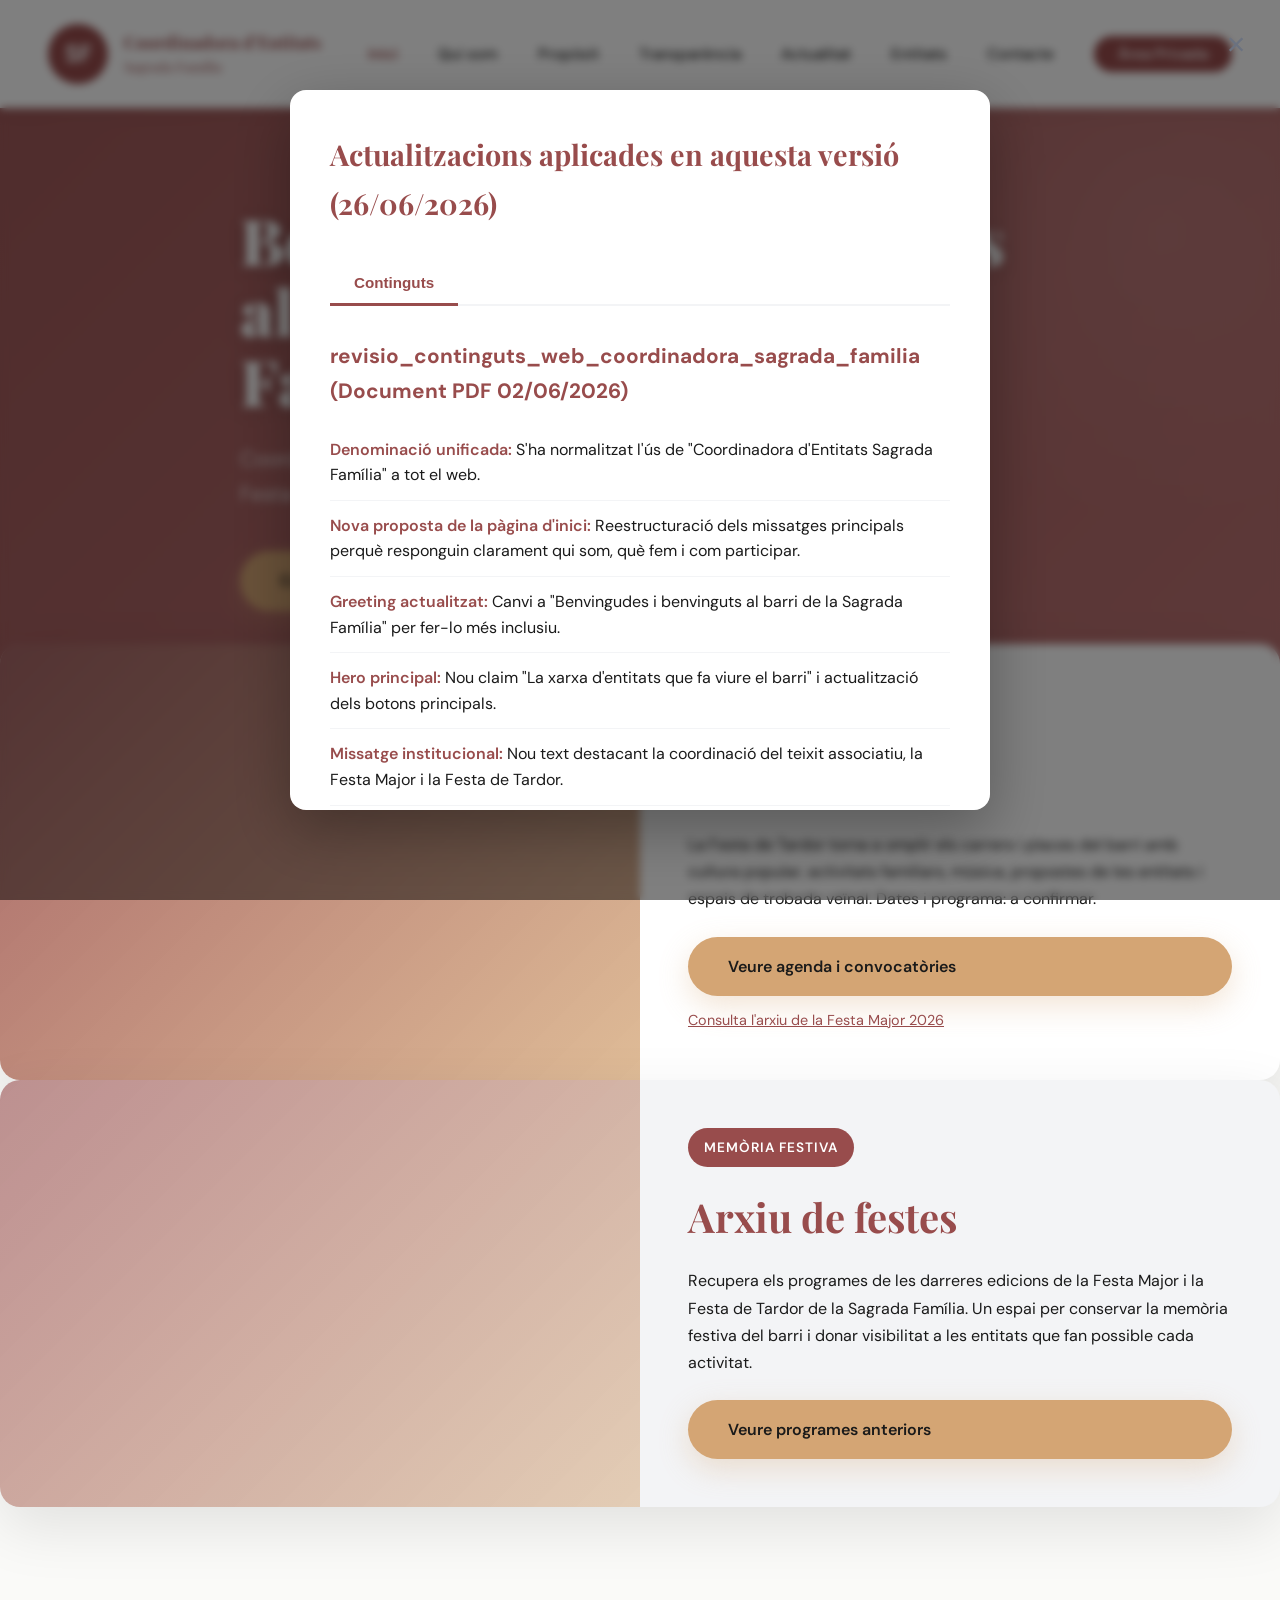
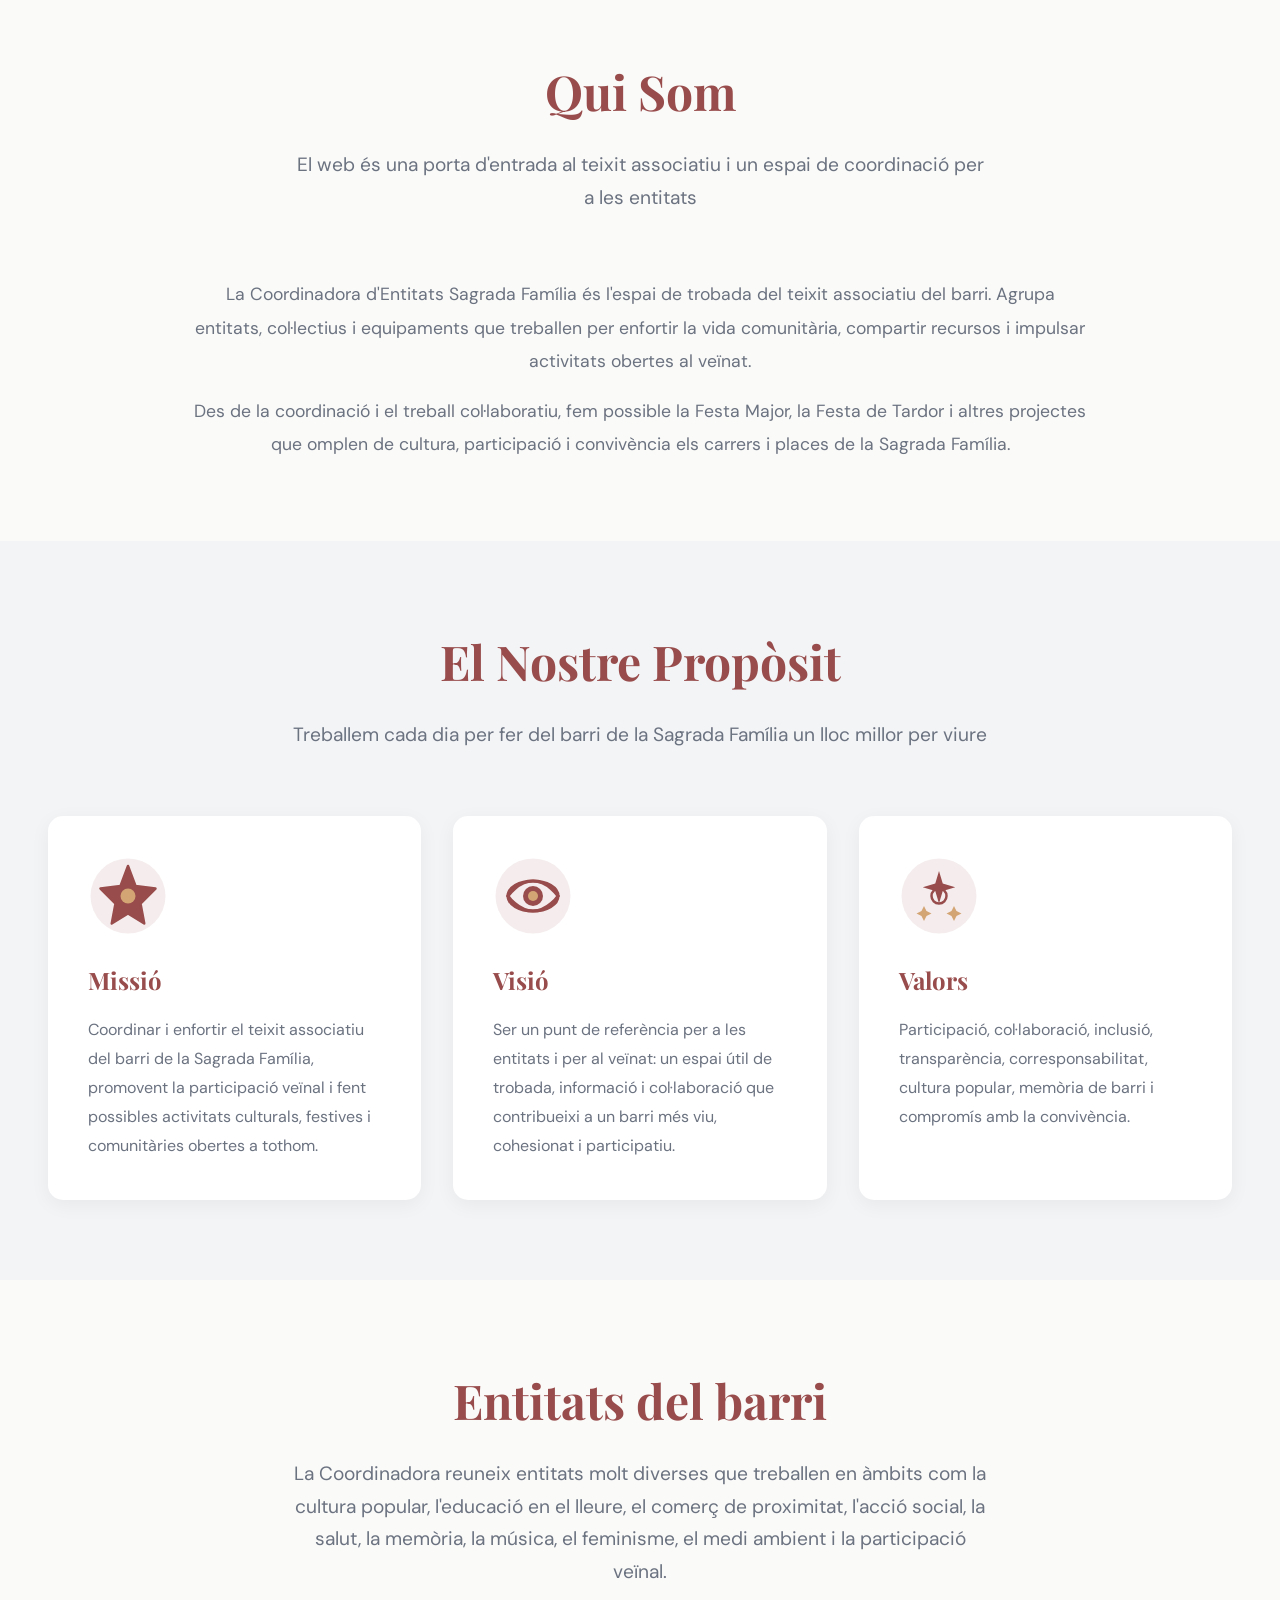
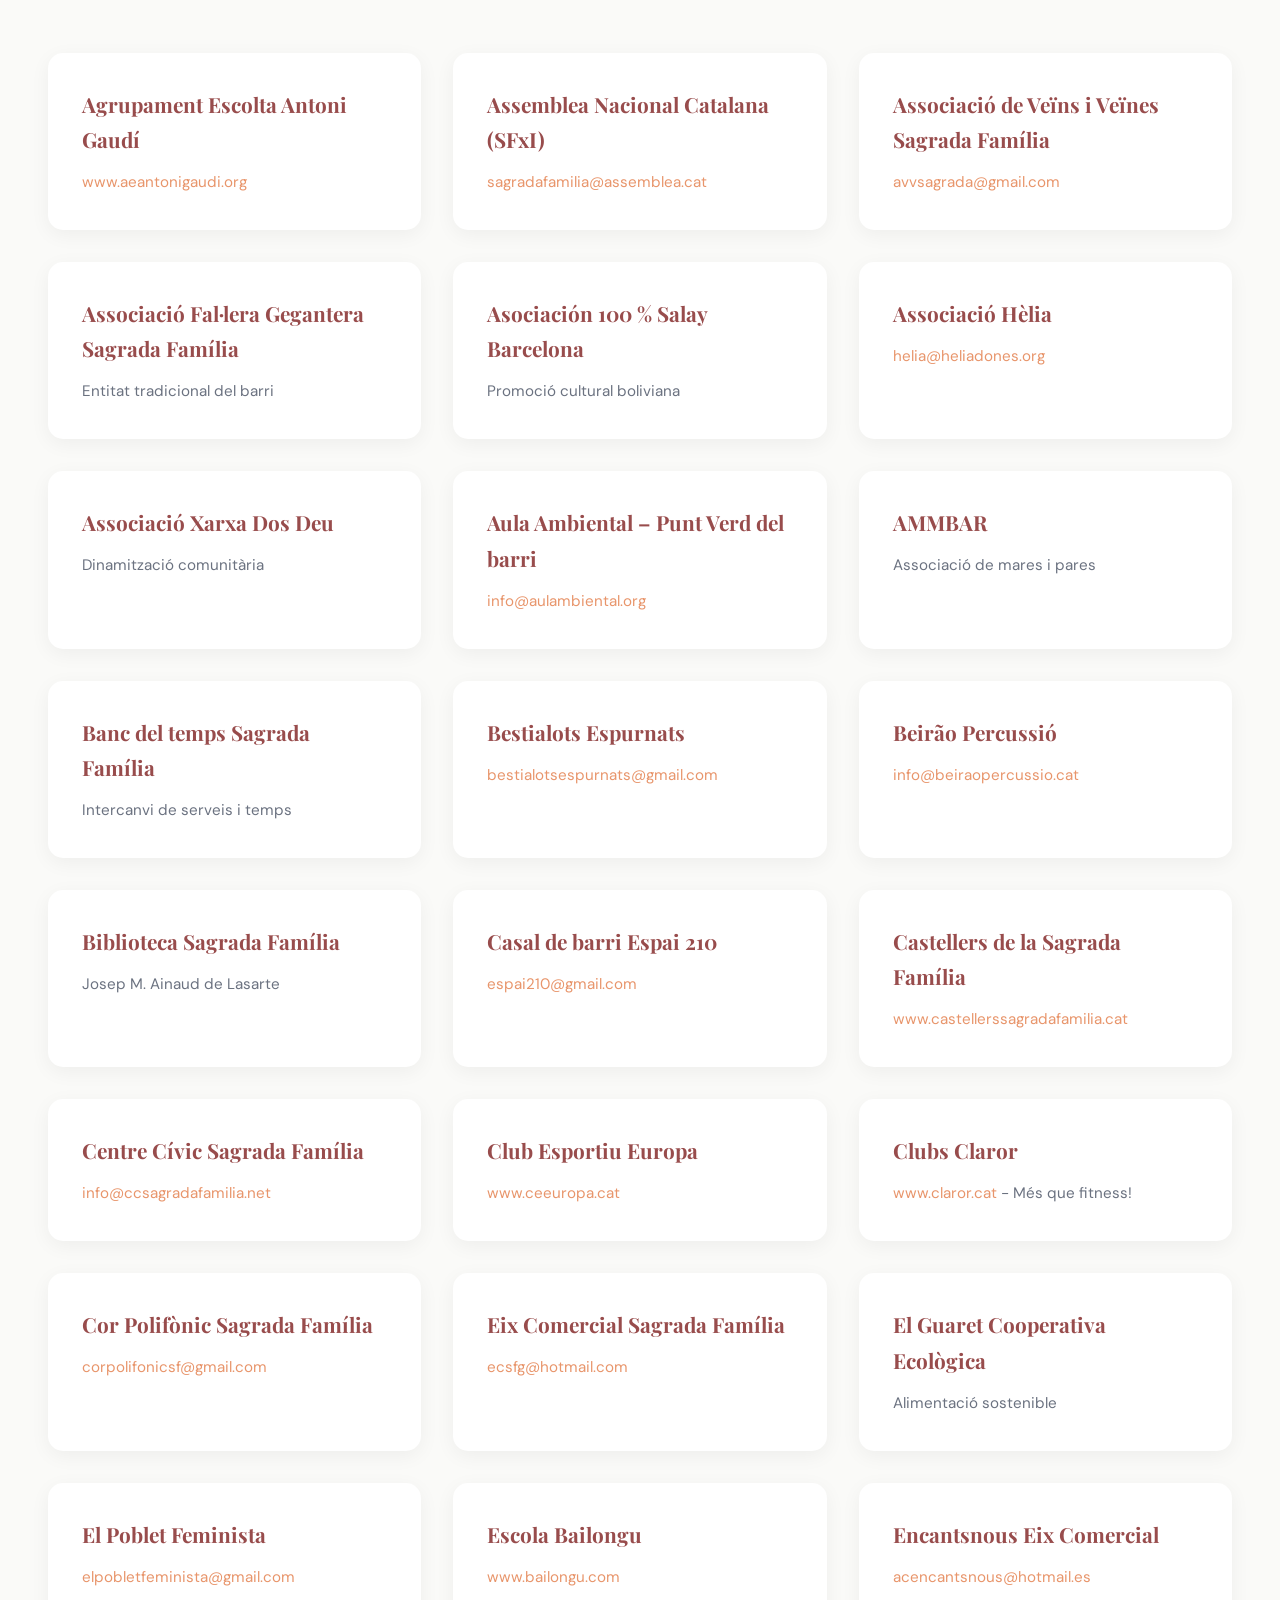
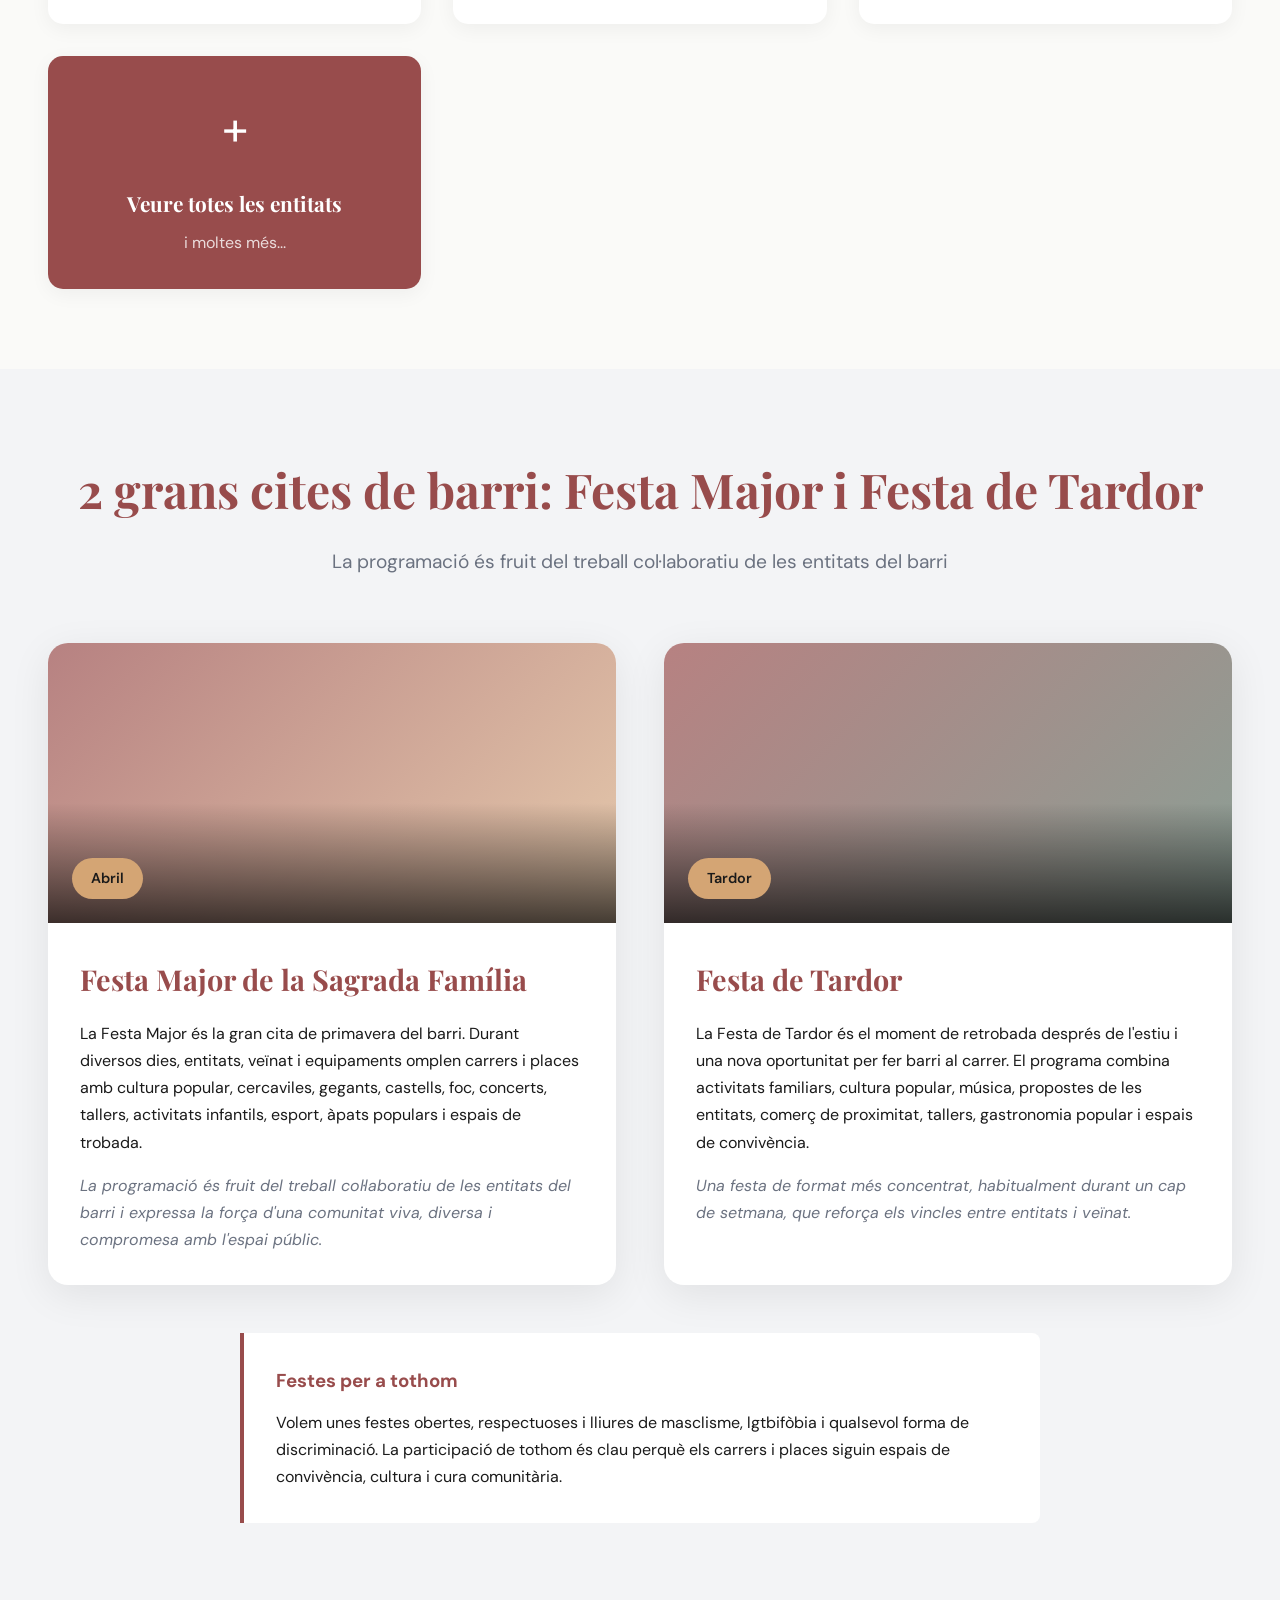
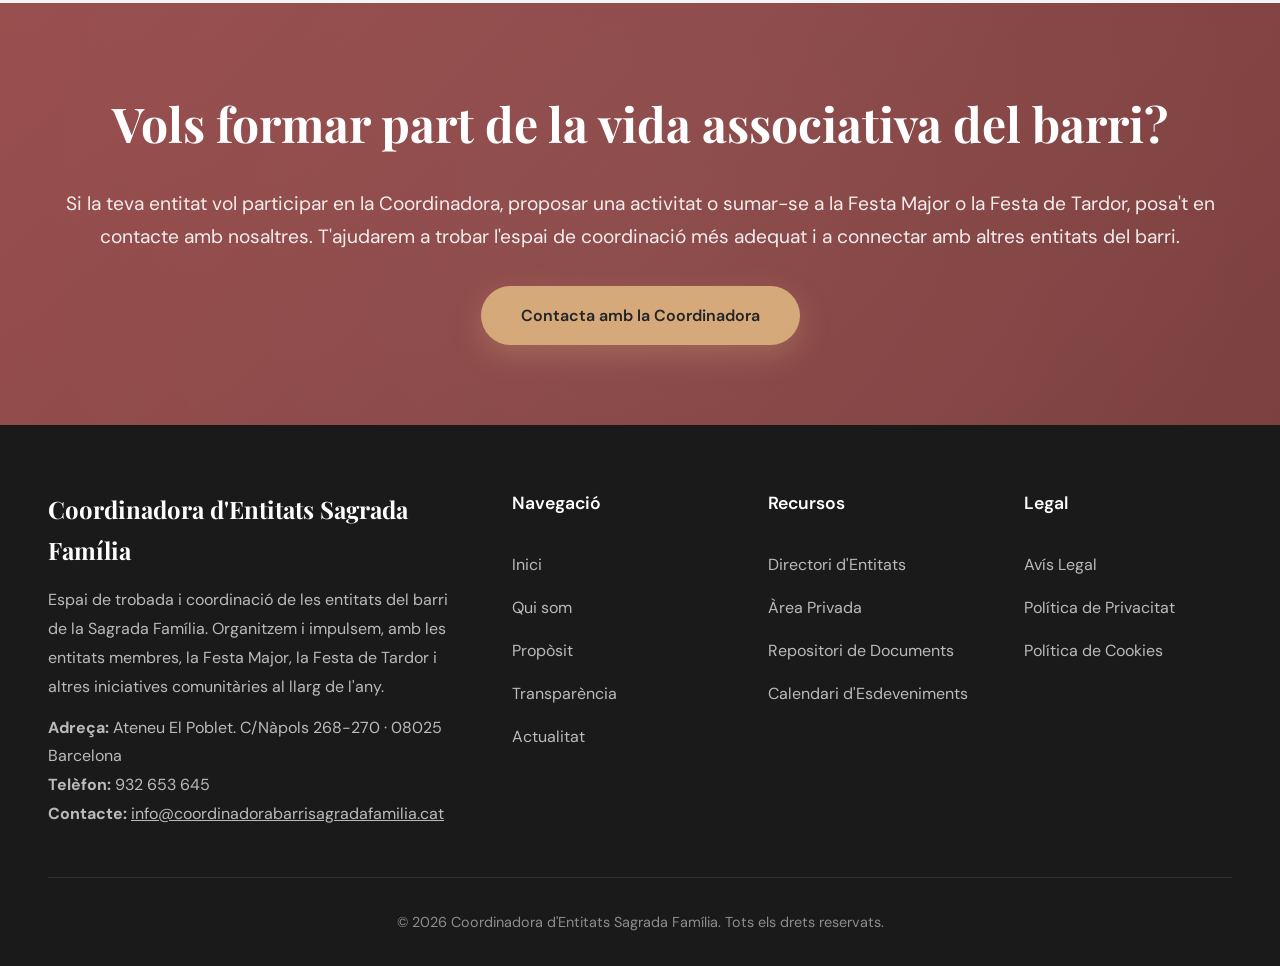
<file: index.html>
<!DOCTYPE html>
<html lang="ca">
<head>
    <meta charset="UTF-8">
    <meta name="viewport" content="width=device-width, initial-scale=1.0">
    <title>Coordinadora d'Entitats Sagrada Família</title>
    <link href="https://fonts.googleapis.com/css2?family=Playfair+Display:wght@400;600;700;900&family=DM+Sans:wght@300;400;500;600&display=swap" rel="stylesheet">
    <link rel="stylesheet" href="styles.css">

</head>
<body>
    
    <!-- Modal de Actualitzacions -->
    <div id="updateModal" class="modal-overlay">
        <div class="modal-content">
            <button class="modal-close" id="closeModal">&times;</button>
            <h2>Actualitzacions aplicades en aquesta versió (26/06/2026)</h2>

            <div class="modal-tabs">
                <button class="modal-tab-btn active" data-tab="continguts">Continguts</button>
            </div>

            <div id="continguts" class="modal-tab-content active">
                <h3>revisio_continguts_web_coordinadora_sagrada_familia (Document PDF 02/06/2026)</h3>
                <ul>
                    <li><strong>Denominació unificada:</strong> S'ha normalitzat l'ús de "Coordinadora d'Entitats
                        Sagrada
                        Família" a tot el web.</li>

                    <li><strong>Nova proposta de la pàgina d'inici:</strong> Reestructuració dels missatges principals
                        perquè responguin clarament qui som, què fem i com participar.</li>

                    <li><strong>Greeting actualitzat:</strong> Canvi a "Benvingudes i benvinguts al barri de la Sagrada
                        Família" per fer-lo més inclusiu.</li>

                    <li><strong>Hero principal:</strong> Nou claim "La xarxa d'entitats que fa viure el barri" i
                        actualització dels botons principals.</li>

                    <li><strong>Missatge institucional:</strong> Nou text destacant la coordinació del teixit
                        associatiu, la
                        Festa Major i la Festa de Tardor.</li>

                    <li><strong>Mòdul "Properament":</strong> Actualitzat per destacar la Festa de Tardor després de la
                        Festa Major 2026.</li>

                    <li><strong>Nou mòdul "Arxiu de festes":</strong> Incorporat per conservar la memòria dels programes
                        de
                        la Festa Major i la Festa de Tardor.</li>

                    <li><strong>Secció "Qui Som":</strong> Reescriptura completa del text institucional amb una
                        descripció
                        més representativa de la Coordinadora i del teixit associatiu.</li>

                    <li><strong>Missió, Visió i Valors:</strong> Incorporats els nous textos consensuats amb èmfasi en
                        participació, col·laboració, inclusió, cultura popular i convivència.</li>

                    <li><strong>Directori d'entitats:</strong> Nou títol "Entitats del barri", text introductori renovat
                        i
                        recomanacions per unificar les fitxes.</li>

                    <li><strong>Esdeveniments:</strong> Reescriptura completa de les descripcions de la Festa Major i la
                        Festa de Tardor.</li>

                    <li><strong>Bloc de convivència:</strong> Afegida la secció "Festes per a tothom" promovent unes
                        festes
                        lliures de discriminació i violències.</li>

                    <li><strong>Actualitat i Agenda:</strong> Nova introducció per substituir contingut fictici per
                        informació real i convocatòries.</li>

                    <li><strong>Transparència:</strong> Preparació de la secció per allotjar documentació pública de la
                        Coordinadora.</li>

                    <li><strong>Contacte:</strong> Afegits adreça, telèfon i correu electrònic oficials.</li>

                    <li><strong>Àrea privada:</strong> Nous textos explicatius sobre l'accés d'entitats, documentació
                        compartida i eines de coordinació.</li>

                    <li><strong>CTA final:</strong> Actualitzat a "Vols formar part de la vida associativa del barri?"
                        amb
                        una invitació més clara per a noves entitats.</li>

                    <li><strong>Peu de pàgina:</strong> Nou text institucional i informació de contacte completa.</li>

                    <li><strong>Coherència general:</strong> Revisió del llenguatge, arquitectura dels continguts i
                        eliminació de referències obsoletes per adaptar el web a la realitat actual de la Coordinadora.
                    </li>
                </ul>
            </div>

            <div class="modal-footer">
                <button class="modal-btn-primary" id="acceptUpdates">Entès</button>
            </div>
        </div>
    </div>

    <!-- Header -->
    <header>
        <div class="header-content">
            <div class="logo">
                <div class="logo-img">SF</div>
                <div class="logo-text">
                    Coordinadora d'Entitats<br>
                    <span style="font-weight: 400; font-size: 0.85rem;">Sagrada Família</span>
                </div>
            </div>
            <nav>
                <button class="nav-toggle" id="navToggle" aria-label="Menu">
                    <span></span>
                    <span></span>
                    <span></span>
                </button>
                <ul id="mainNav">
                    <button class="nav-close" id="navClose" aria-label="Tancar menú">&times;</button>
                    <li><a href="index.html" class="active">Inici</a></li>
                    <li><a href="#qui-som">Qui som</a></li>
                    <li><a href="#proposit">Propòsit</a></li>
                    <li><a href="mockup_transparencia.html">Transparència</a></li>
                    <li><a href="mockup_actualitat.html">Actualitat</a></li>
                    <li><a href="#entitats">Entitats</a></li>
                    <li><a href="#contacte">Contacte</a></li>
                    <li><a href="mockup_login.html" class="nav-btn">Àrea Privada</a></li>
                </ul>
            </nav>
        </div>
    </header>

    <!-- Hero Section -->
    <section class="hero" id="inici">
        <div class="hero-content">
            <h1>Benvingudes i benvinguts al barri de la Sagrada Família</h1>
            <p>Coordinem les entitats que fan possible la Festa Major i la Festa de Tardor</p>
            <a href="#festa-major" class="cta-button">Coneix la Coordinadora</a>
        </div>
    </section>

    <!-- Featured Event -->
    <div class="featured-event" id="festa-major">
        <div class="event-image"></div>
        <div class="event-content">
            <span class="event-tag">Properament</span>
            <h2>Festa de Tardor</h2>
            <p>La Festa de Tardor torna a omplir els carrers i places del barri amb cultura popular, activitats familiars, música, propostes de les entitats i espais de trobada veïnal. Dates i programa: a confirmar.</p>
            <a href="#" class="cta-button" style="margin-top: 1.5rem;">Veure agenda i convocatòries</a>
            <a href="#" style="display:block; margin-top: 0.75rem; color: var(--primary); font-size: 0.9rem;">Consulta l'arxiu de la Festa Major 2026</a>
        </div>
    </div>

    <!-- Arxiu de programes -->
    <div class="featured-event" style="background: var(--gray-light);">
        <div class="event-image" style="background: linear-gradient(135deg, rgba(152,76,76,0.6) 0%, rgba(212,165,116,0.5) 100%), url('https://images.unsplash.com/photo-1519389950473-47ba0277781c?w=800&q=80') center/cover;"></div>
        <div class="event-content">
            <span class="event-tag">Memòria festiva</span>
            <h2>Arxiu de festes</h2>
            <p>Recupera els programes de les darreres edicions de la Festa Major i la Festa de Tardor de la Sagrada Família. Un espai per conservar la memòria festiva del barri i donar visibilitat a les entitats que fan possible cada activitat.</p>
            <a href="#" class="cta-button" style="margin-top: 1.5rem;">Veure programes anteriors</a>
        </div>
    </div>

    <!-- Sección Qui Som -->
    <section class="section" id="qui-som">
        <div class="section-header">
            <h2 class="section-title">Qui Som</h2>
            <p class="section-subtitle">El web és una porta d'entrada al teixit associatiu i un espai de coordinació per a les entitats</p>
        </div>
        <div class="section-text-center">
            <p>La Coordinadora d'Entitats Sagrada Família és l'espai de trobada del teixit associatiu del barri. Agrupa entitats, col·lectius i equipaments que treballen per enfortir la vida comunitària, compartir recursos i impulsar activitats obertes al veïnat.</p>
            <p style="margin-top: 1rem;">Des de la coordinació i el treball col·laboratiu, fem possible la Festa Major, la Festa de Tardor i altres projectes que omplen de cultura, participació i convivència els carrers i places de la Sagrada Família.</p>
        </div>
    </section>

    <!-- Sección Propósito CON SVGs -->
    <section class="section section-bg-light" id="proposit">
        <div class="section-header">
            <h2 class="section-title">El Nostre Propòsit</h2>
            <p class="section-subtitle">Treballem cada dia per fer del barri de la Sagrada Família un lloc millor per viure</p>
        </div>
        <div class="purpose-grid">
            
            <!-- Card 1: Missió -->
            <div class="purpose-card">
                <div class="icon-card">
                    <svg viewBox="0 0 64 64" fill="none" xmlns="http://www.w3.org/2000/svg">
                        <circle cx="32" cy="32" r="30" fill="#984c4c" opacity="0.1"/>
                        <path d="M32 8L38 24L54 26L42 38L45 54L32 46L19 54L22 38L10 26L26 24L32 8Z" fill="#984c4c" stroke="#984c4c" stroke-width="2" stroke-linejoin="round"/>
                        <circle cx="32" cy="32" r="6" fill="#D4A574"/>
                    </svg>
                </div>
                <h3>Missió</h3>
                <p>Coordinar i enfortir el teixit associatiu del barri de la Sagrada Família, promovent la participació veïnal i fent possibles activitats culturals, festives i comunitàries obertes a tothom.</p>
            </div>

            <!-- Card 2: Visió -->
            <div class="purpose-card">
                <div class="icon-card">
                    <svg viewBox="0 0 64 64" fill="none" xmlns="http://www.w3.org/2000/svg">
                        <circle cx="32" cy="32" r="30" fill="#984c4c" opacity="0.1"/>
                        <ellipse cx="32" cy="32" rx="20" ry="12" fill="none" stroke="#984c4c" stroke-width="2.5"/>
                        <circle cx="32" cy="32" r="8" fill="#984c4c"/>
                        <circle cx="32" cy="32" r="4" fill="#D4A574"/>
                        <path d="M12 32C12 32 20 20 32 20C44 20 52 32 52 32" stroke="#984c4c" stroke-width="2.5" stroke-linecap="round"/>
                        <path d="M12 32C12 32 20 44 32 44C44 44 52 32 52 32" stroke="#984c4c" stroke-width="2.5" stroke-linecap="round"/>
                    </svg>
                </div>
                <h3>Visió</h3>
                <p>Ser un punt de referència per a les entitats i per al veïnat: un espai útil de trobada, informació i col·laboració que contribueixi a un barri més viu, cohesionat i participatiu.</p>
            </div>

            <!-- Card 3: Valors -->
            <div class="purpose-card">
                <div class="icon-card">
                    <svg viewBox="0 0 64 64" fill="none" xmlns="http://www.w3.org/2000/svg">
                        <circle cx="32" cy="32" r="30" fill="#984c4c" opacity="0.1"/>
                        <path d="M32 12L35 22L45 25L35 28L32 38L29 28L19 25L29 22L32 12Z" fill="#984c4c"/>
                        <path d="M20 40L22 44L26 46L22 48L20 52L18 48L14 46L18 44L20 40Z" fill="#D4A574"/>
                        <path d="M44 40L46 44L50 46L46 48L44 52L42 48L38 46L42 44L44 40Z" fill="#D4A574"/>
                        <circle cx="32" cy="32" r="6" fill="none" stroke="#984c4c" stroke-width="2"/>
                    </svg>
                </div>
                <h3>Valors</h3>
                <p>Participació, col·laboració, inclusió, transparència, corresponsabilitat, cultura popular, memòria de barri i compromís amb la convivència.</p>
            </div>
        </div>
    </section>

    <!-- Sección Entidades -->
    <section class="section" id="entitats">
        <div class="section-header">
            <h2 class="section-title">Entitats del barri</h2>
            <p class="section-subtitle">La Coordinadora reuneix entitats molt diverses que treballen en àmbits com la cultura popular, l'educació en el lleure, el comerç de proximitat, l'acció social, la salut, la memòria, la música, el feminisme, el medi ambient i la participació veïnal.</p>
        </div>
        
        <div class="entities-grid">
            <!-- Primeras 24 entidades -->
            <div class="entity-card">
                <h3>Agrupament Escolta Antoni Gaudí</h3>
                <p class="entity-contact"><a href="http://www.aeantonigaudi.org" target="_blank">www.aeantonigaudi.org</a></p>
            </div>
            
            <div class="entity-card">
                <h3>Assemblea Nacional Catalana (SFxI)</h3>
                <p class="entity-contact"><a href="mailto:sagradafamilia@assemblea.cat">sagradafamilia@assemblea.cat</a></p>
            </div>
            
            <div class="entity-card">
                <h3>Associació de Veïns i Veïnes Sagrada Família</h3>
                <p class="entity-contact"><a href="mailto:avvsagrada@gmail.com">avvsagrada@gmail.com</a></p>
            </div>
            
            <div class="entity-card">
                <h3>Associació Fal·lera Gegantera Sagrada Família</h3>
                <p class="entity-contact">Entitat tradicional del barri</p>
            </div>
            
            <div class="entity-card">
                <h3>Asociación 100 % Salay Barcelona</h3>
                <p class="entity-contact">Promoció cultural boliviana</p>
            </div>
            
            <div class="entity-card">
                <h3>Associació Hèlia</h3>
                <p class="entity-contact"><a href="mailto:helia@heliadones.org">helia@heliadones.org</a></p>
            </div>
            
            <div class="entity-card">
                <h3>Associació Xarxa Dos Deu</h3>
                <p class="entity-contact">Dinamització comunitària</p>
            </div>
            
            <div class="entity-card">
                <h3>Aula Ambiental – Punt Verd del barri</h3>
                <p class="entity-contact"><a href="mailto:info@aulambiental.org">info@aulambiental.org</a></p>
            </div>
            
            <div class="entity-card">
                <h3>AMMBAR</h3>
                <p class="entity-contact">Associació de mares i pares</p>
            </div>
            
            <div class="entity-card">
                <h3>Banc del temps Sagrada Família</h3>
                <p class="entity-contact">Intercanvi de serveis i temps</p>
            </div>
            
            <div class="entity-card">
                <h3>Bestialots Espurnats</h3>
                <p class="entity-contact"><a href="mailto:bestialotsespurnats@gmail.com">bestialotsespurnats@gmail.com</a></p>
            </div>
            
            <div class="entity-card">
                <h3>Beirão Percussió</h3>
                <p class="entity-contact"><a href="mailto:info@beiraopercussio.cat">info@beiraopercussio.cat</a></p>
            </div>

            <div class="entity-card">
                <h3>Biblioteca Sagrada Família</h3>
                <p class="entity-contact">Josep M. Ainaud de Lasarte</p>
            </div>

            <div class="entity-card">
                <h3>Casal de barri Espai 210</h3>
                <p class="entity-contact"><a href="mailto:espai210@gmail.com">espai210@gmail.com</a></p>
            </div>

            <div class="entity-card">
                <h3>Castellers de la Sagrada Família</h3>
                <p class="entity-contact"><a href="http://www.castellerssagradafamilia.cat" target="_blank">www.castellerssagradafamilia.cat</a></p>
            </div>

            <div class="entity-card">
                <h3>Centre Cívic Sagrada Família</h3>
                <p class="entity-contact"><a href="mailto:info@ccsagradafamilia.net">info@ccsagradafamilia.net</a></p>
            </div>

            <div class="entity-card">
                <h3>Club Esportiu Europa</h3>
                <p class="entity-contact"><a href="http://www.ceeuropa.cat" target="_blank">www.ceeuropa.cat</a></p>
            </div>

            <div class="entity-card">
                <h3>Clubs Claror</h3>
                <p class="entity-contact"><a href="http://www.claror.cat" target="_blank">www.claror.cat</a> - Més que fitness!</p>
            </div>

            <div class="entity-card">
                <h3>Cor Polifònic Sagrada Família</h3>
                <p class="entity-contact"><a href="mailto:corpolifonicsf@gmail.com">corpolifonicsf@gmail.com</a></p>
            </div>

            <div class="entity-card">
                <h3>Eix Comercial Sagrada Família</h3>
                <p class="entity-contact"><a href="mailto:ecsfg@hotmail.com">ecsfg@hotmail.com</a></p>
            </div>

            <div class="entity-card">
                <h3>El Guaret Cooperativa Ecològica</h3>
                <p class="entity-contact">Alimentació sostenible</p>
            </div>

            <div class="entity-card">
                <h3>El Poblet Feminista</h3>
                <p class="entity-contact"><a href="mailto:elpobletfeminista@gmail.com">elpobletfeminista@gmail.com</a></p>
            </div>

            <div class="entity-card">
                <h3>Escola Bailongu</h3>
                <p class="entity-contact"><a href="http://www.bailongu.com" target="_blank">www.bailongu.com</a></p>
            </div>

            <div class="entity-card">
                <h3>Encantsnous Eix Comercial</h3>
                <p class="entity-contact"><a href="mailto:acencantsnous@hotmail.es">acencantsnous@hotmail.es</a></p>
            </div>

            <!-- Card "Ver más" -->
            <div class="entity-card" style="background: var(--primary); color: white; display: flex; align-items: center; justify-content: center; cursor: pointer; border: none;">
                <div style="text-align: center;">
                    <div style="font-size: 3rem; margin-bottom: 1rem;">+</div>
                    <h3 style="color: white; margin: 0;">Veure totes les entitats</h3>
                    <p style="color: rgba(255,255,255,0.8); margin-top: 0.5rem;">i moltes més...</p>
                </div>
            </div>
        </div>
    </section>

    <!-- Eventos Section -->
    <section class="section" style="background: var(--gray-light);">
        <div class="section-header">
            <h2 class="section-title">2 grans cites de barri: Festa Major i Festa de Tardor</h2>
            <p class="section-subtitle">La programació és fruit del treball col·laboratiu de les entitats del barri</p>
        </div>

        <div class="events-timeline">
            <div class="timeline-card">
                <div class="timeline-image" style="background: linear-gradient(135deg, rgba(152, 76, 76, 0.7) 0%, rgba(212, 165, 116, 0.6) 100%), url('https://images.unsplash.com/photo-1527975373525-6c003775eac6?w=800&q=80') center/cover;">
                    <span class="timeline-badge">Abril</span>
                </div>
                <div class="timeline-content">
                    <h3>Festa Major de la Sagrada Família</h3>
                    <p>La Festa Major és la gran cita de primavera del barri. Durant diversos dies, entitats, veïnat i equipaments omplen carrers i places amb cultura popular, cercaviles, gegants, castells, foc, concerts, tallers, activitats infantils, esport, àpats populars i espais de trobada.</p>
                    <p style="color: var(--gray); margin-top: 1rem; font-style: italic;">La programació és fruit del treball col·laboratiu de les entitats del barri i expressa la força d'una comunitat viva, diversa i compromesa amb l'espai públic.</p>
                </div>
            </div>

            <div class="timeline-card">
                <div class="timeline-image" style="background: linear-gradient(135deg, rgba(152, 76, 76, 0.7) 0%, rgba(61, 95, 79, 0.6) 100%), url('https://images.unsplash.com/photo-1533174072545-7a4b6ad7a6c3?w=800&q=80') center/cover;">
                    <span class="timeline-badge">Tardor</span>
                </div>
                <div class="timeline-content">
                    <h3>Festa de Tardor</h3>
                    <p>La Festa de Tardor és el moment de retrobada després de l'estiu i una nova oportunitat per fer barri al carrer. El programa combina activitats familiars, cultura popular, música, propostes de les entitats, comerç de proximitat, tallers, gastronomia popular i espais de convivència.</p>
                    <p style="color: var(--gray); margin-top: 1rem; font-style: italic;">Una festa de format més concentrat, habitualment durant un cap de setmana, que reforça els vincles entre entitats i veïnat.</p>
                </div>
            </div>
        </div>

        <!-- Festes lliures de violències -->
        <div style="max-width: 800px; margin: 3rem auto 0; background: white; border-left: 4px solid var(--primary); padding: 2rem; border-radius: 0 8px 8px 0;">
            <h3 style="color: var(--primary); margin-bottom: 0.75rem;">Festes per a tothom</h3>
            <p>Volem unes festes obertes, respectuoses i lliures de masclisme, lgtbifòbia i qualsevol forma de discriminació. La participació de tothom és clau perquè els carrers i places siguin espais de convivència, cultura i cura comunitària.</p>
        </div>
    </section>

    <!-- Call to Action -->
    <section class="cta-section">
        <h2>Vols formar part de la vida associativa del barri?</h2>
        <p>Si la teva entitat vol participar en la Coordinadora, proposar una activitat o sumar-se a la Festa Major o la Festa de Tardor, posa't en contacte amb nosaltres. T'ajudarem a trobar l'espai de coordinació més adequat i a connectar amb altres entitats del barri.</p>
        <a href="#contacte" class="cta-button">Contacta amb la Coordinadora</a>
    </section>

    <!-- Footer -->
    <footer id="contacte">
        <div class="footer-content">
            <div>
                <div class="footer-logo">Coordinadora d'Entitats Sagrada Família</div>
                <p class="footer-description">Espai de trobada i coordinació de les entitats del barri de la Sagrada Família. Organitzem i impulsem, amb les entitats membres, la Festa Major, la Festa de Tardor i altres iniciatives comunitàries al llarg de l'any.</p>
                <p class="footer-description" style="margin-top: 0.75rem;">
                    <strong>Adreça:</strong> Ateneu El Poblet. C/Nàpols 268-270 · 08025 Barcelona<br>
                    <strong>Telèfon:</strong> 932 653 645<br>
                    <strong>Contacte:</strong> <a href="mailto:info@coordinadorabarrisagradafamilia.cat" style="color: inherit;">info@coordinadorabarrisagradafamilia.cat</a>
                </p>
            </div>
            
            <div class="footer-section">
                <h4>Navegació</h4>
                <ul>
                    <li><a href="#inici">Inici</a></li>
                    <li><a href="#qui-som">Qui som</a></li>
                    <li><a href="#proposit">Propòsit</a></li>
                    <li><a href="#transparencia">Transparència</a></li>
                    <li><a href="#actualitat">Actualitat</a></li>
                </ul>
            </div>
            
            <div class="footer-section">
                <h4>Recursos</h4>
                <ul>
                    <li><a href="#entitats">Directori d'Entitats</a></li>
                    <li><a href="#login">Àrea Privada</a></li>
                    <li><a href="#">Repositori de Documents</a></li>
                    <li><a href="#">Calendari d'Esdeveniments</a></li>
                </ul>
            </div>
            
            <div class="footer-section">
                <h4>Legal</h4>
                <ul>
                    <li><a href="#">Avís Legal</a></li>
                    <li><a href="#">Política de Privacitat</a></li>
                    <li><a href="#">Política de Cookies</a></li>
                </ul>
            </div>
        </div>
        
        <div class="footer-bottom">
            <p>&copy; 2026 Coordinadora d'Entitats Sagrada Família. Tots els drets reservats.</p>
        </div>
    </footer>

    <script>
        const navToggle = document.getElementById('navToggle');
        const navClose = document.getElementById('navClose');
        const mainNav = document.getElementById('mainNav');

        navToggle.addEventListener('click', () => {
            navToggle.classList.toggle('open');
            mainNav.classList.toggle('open');
        });

        navClose.addEventListener('click', () => {
            navToggle.classList.remove('open');
            mainNav.classList.remove('open');
        });

        // Close menu when clicking a link
        document.querySelectorAll('#mainNav a').forEach(link => {
            link.addEventListener('click', () => {
                navToggle.classList.remove('open');
                mainNav.classList.remove('open');
            });
        });

        // Modal functionality
        const updateModal = document.getElementById('updateModal');
        const closeModal = document.getElementById('closeModal');
        const acceptUpdates = document.getElementById('acceptUpdates');
        const modalTabs = document.querySelectorAll('.modal-tab-btn');

        // Show modal on page load
        window.addEventListener('load', () => {
            const hasSeenModal = localStorage.getItem('updateModalSeen_20260610');
            if (!hasSeenModal) {
                updateModal.classList.remove('hidden');
            }
        });

        // Close modal
        function closeUpdateModal() {
            updateModal.classList.add('hidden');
            localStorage.setItem('updateModalSeen_20260610', 'true');
        }

        closeModal.addEventListener('click', closeUpdateModal);
        acceptUpdates.addEventListener('click', closeUpdateModal);

        // Close modal when clicking outside
        updateModal.addEventListener('click', (e) => {
            if (e.target === updateModal) {
                closeUpdateModal();
            }
        });

        // Tab switching functionality
        modalTabs.forEach(tab => {
            tab.addEventListener('click', () => {
                // Remove active class from all tabs and contents
                document.querySelectorAll('.modal-tab-btn').forEach(t => t.classList.remove('active'));
                document.querySelectorAll('.modal-tab-content').forEach(c => c.classList.remove('active'));

                // Add active class to clicked tab and corresponding content
                tab.classList.add('active');
                const tabName = tab.getAttribute('data-tab');
                document.getElementById(tabName).classList.add('active');
            });
        });
    </script>

    <!-- Version Switcher -->
    <!--<style>
        .version-switcher {
            position: fixed;
            bottom: 24px;
            right: 24px;
            background: rgba(255, 255, 255, 0.85);
            backdrop-filter: blur(10px);
            border: 1px solid rgba(0, 0, 0, 0.1);
            padding: 12px 20px;
            border-radius: 50px;
            box-shadow: 0 10px 25px rgba(0,0,0,0.15);
            display: flex;
            align-items: center;
            gap: 12px;
            z-index: 9999;
            text-decoration: none;
            color: #1A1A2E;
            font-family: 'DM Sans', sans-serif;
            font-weight: 600;
            font-size: 0.9rem;
            transition: all 0.3s cubic-bezier(0.175, 0.885, 0.32, 1.275);
        }
        .version-switcher:hover {
            transform: translateY(-5px);
            background: #fff;
            box-shadow: 0 15px 35px rgba(152, 76, 76, 0.2);
            color: #984c4c;
        }
        .version-switcher .v-dot {
            width: 10px;
            height: 10px;
            background: #984c4c;
            border-radius: 50%;
            position: relative;
        }
        .version-switcher .v-dot::after {
            content: '';
            position: absolute;
            top: 0;
            left: 0;
            width: 100%;
            height: 100%;
            background: #984c4c;
            border-radius: 50%;
            animation: pulse-ring 2s infinite;
        }
        @keyframes pulse-ring {
            0% { transform: scale(0.8); opacity: 0.5; }
            80%, 100% { transform: scale(2.5); opacity: 0; }
        }
    </style>
    <a href="index2.html" class="version-switcher">
        <span class="v-dot"></span>
        <span>Explorar Versió 2 (Dinàmica)</span>
    </a>-->
</body>
</html>
</file>
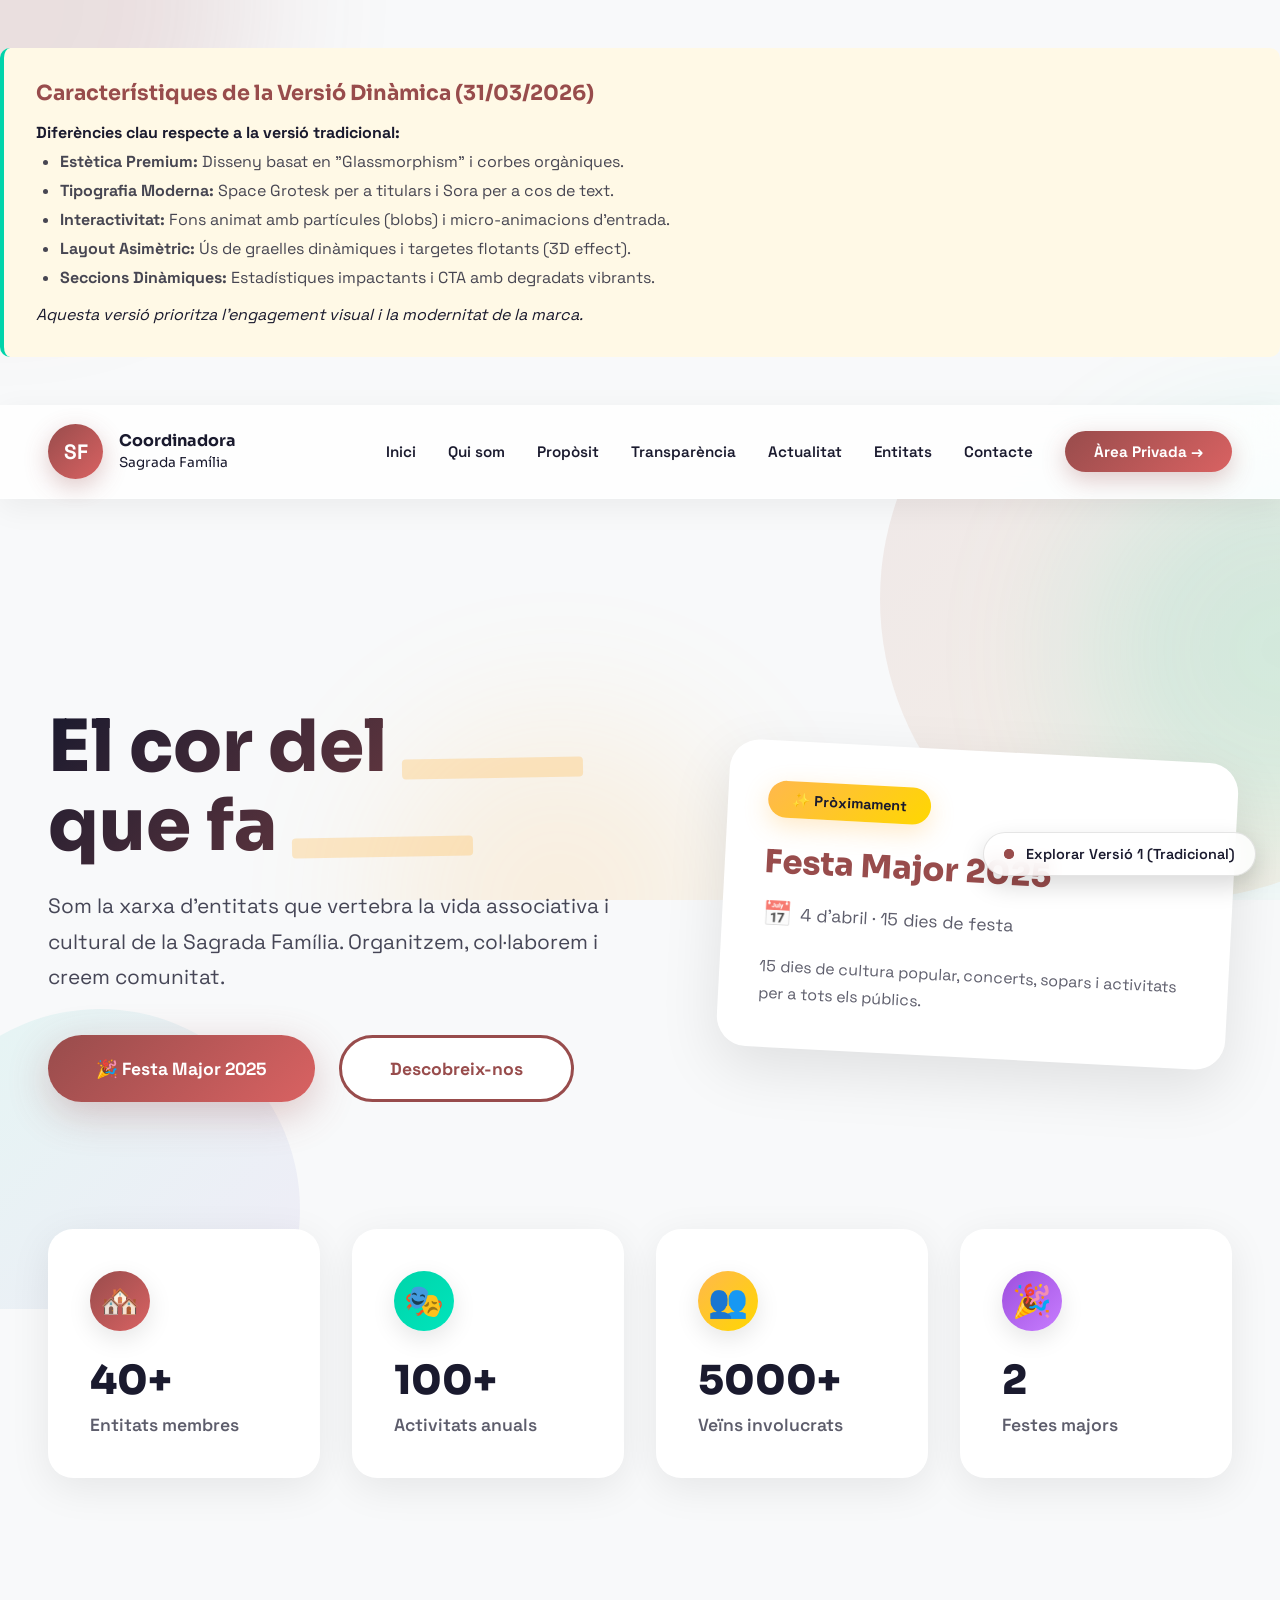
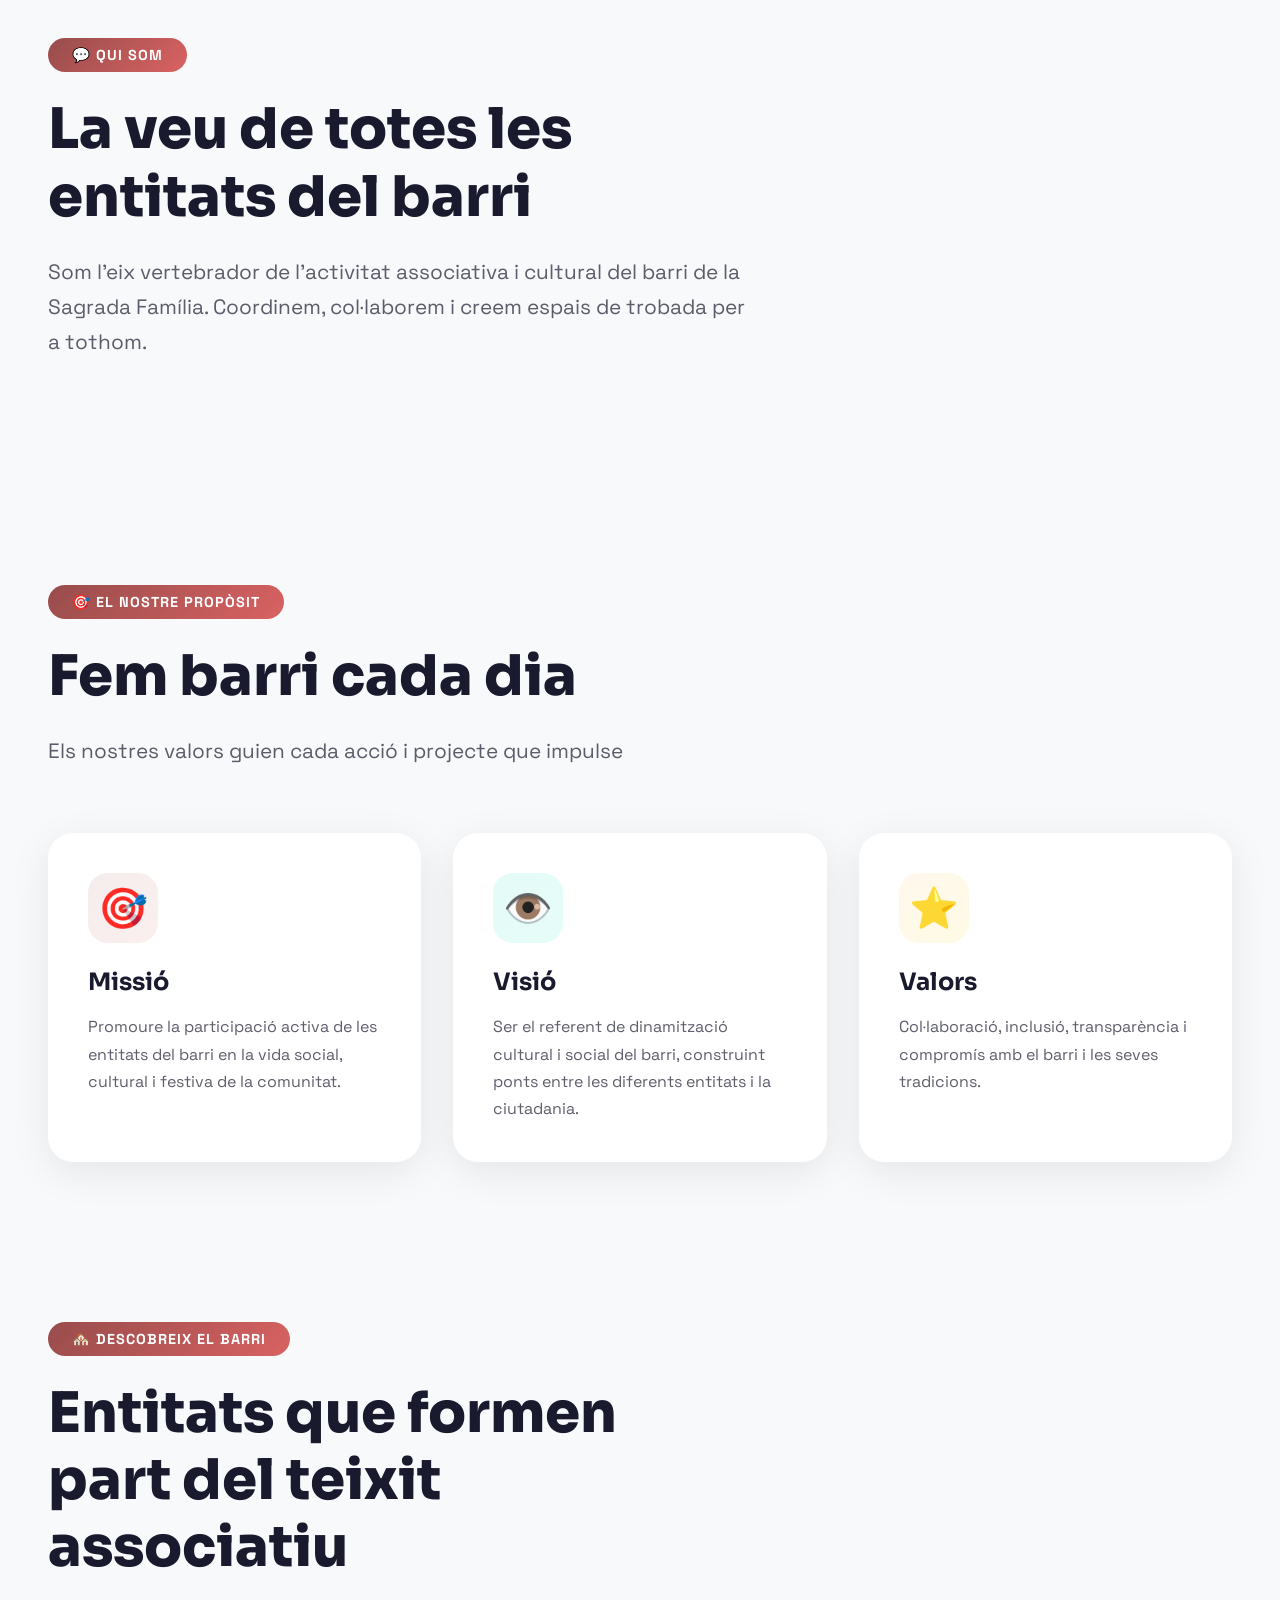
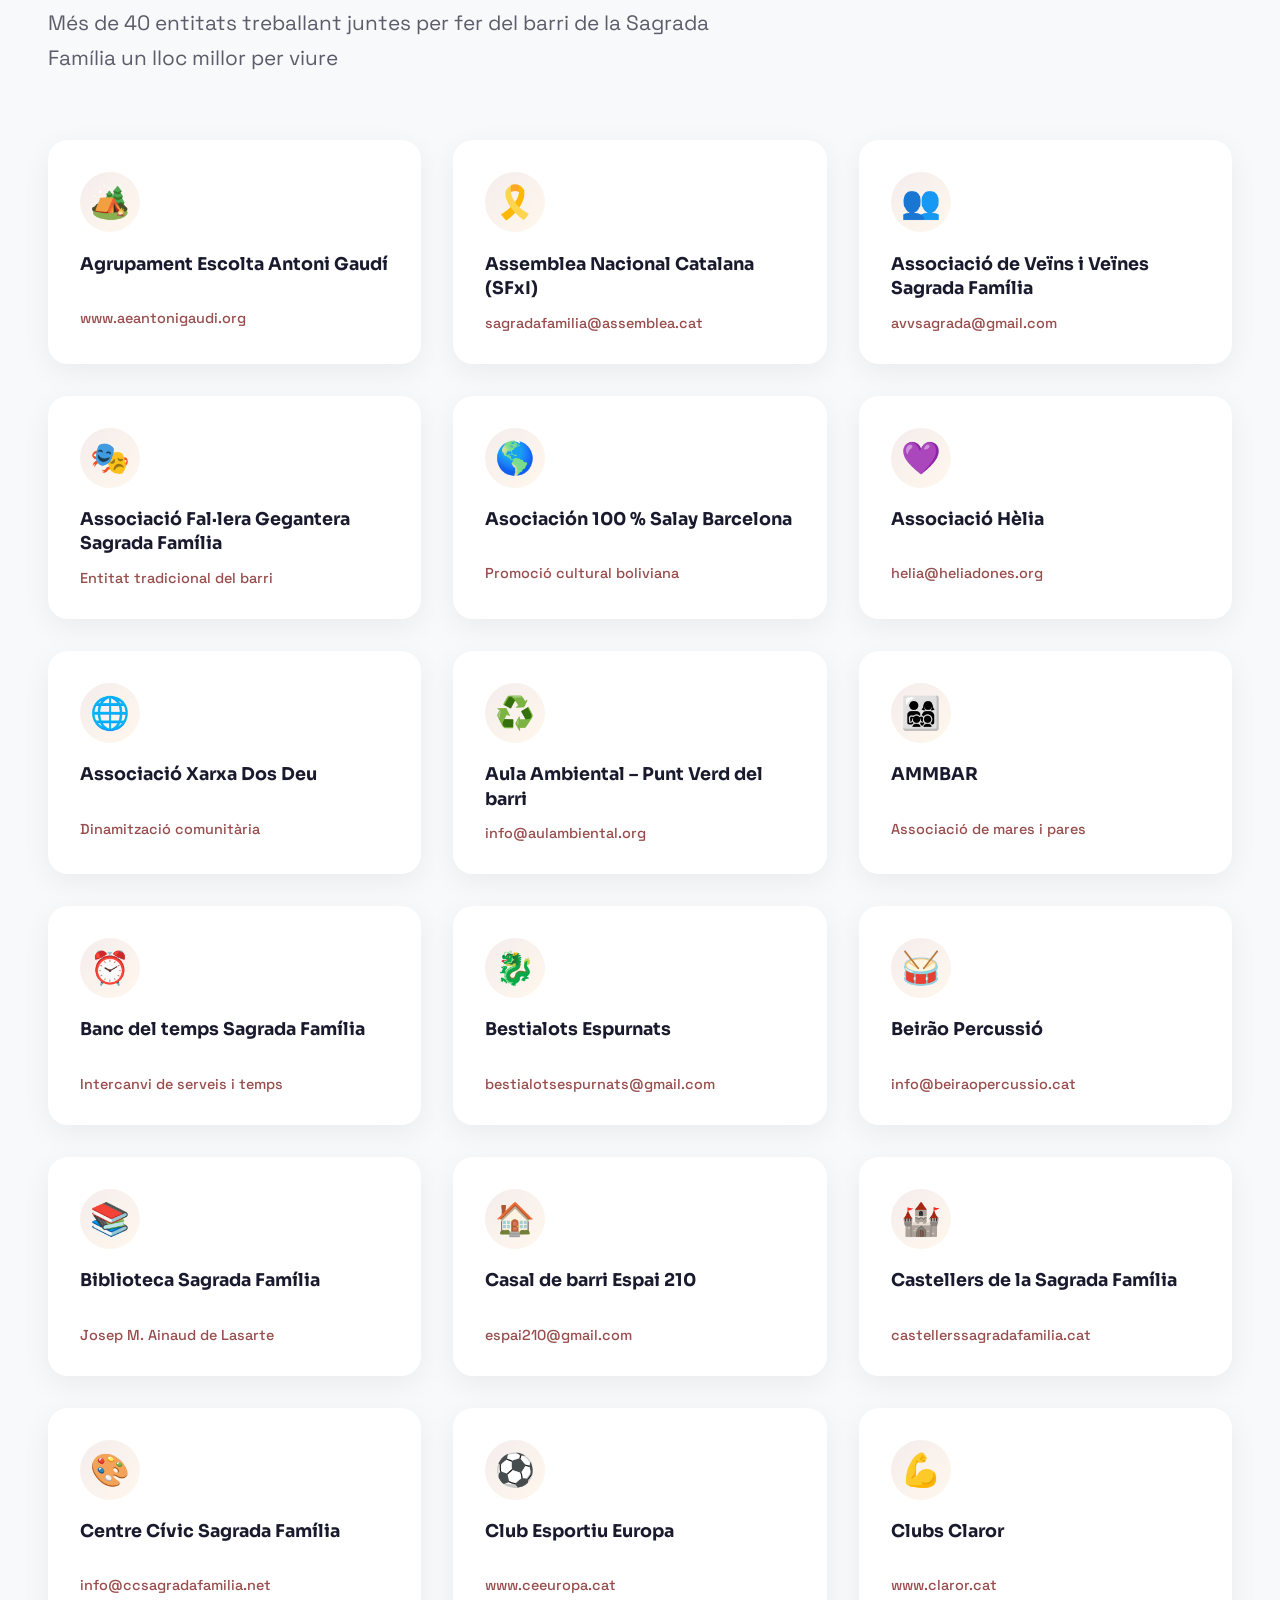
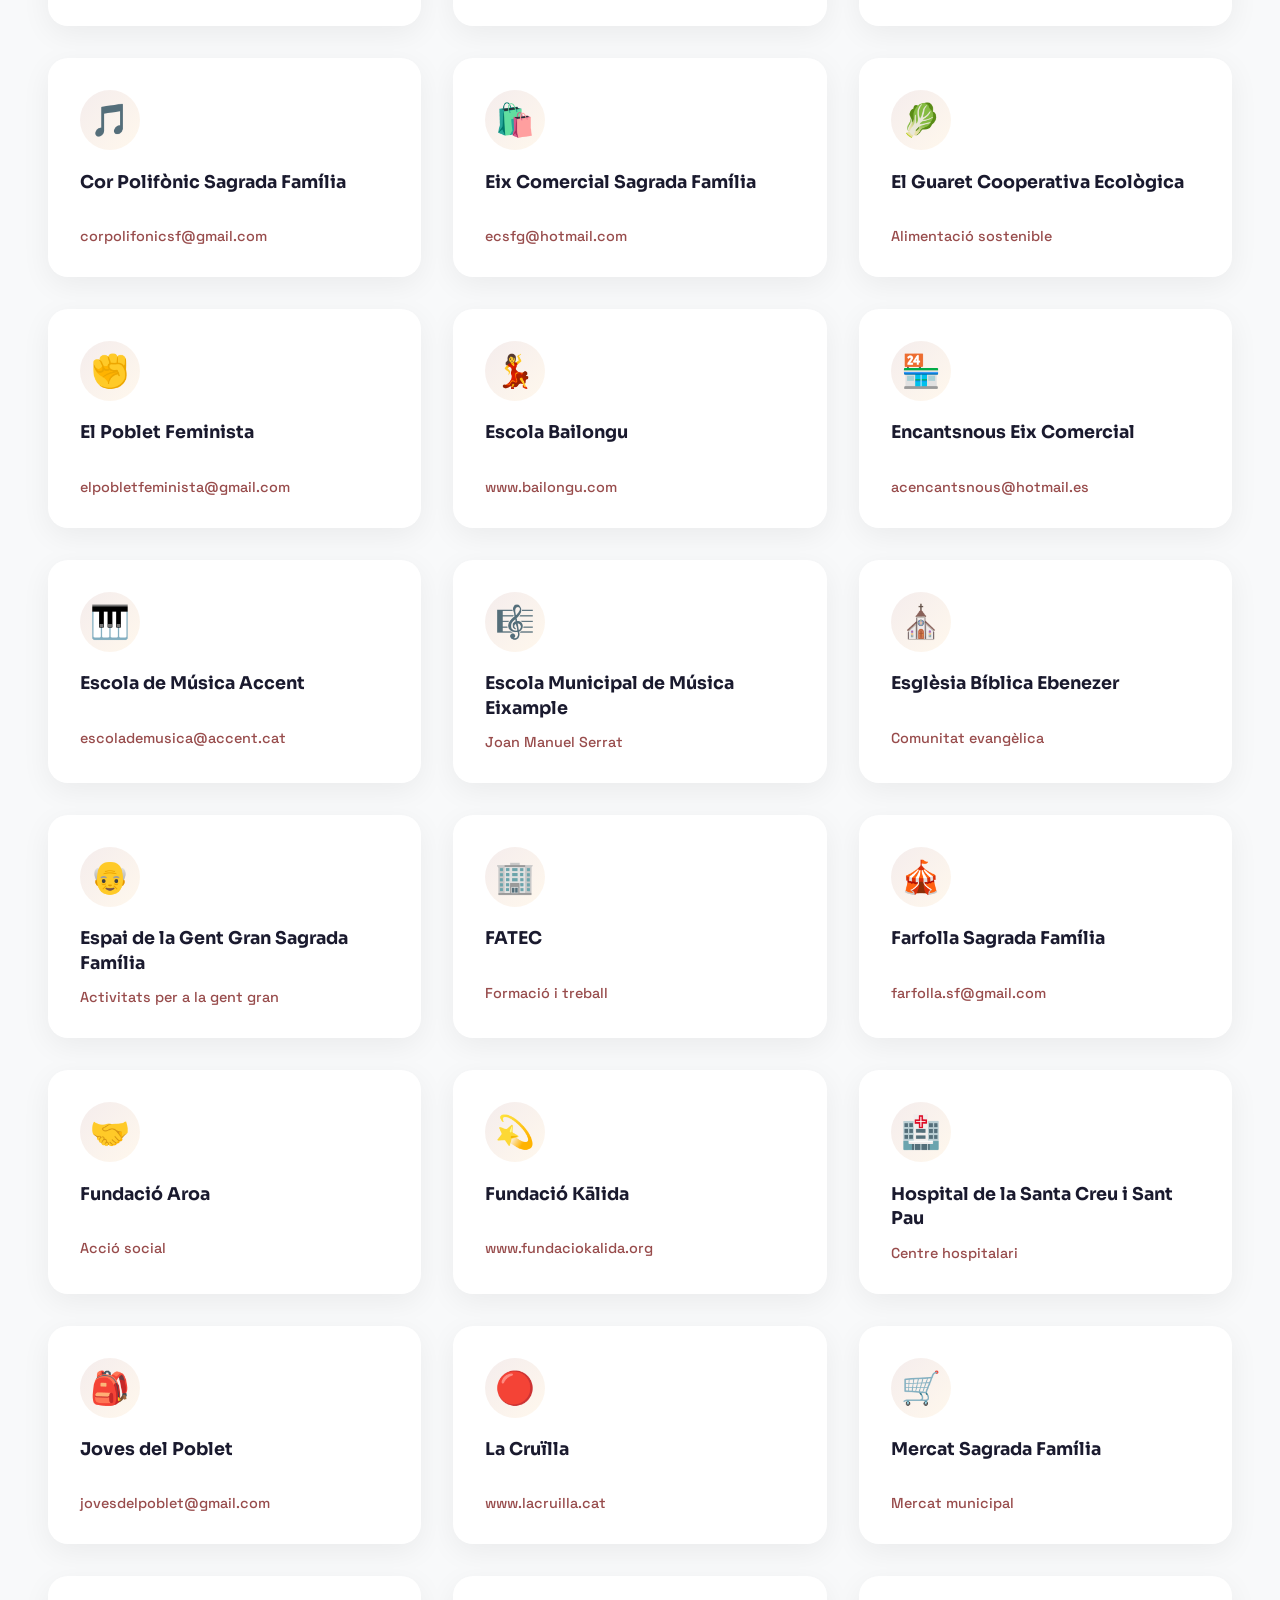
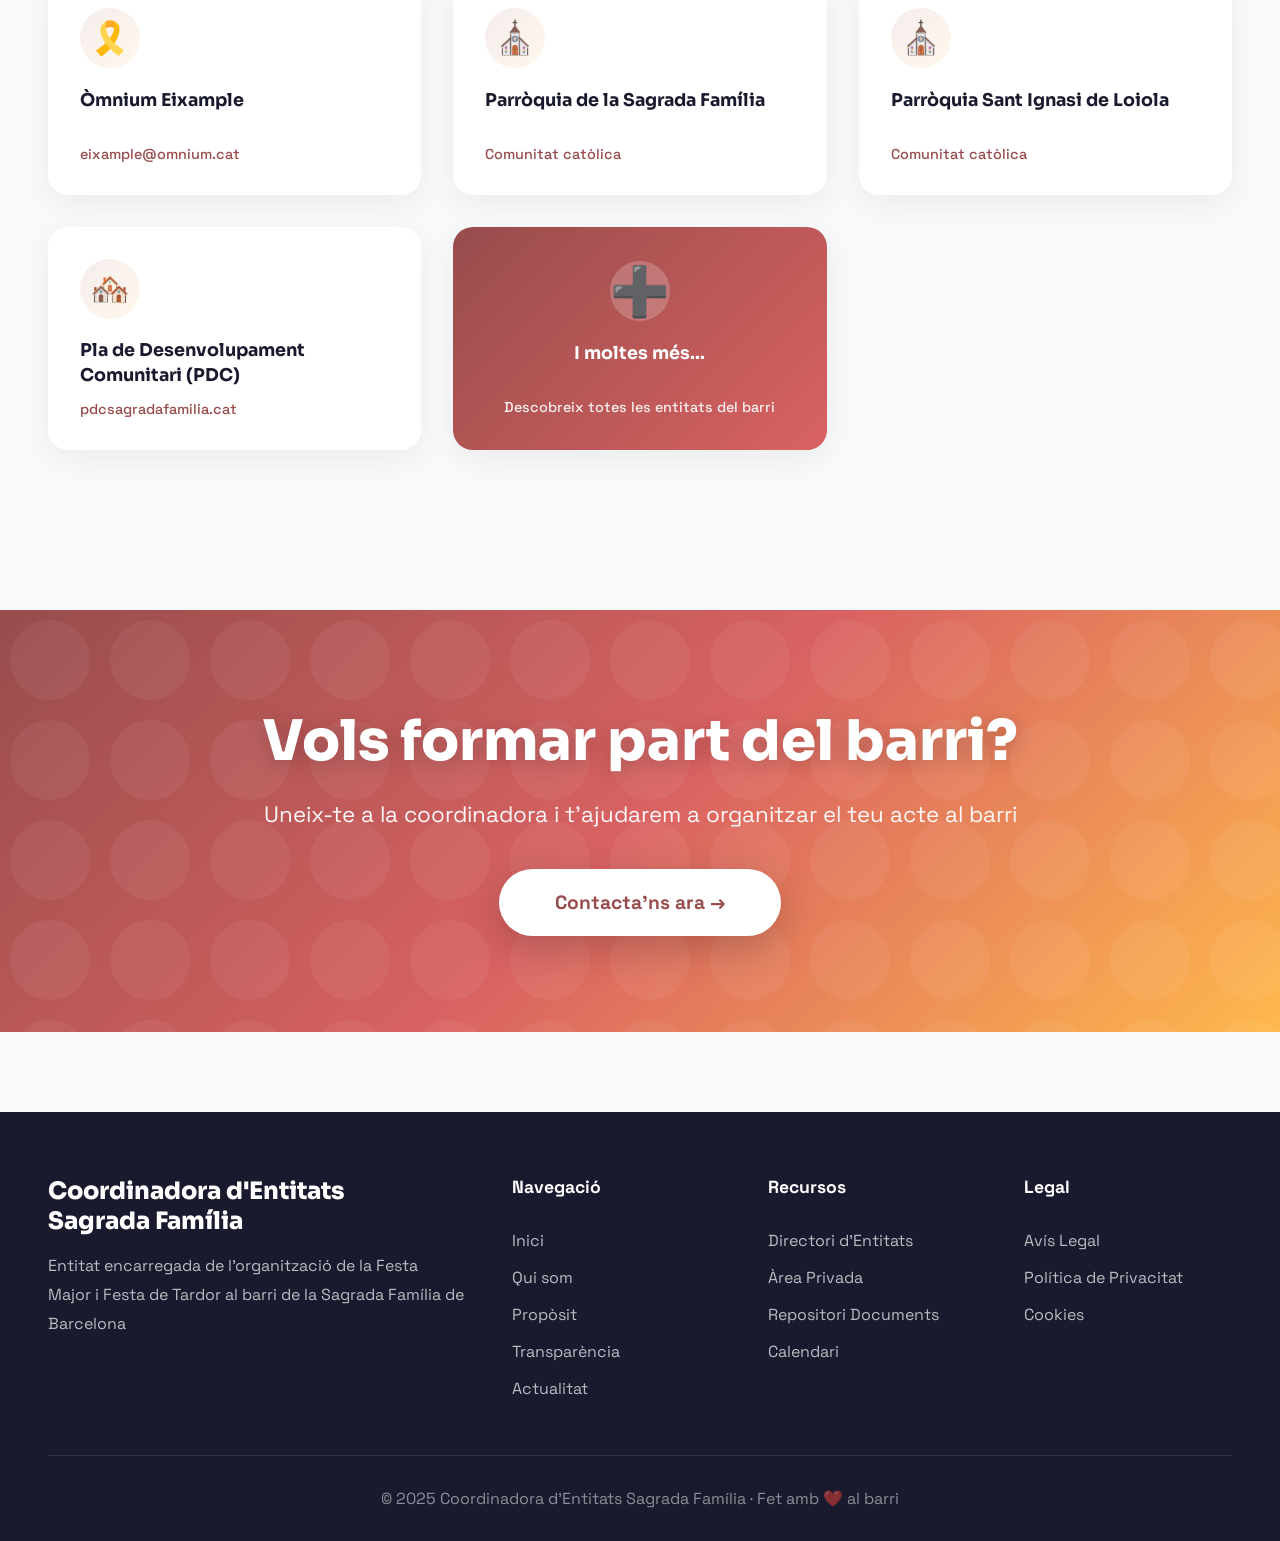
<file: index2.html>
<!DOCTYPE html>
<html lang="ca">

<head>
    <meta charset="UTF-8">
    <meta name="viewport" content="width=device-width, initial-scale=1.0">
    <title>Coordinadora Sagrada Família - Versió Dinàmica</title>
    <link
        href="https://fonts.googleapis.com/css2?family=Space+Grotesk:wght@400;500;600;700&family=Sora:wght@300;400;600;800&display=swap"
        rel="stylesheet">
    <style>
        :root {
            --primary: #984c4c;
            --primary-bright: #d96262;
            --secondary: #FFB84D;
            --accent: #00D4AA;
            --purple: #9D4EDD;
            --dark: #1A1A2E;
            --light: #FFFFFF;
            --bg: #F8F9FA;
        }

        * {
            margin: 0;
            padding: 0;
            box-sizing: border-box;
        }

        body {
            font-family: 'Space Grotesk', sans-serif;
            background: var(--bg);
            color: var(--dark);
            overflow-x: hidden;
        }

        /* Animated Background Blobs */
        .bg-blobs {
            position: fixed;
            width: 100%;
            height: 100%;
            top: 0;
            left: 0;
            z-index: -1;
            overflow: hidden;
        }

        .blob {
            position: absolute;
            border-radius: 50%;
            filter: blur(80px);
            opacity: 0.15;
            animation: float 20s infinite ease-in-out;
        }

        .blob-1 {
            width: 500px;
            height: 500px;
            background: var(--primary);
            top: -250px;
            left: -250px;
            animation-delay: 0s;
        }

        .blob-2 {
            width: 400px;
            height: 400px;
            background: var(--accent);
            top: 50%;
            right: -200px;
            animation-delay: 5s;
        }

        .blob-3 {
            width: 350px;
            height: 350px;
            background: var(--secondary);
            bottom: -175px;
            left: 30%;
            animation-delay: 10s;
        }

        @keyframes float {

            0%,
            100% {
                transform: translate(0, 0) scale(1);
            }

            33% {
                transform: translate(50px, -50px) scale(1.1);
            }

            66% {
                transform: translate(-30px, 30px) scale(0.9);
            }
        }

        /* Header con estilo glassmorphism */
        header {
            background: rgba(255, 255, 255, 0.8);
            backdrop-filter: blur(20px);
            border-bottom: 1px solid rgba(255, 255, 255, 0.3);
            position: sticky;
            top: 0;
            z-index: 1000;
            box-shadow: 0 8px 32px rgba(0, 0, 0, 0.06);
        }

        .header-content {
            max-width: 1400px;
            margin: 0 auto;
            padding: 1.2rem 3rem;
            display: flex;
            justify-content: space-between;
            align-items: center;
        }

        .logo {
            display: flex;
            align-items: center;
            gap: 1rem;
        }

        .logo-bubble {
            width: 55px;
            height: 55px;
            background: linear-gradient(135deg, var(--primary) 0%, var(--primary-bright) 100%);
            border-radius: 50%;
            display: flex;
            align-items: center;
            justify-content: center;
            font-weight: 800;
            font-size: 1.3rem;
            color: white;
            box-shadow: 0 8px 24px rgba(152, 76, 76, 0.3);
            transition: transform 0.3s ease;
        }

        .logo-bubble:hover {
            transform: rotate(10deg) scale(1.1);
        }

        .logo-text {
            font-family: 'Sora', sans-serif;
            font-size: 1rem;
            font-weight: 700;
            color: var(--dark);
            line-height: 1.3;
        }

        nav ul {
            display: flex;
            gap: 2rem;
            list-style: none;
            align-items: center;
        }

        nav a {
            text-decoration: none;
            color: var(--dark);
            font-weight: 600;
            font-size: 0.95rem;
            position: relative;
            transition: color 0.3s ease;
        }

        nav a::after {
            content: '';
            position: absolute;
            bottom: -5px;
            left: 0;
            width: 0;
            height: 3px;
            background: linear-gradient(90deg, var(--primary), var(--accent));
            border-radius: 3px;
            transition: width 0.3s ease;
        }

        nav a:hover {
            color: var(--primary);
        }

        nav a:hover::after {
            width: 100%;
        }

        .btn-area-privada {
            background: linear-gradient(135deg, var(--primary) 0%, var(--primary-bright) 100%);
            color: white;
            padding: 0.7rem 1.8rem;
            border-radius: 50px;
            font-weight: 700;
            box-shadow: 0 8px 24px rgba(152, 76, 76, 0.3);
            transition: all 0.3s ease;
        }

        .btn-area-privada:hover {
            transform: translateY(-3px);
            box-shadow: 0 12px 32px rgba(152, 76, 76, 0.4);
        }

        /* Hero Section con formas dinámicas */
        .hero {
            min-height: 90vh;
            display: flex;
            align-items: center;
            position: relative;
            overflow: hidden;
        }

        .hero-shape {
            position: absolute;
            border-radius: 50%;
            z-index: 1;
        }

        .shape-1 {
            width: 600px;
            height: 600px;
            background: linear-gradient(135deg, rgba(152, 76, 76, 0.1) 0%, rgba(255, 184, 77, 0.1) 100%);
            top: -200px;
            right: -200px;
            animation: pulse 8s infinite ease-in-out;
        }

        .shape-2 {
            width: 400px;
            height: 400px;
            background: linear-gradient(135deg, rgba(0, 212, 170, 0.08) 0%, rgba(157, 78, 221, 0.08) 100%);
            bottom: -100px;
            left: -100px;
            animation: pulse 10s infinite ease-in-out;
            animation-delay: 2s;
        }

        @keyframes pulse {

            0%,
            100% {
                transform: scale(1);
                opacity: 0.1;
            }

            50% {
                transform: scale(1.1);
                opacity: 0.15;
            }
        }

        .hero-content {
            max-width: 1400px;
            margin: 0 auto;
            padding: 0 3rem;
            display: grid;
            grid-template-columns: 1.2fr 1fr;
            gap: 4rem;
            align-items: center;
            position: relative;
            z-index: 2;
        }

        .hero-text h1 {
            font-family: 'Sora', sans-serif;
            font-size: 4.5rem;
            font-weight: 800;
            line-height: 1.1;
            margin-bottom: 1.5rem;
            background: linear-gradient(135deg, var(--dark) 0%, var(--primary) 100%);
            -webkit-background-clip: text;
            -webkit-text-fill-color: transparent;
            background-clip: text;
        }

        .hero-text .highlight {
            position: relative;
            display: inline-block;
        }

        .hero-text .highlight::after {
            content: '';
            position: absolute;
            bottom: 8px;
            left: 0;
            width: 100%;
            height: 20px;
            background: var(--secondary);
            opacity: 0.3;
            border-radius: 4px;
            z-index: -1;
            transform: rotate(-1deg);
        }

        .hero-text p {
            font-size: 1.3rem;
            color: var(--dark);
            opacity: 0.8;
            line-height: 1.7;
            margin-bottom: 2.5rem;
        }

        .hero-buttons {
            display: flex;
            gap: 1.5rem;
            flex-wrap: wrap;
        }

        .btn-primary {
            background: linear-gradient(135deg, var(--primary) 0%, var(--primary-bright) 100%);
            color: white;
            padding: 1.2rem 3rem;
            border-radius: 50px;
            text-decoration: none;
            font-weight: 700;
            font-size: 1.1rem;
            display: inline-flex;
            align-items: center;
            gap: 0.8rem;
            box-shadow: 0 12px 40px rgba(152, 76, 76, 0.3);
            transition: all 0.3s ease;
        }

        .btn-primary:hover {
            transform: translateY(-4px);
            box-shadow: 0 16px 50px rgba(152, 76, 76, 0.4);
        }

        .btn-secondary {
            background: white;
            color: var(--primary);
            padding: 1.2rem 3rem;
            border-radius: 50px;
            text-decoration: none;
            font-weight: 700;
            font-size: 1.1rem;
            border: 3px solid var(--primary);
            display: inline-flex;
            align-items: center;
            gap: 0.8rem;
            transition: all 0.3s ease;
        }

        .btn-secondary:hover {
            background: var(--primary);
            color: white;
            transform: translateY(-4px);
        }

        /* Hero Visual Card con efecto 3D */
        .hero-visual {
            position: relative;
        }

        .floating-card {
            background: white;
            border-radius: 30px;
            padding: 2.5rem;
            box-shadow: 0 20px 60px rgba(0, 0, 0, 0.1);
            transform: rotate(3deg);
            transition: transform 0.3s ease;
        }

        .floating-card:hover {
            transform: rotate(0deg) translateY(-10px);
        }

        .card-badge {
            background: linear-gradient(135deg, var(--secondary) 0%, #FFD700 100%);
            color: var(--dark);
            padding: 0.6rem 1.5rem;
            border-radius: 50px;
            font-weight: 700;
            font-size: 0.9rem;
            display: inline-block;
            margin-bottom: 1.5rem;
            box-shadow: 0 8px 24px rgba(255, 184, 77, 0.3);
        }

        .card-title {
            font-family: 'Sora', sans-serif;
            font-size: 2rem;
            font-weight: 800;
            margin-bottom: 1rem;
            color: var(--primary);
        }

        .card-date {
            font-size: 1.1rem;
            color: var(--dark);
            opacity: 0.7;
            margin-bottom: 1.5rem;
            display: flex;
            align-items: center;
            gap: 0.5rem;
        }

        .card-emoji {
            font-size: 1.5rem;
        }

        /* Stats Section con cards dinámicas */
        .stats-section {
            max-width: 1400px;
            margin: -80px auto 5rem;
            padding: 0 3rem;
            position: relative;
            z-index: 3;
        }

        .stats-grid {
            display: grid;
            grid-template-columns: repeat(auto-fit, minmax(250px, 1fr));
            gap: 2rem;
        }

        .stat-card {
            background: white;
            padding: 2.5rem;
            border-radius: 25px;
            box-shadow: 0 10px 40px rgba(0, 0, 0, 0.08);
            transition: all 0.3s ease;
            border: 2px solid transparent;
        }

        .stat-card:hover {
            transform: translateY(-10px);
            border-color: var(--accent);
            box-shadow: 0 20px 60px rgba(0, 0, 0, 0.12);
        }

        .stat-icon {
            width: 60px;
            height: 60px;
            border-radius: 50%;
            display: flex;
            align-items: center;
            justify-content: center;
            font-size: 2rem;
            margin-bottom: 1.5rem;
            box-shadow: 0 8px 24px rgba(0, 0, 0, 0.1);
        }

        .stat-card:nth-child(1) .stat-icon {
            background: linear-gradient(135deg, var(--primary) 0%, var(--primary-bright) 100%);
        }

        .stat-card:nth-child(2) .stat-icon {
            background: linear-gradient(135deg, var(--accent) 0%, #00E5BC 100%);
        }

        .stat-card:nth-child(3) .stat-icon {
            background: linear-gradient(135deg, var(--secondary) 0%, #FFD700 100%);
        }

        .stat-card:nth-child(4) .stat-icon {
            background: linear-gradient(135deg, var(--purple) 0%, #C77DFF 100%);
        }

        .stat-number {
            font-family: 'Sora', sans-serif;
            font-size: 2.5rem;
            font-weight: 800;
            color: var(--dark);
            margin-bottom: 0.5rem;
        }

        .stat-label {
            font-size: 1.1rem;
            color: var(--dark);
            opacity: 0.7;
            font-weight: 600;
        }

        /* Section con layout asimétrico */
        .section {
            padding: 5rem 3rem;
            max-width: 1400px;
            margin: 0 auto;
        }

        .section-header {
            max-width: 700px;
            margin-bottom: 4rem;
        }

        .section-label {
            background: linear-gradient(135deg, var(--primary) 0%, var(--primary-bright) 100%);
            color: white;
            padding: 0.5rem 1.5rem;
            border-radius: 50px;
            font-weight: 700;
            font-size: 0.9rem;
            display: inline-block;
            margin-bottom: 1.5rem;
            text-transform: uppercase;
            letter-spacing: 1px;
        }

        .section-title {
            font-family: 'Sora', sans-serif;
            font-size: 3.5rem;
            font-weight: 800;
            line-height: 1.2;
            margin-bottom: 1.5rem;
            color: var(--dark);
        }

        .section-subtitle {
            font-size: 1.3rem;
            color: var(--dark);
            opacity: 0.7;
            line-height: 1.7;
        }

        /* Cards con diseño moderno */
        .cards-grid {
            display: grid;
            grid-template-columns: repeat(auto-fit, minmax(320px, 1fr));
            gap: 2rem;
        }

        .modern-card {
            background: white;
            border-radius: 25px;
            overflow: hidden;
            box-shadow: 0 10px 40px rgba(0, 0, 0, 0.08);
            transition: all 0.3s ease;
            position: relative;
        }

        .modern-card::before {
            content: '';
            position: absolute;
            top: 0;
            left: 0;
            right: 0;
            height: 5px;
            background: linear-gradient(90deg, var(--primary), var(--accent), var(--secondary));
            transform: scaleX(0);
            transform-origin: left;
            transition: transform 0.3s ease;
        }

        .modern-card:hover {
            transform: translateY(-10px);
            box-shadow: 0 20px 60px rgba(0, 0, 0, 0.15);
        }

        .modern-card:hover::before {
            transform: scaleX(1);
        }

        .card-content {
            padding: 2.5rem;
        }

        .card-icon {
            width: 70px;
            height: 70px;
            border-radius: 20px;
            display: flex;
            align-items: center;
            justify-content: center;
            font-size: 2.5rem;
            margin-bottom: 1.5rem;
        }

        .modern-card:nth-child(1) .card-icon {
            background: linear-gradient(135deg, rgba(152, 76, 76, 0.1) 0%, rgba(217, 98, 98, 0.1) 100%);
        }

        .modern-card:nth-child(2) .card-icon {
            background: linear-gradient(135deg, rgba(0, 212, 170, 0.1) 0%, rgba(0, 229, 188, 0.1) 100%);
        }

        .modern-card:nth-child(3) .card-icon {
            background: linear-gradient(135deg, rgba(255, 184, 77, 0.1) 0%, rgba(255, 215, 0, 0.1) 100%);
        }

        .card-title-modern {
            font-family: 'Sora', sans-serif;
            font-size: 1.5rem;
            font-weight: 700;
            margin-bottom: 1rem;
            color: var(--dark);
        }

        .card-text {
            color: var(--dark);
            opacity: 0.7;
            line-height: 1.7;
            font-size: 1rem;
        }

        /* Entitats Grid */
        .entitats-grid {
            display: grid;
            grid-template-columns: repeat(auto-fill, minmax(300px, 1fr));
            gap: 2rem;
        }

        .entitat-card {
            background: white;
            padding: 2rem;
            border-radius: 20px;
            box-shadow: 0 8px 30px rgba(0, 0, 0, 0.06);
            transition: all 0.3s ease;
            position: relative;
            overflow: hidden;
        }

        .entitat-card::before {
            content: '';
            position: absolute;
            top: 0;
            left: 0;
            right: 0;
            height: 4px;
            background: linear-gradient(90deg, var(--primary), var(--accent), var(--secondary), var(--purple));
            transform: scaleX(0);
            transform-origin: left;
            transition: transform 0.4s ease;
        }

        .entitat-card:hover {
            transform: translateY(-8px) rotate(-1deg);
            box-shadow: 0 15px 50px rgba(0, 0, 0, 0.12);
        }

        .entitat-card:hover::before {
            transform: scaleX(1);
        }

        .entitat-icon {
            width: 60px;
            height: 60px;
            background: linear-gradient(135deg, rgba(152, 76, 76, 0.1) 0%, rgba(255, 184, 77, 0.1) 100%);
            border-radius: 50%;
            display: flex;
            align-items: center;
            justify-content: center;
            font-size: 2rem;
            margin-bottom: 1.2rem;
            transition: all 0.3s ease;
        }

        .entitat-card:hover .entitat-icon {
            transform: scale(1.1) rotate(10deg);
        }

        .entitat-title {
            font-family: 'Sora', sans-serif;
            font-size: 1.1rem;
            font-weight: 700;
            color: var(--dark);
            margin-bottom: 0.8rem;
            line-height: 1.4;
            min-height: 2.8rem;
        }

        .entitat-link {
            color: var(--primary);
            text-decoration: none;
            font-size: 0.9rem;
            font-weight: 500;
            display: block;
            transition: all 0.3s ease;
            word-break: break-word;
        }

        .entitat-link:hover {
            color: var(--primary-bright);
            transform: translateX(3px);
        }

        .entitat-card-more {
            background: linear-gradient(135deg, var(--primary) 0%, var(--primary-bright) 100%);
            color: white;
            display: flex;
            flex-direction: column;
            align-items: center;
            justify-content: center;
            text-align: center;
            cursor: pointer;
            min-height: 200px;
        }

        .entitat-card-more .entitat-icon {
            background: rgba(255, 255, 255, 0.2);
            color: white;
        }

        .entitat-card-more .entitat-title {
            color: white;
        }

        .entitat-card-more .entitat-link {
            color: rgba(255, 255, 255, 0.9);
        }

        .entitat-card-more:hover {
            transform: translateY(-8px) scale(1.02);
        }

        /* CTA Section con gradiente vibrante */
        .cta-section {
            background: linear-gradient(135deg, var(--primary) 0%, var(--primary-bright) 50%, var(--secondary) 100%);
            color: white;
            padding: 6rem 3rem;
            text-align: center;
            position: relative;
            overflow: hidden;
            margin: 5rem 0;
        }

        .cta-section::before {
            content: '';
            position: absolute;
            top: 0;
            left: 0;
            right: 0;
            bottom: 0;
            background: url('data:image/svg+xml,<svg width="100" height="100" xmlns="http://www.w3.org/2000/svg"><circle cx="50" cy="50" r="40" fill="rgba(255,255,255,0.05)"/></svg>') repeat;
            animation: slide 20s linear infinite;
        }

        @keyframes slide {
            0% {
                transform: translate(0, 0);
            }

            100% {
                transform: translate(100px, 100px);
            }
        }

        .cta-content {
            max-width: 800px;
            margin: 0 auto;
            position: relative;
            z-index: 1;
        }

        .cta-content h2 {
            font-family: 'Sora', sans-serif;
            font-size: 3.5rem;
            font-weight: 800;
            margin-bottom: 1.5rem;
            text-shadow: 0 4px 20px rgba(0, 0, 0, 0.2);
        }

        .cta-content p {
            font-size: 1.4rem;
            margin-bottom: 2.5rem;
            opacity: 0.95;
        }

        .btn-cta-white {
            background: white;
            color: var(--primary);
            padding: 1.3rem 3.5rem;
            border-radius: 50px;
            text-decoration: none;
            font-weight: 700;
            font-size: 1.2rem;
            display: inline-flex;
            align-items: center;
            gap: 1rem;
            box-shadow: 0 12px 40px rgba(0, 0, 0, 0.2);
            transition: all 0.3s ease;
        }

        .btn-cta-white:hover {
            transform: translateY(-5px) scale(1.05);
            box-shadow: 0 16px 50px rgba(0, 0, 0, 0.3);
        }

        /* Footer moderno */
        footer {
            background: var(--dark);
            color: white;
            padding: 4rem 3rem 2rem;
        }

        .footer-content {
            max-width: 1400px;
            margin: 0 auto;
            display: grid;
            grid-template-columns: 2fr 1fr 1fr 1fr;
            gap: 3rem;
            margin-bottom: 3rem;
        }

        .footer-logo-section h3 {
            font-family: 'Sora', sans-serif;
            font-size: 1.5rem;
            font-weight: 800;
            margin-bottom: 1rem;
        }

        .footer-logo-section p {
            color: rgba(255, 255, 255, 0.7);
            line-height: 1.8;
        }

        .footer-section h4 {
            font-weight: 700;
            margin-bottom: 1.5rem;
            font-size: 1.1rem;
        }

        .footer-section ul {
            list-style: none;
        }

        .footer-section a {
            color: rgba(255, 255, 255, 0.7);
            text-decoration: none;
            display: block;
            padding: 0.5rem 0;
            transition: all 0.3s ease;
        }

        .footer-section a:hover {
            color: var(--secondary);
            transform: translateX(5px);
        }

        .footer-bottom {
            max-width: 1400px;
            margin: 0 auto;
            padding-top: 2rem;
            border-top: 1px solid rgba(255, 255, 255, 0.1);
            text-align: center;
            color: rgba(255, 255, 255, 0.5);
        }

        /* Responsive */
        @media (max-width: 768px) {
            .hero-content {
                grid-template-columns: 1fr;
                gap: 3rem;
            }

            .hero-text h1 {
                font-size: 2.5rem;
            }

            .section-title {
                font-size: 2rem;
            }

            .footer-content {
                grid-template-columns: 1fr;
            }
        }

        .design-note {
            background: #FFF9E6;
            border-left: 4px solid var(--accent);
            padding: 2rem;
            margin: 3rem auto;
            max-width: 1400px;
            border-radius: 10px;
            position: relative;
            z-index: 10;
        }

        .design-note h3 {
            color: var(--primary);
            margin-bottom: 1rem;
            font-size: 1.3rem;
            font-family: 'Sora', sans-serif;
        }

        .design-note ul {
            margin-left: 1.5rem;
            color: var(--dark);
            opacity: 0.8;
        }

        .design-note li {
            margin: 0.5rem 0;
        }
    </style>
</head>

<body>

    <!-- NOTA DE DISSENY -->
    <div class="design-note">
        <h3>Característiques de la Versió Dinàmica (31/03/2026)</h3>
        <p><strong>Diferències clau respecte a la versió tradicional:</strong></p>
        <ul>
            <li><strong>Estètica Premium:</strong> Disseny basat en "Glassmorphism" i corbes orgàniques.</li>
            <li><strong>Tipografia Moderna:</strong> Space Grotesk per a titulars i Sora per a cos de text.</li>
            <li><strong>Interactivitat:</strong> Fons animat amb partícules (blobs) i micro-animacions d'entrada.</li>
            <li><strong>Layout Asimètric:</strong> Ús de graelles dinàmiques i targetes flotants (3D effect).</li>
            <li><strong>Seccions Dinàmiques:</strong> Estadístiques impactants i CTA amb degradats vibrants.</li>
        </ul>
        <p style="margin-top: 1rem;"><em>Aquesta versió prioritza l'engagement visual i la modernitat de la marca.</em>
        </p>
    </div>

    <!-- Animated Background -->
    <div class="bg-blobs">
        <div class="blob blob-1"></div>
        <div class="blob blob-2"></div>
        <div class="blob blob-3"></div>
    </div>

    <!-- Header -->
    <header>
        <div class="header-content">
            <div class="logo">
                <div class="logo-bubble">SF</div>
                <div class="logo-text">
                    Coordinadora<br>
                    <span style="font-weight: 400; font-size: 0.85rem;">Sagrada Família</span>
                </div>
            </div>
            <nav>
                <ul>
                    <li><a href="#inici">Inici</a></li>
                    <li><a href="#qui-som">Qui som</a></li>
                    <li><a href="#proposit">Propòsit</a></li>
                    <li><a href="#transparencia">Transparència</a></li>
                    <li><a href="#actualitat">Actualitat</a></li>
                    <li><a href="#entitats">Entitats</a></li>
                    <li><a href="#contacte">Contacte</a></li>
                    <li><a href="#" class="btn-area-privada">Àrea Privada →</a></li>
                </ul>
            </nav>
        </div>
    </header>

    <!-- Hero Section -->
    <section class="hero" id="inici">
        <div class="hero-shape shape-1"></div>
        <div class="hero-shape shape-2"></div>

        <div class="hero-content">
            <div class="hero-text">
                <h1>
                    El cor del <span class="highlight">barri</span> que fa <span class="highlight">barri</span>
                </h1>
                <p>Som la xarxa d'entitats que vertebra la vida associativa i cultural de la Sagrada Família.
                    Organitzem, col·laborem i creem comunitat.</p>
                <div class="hero-buttons">
                    <a href="#festa-major" class="btn-primary">
                        🎉 Festa Major 2025
                    </a>
                    <a href="#qui-som" class="btn-secondary">
                        Descobreix-nos
                    </a>
                </div>
            </div>

            <div class="hero-visual">
                <div class="floating-card">
                    <span class="card-badge">✨ Pròximament</span>
                    <h3 class="card-title">Festa Major 2025</h3>
                    <p class="card-date">
                        <span class="card-emoji">📅</span>
                        4 d'abril · 15 dies de festa
                    </p>
                    <p style="color: var(--dark); opacity: 0.7; line-height: 1.7;">15 dies de cultura popular, concerts,
                        sopars i activitats per a tots els públics.</p>
                </div>
            </div>
        </div>
    </section>

    <!-- Stats Section -->
    <section class="stats-section">
        <div class="stats-grid">
            <div class="stat-card">
                <div class="stat-icon">🏘️</div>
                <div class="stat-number">40+</div>
                <div class="stat-label">Entitats membres</div>
            </div>
            <div class="stat-card">
                <div class="stat-icon">🎭</div>
                <div class="stat-number">100+</div>
                <div class="stat-label">Activitats anuals</div>
            </div>
            <div class="stat-card">
                <div class="stat-icon">👥</div>
                <div class="stat-number">5000+</div>
                <div class="stat-label">Veïns involucrats</div>
            </div>
            <div class="stat-card">
                <div class="stat-icon">🎉</div>
                <div class="stat-number">2</div>
                <div class="stat-label">Festes majors</div>
            </div>
        </div>
    </section>

    <!-- Qui Som Section -->
    <section class="section" id="qui-som">
        <div class="section-header">
            <span class="section-label">💬 Qui Som</span>
            <h2 class="section-title">La veu de totes les entitats del barri</h2>
            <p class="section-subtitle">Som l'eix vertebrador de l'activitat associativa i cultural del barri de la
                Sagrada Família. Coordinem, col·laborem i creem espais de trobada per a tothom.</p>
        </div>
    </section>

    <!-- Propòsit Section -->
    <section class="section" style="background: var(--bg);" id="proposit">
        <div class="section-header">
            <span class="section-label">🎯 El Nostre Propòsit</span>
            <h2 class="section-title">Fem barri cada dia</h2>
            <p class="section-subtitle">Els nostres valors guien cada acció i projecte que impulse</p>
        </div>

        <div class="cards-grid">
            <div class="modern-card">
                <div class="card-content">
                    <div class="card-icon">🎯</div>
                    <h3 class="card-title-modern">Missió</h3>
                    <p class="card-text">Promoure la participació activa de les entitats del barri en la vida social,
                        cultural i festiva de la comunitat.</p>
                </div>
            </div>

            <div class="modern-card">
                <div class="card-content">
                    <div class="card-icon">👁️</div>
                    <h3 class="card-title-modern">Visió</h3>
                    <p class="card-text">Ser el referent de dinamització cultural i social del barri, construint ponts
                        entre les diferents entitats i la ciutadania.</p>
                </div>
            </div>

            <div class="modern-card">
                <div class="card-content">
                    <div class="card-icon">⭐</div>
                    <h3 class="card-title-modern">Valors</h3>
                    <p class="card-text">Col·laboració, inclusió, transparència i compromís amb el barri i les seves
                        tradicions.</p>
                </div>
            </div>
        </div>
    </section>

    <!-- Entitats Section -->
    <section class="section" id="entitats">
        <div class="section-header">
            <span class="section-label">🏘️ Descobreix el barri</span>
            <h2 class="section-title">Entitats que formen part del teixit associatiu</h2>
            <p class="section-subtitle">Més de 40 entitats treballant juntes per fer del barri de la Sagrada Família un
                lloc millor per viure</p>
        </div>

        <div class="entitats-grid">
            <!-- Entitat 1 -->
            <div class="entitat-card">
                <div class="entitat-icon">🏕️</div>
                <h3 class="entitat-title">Agrupament Escolta Antoni Gaudí</h3>
                <a href="http://www.aeantonigaudi.org" target="_blank" class="entitat-link">www.aeantonigaudi.org</a>
            </div>

            <!-- Entitat 2 -->
            <div class="entitat-card">
                <div class="entitat-icon">🎗️</div>
                <h3 class="entitat-title">Assemblea Nacional Catalana (SFxI)</h3>
                <a href="mailto:sagradafamilia@assemblea.cat" class="entitat-link">sagradafamilia@assemblea.cat</a>
            </div>

            <!-- Entitat 3 -->
            <div class="entitat-card">
                <div class="entitat-icon">👥</div>
                <h3 class="entitat-title">Associació de Veïns i Veïnes Sagrada Família</h3>
                <a href="mailto:avvsagrada@gmail.com" class="entitat-link">avvsagrada@gmail.com</a>
            </div>

            <!-- Entitat 4 -->
            <div class="entitat-card">
                <div class="entitat-icon">🎭</div>
                <h3 class="entitat-title">Associació Fal·lera Gegantera Sagrada Família</h3>
                <span class="entitat-link">Entitat tradicional del barri</span>
            </div>

            <!-- Entitat 5 -->
            <div class="entitat-card">
                <div class="entitat-icon">🌎</div>
                <h3 class="entitat-title">Asociación 100 % Salay Barcelona</h3>
                <span class="entitat-link">Promoció cultural boliviana</span>
            </div>

            <!-- Entitat 6 -->
            <div class="entitat-card">
                <div class="entitat-icon">💜</div>
                <h3 class="entitat-title">Associació Hèlia</h3>
                <a href="mailto:helia@heliadones.org" class="entitat-link">helia@heliadones.org</a>
            </div>

            <!-- Entitat 7 -->
            <div class="entitat-card">
                <div class="entitat-icon">🌐</div>
                <h3 class="entitat-title">Associació Xarxa Dos Deu</h3>
                <span class="entitat-link">Dinamització comunitària</span>
            </div>

            <!-- Entitat 8 -->
            <div class="entitat-card">
                <div class="entitat-icon">♻️</div>
                <h3 class="entitat-title">Aula Ambiental – Punt Verd del barri</h3>
                <a href="mailto:info@aulambiental.org" class="entitat-link">info@aulambiental.org</a>
            </div>

            <!-- Entitat 9 -->
            <div class="entitat-card">
                <div class="entitat-icon">👨‍👩‍👧‍👦</div>
                <h3 class="entitat-title">AMMBAR</h3>
                <span class="entitat-link">Associació de mares i pares</span>
            </div>

            <!-- Entitat 10 -->
            <div class="entitat-card">
                <div class="entitat-icon">⏰</div>
                <h3 class="entitat-title">Banc del temps Sagrada Família</h3>
                <span class="entitat-link">Intercanvi de serveis i temps</span>
            </div>

            <!-- Entitat 11 -->
            <div class="entitat-card">
                <div class="entitat-icon">🐉</div>
                <h3 class="entitat-title">Bestialots Espurnats</h3>
                <a href="mailto:bestialotsespurnats@gmail.com" class="entitat-link">bestialotsespurnats@gmail.com</a>
            </div>

            <!-- Entitat 12 -->
            <div class="entitat-card">
                <div class="entitat-icon">🥁</div>
                <h3 class="entitat-title">Beirão Percussió</h3>
                <a href="mailto:info@beiraopercussio.cat" class="entitat-link">info@beiraopercussio.cat</a>
            </div>

            <!-- Entitat 13 -->
            <div class="entitat-card">
                <div class="entitat-icon">📚</div>
                <h3 class="entitat-title">Biblioteca Sagrada Família</h3>
                <span class="entitat-link">Josep M. Ainaud de Lasarte</span>
            </div>

            <!-- Entitat 14 -->
            <div class="entitat-card">
                <div class="entitat-icon">🏠</div>
                <h3 class="entitat-title">Casal de barri Espai 210</h3>
                <a href="mailto:espai210@gmail.com" class="entitat-link">espai210@gmail.com</a>
            </div>

            <!-- Entitat 15 -->
            <div class="entitat-card">
                <div class="entitat-icon">🏰</div>
                <h3 class="entitat-title">Castellers de la Sagrada Família</h3>
                <a href="http://www.castellerssagradafamilia.cat" target="_blank"
                    class="entitat-link">castellerssagradafamilia.cat</a>
            </div>

            <!-- Entitat 16 -->
            <div class="entitat-card">
                <div class="entitat-icon">🎨</div>
                <h3 class="entitat-title">Centre Cívic Sagrada Família</h3>
                <a href="mailto:info@ccsagradafamilia.net" class="entitat-link">info@ccsagradafamilia.net</a>
            </div>

            <!-- Entitat 17 -->
            <div class="entitat-card">
                <div class="entitat-icon">⚽</div>
                <h3 class="entitat-title">Club Esportiu Europa</h3>
                <a href="http://www.ceeuropa.cat" target="_blank" class="entitat-link">www.ceeuropa.cat</a>
            </div>

            <!-- Entitat 18 -->
            <div class="entitat-card">
                <div class="entitat-icon">💪</div>
                <h3 class="entitat-title">Clubs Claror</h3>
                <a href="http://www.claror.cat" target="_blank" class="entitat-link">www.claror.cat</a>
            </div>

            <!-- Entitat 19 -->
            <div class="entitat-card">
                <div class="entitat-icon">🎵</div>
                <h3 class="entitat-title">Cor Polifònic Sagrada Família</h3>
                <a href="mailto:corpolifonicsf@gmail.com" class="entitat-link">corpolifonicsf@gmail.com</a>
            </div>

            <!-- Entitat 20 -->
            <div class="entitat-card">
                <div class="entitat-icon">🛍️</div>
                <h3 class="entitat-title">Eix Comercial Sagrada Família</h3>
                <a href="mailto:ecsfg@hotmail.com" class="entitat-link">ecsfg@hotmail.com</a>
            </div>

            <!-- Entitat 21 -->
            <div class="entitat-card">
                <div class="entitat-icon">🥬</div>
                <h3 class="entitat-title">El Guaret Cooperativa Ecològica</h3>
                <span class="entitat-link">Alimentació sostenible</span>
            </div>

            <!-- Entitat 22 -->
            <div class="entitat-card">
                <div class="entitat-icon">✊</div>
                <h3 class="entitat-title">El Poblet Feminista</h3>
                <a href="mailto:elpobletfeminista@gmail.com" class="entitat-link">elpobletfeminista@gmail.com</a>
            </div>

            <!-- Entitat 23 -->
            <div class="entitat-card">
                <div class="entitat-icon">💃</div>
                <h3 class="entitat-title">Escola Bailongu</h3>
                <a href="http://www.bailongu.com" target="_blank" class="entitat-link">www.bailongu.com</a>
            </div>

            <!-- Entitat 24 -->
            <div class="entitat-card">
                <div class="entitat-icon">🏪</div>
                <h3 class="entitat-title">Encantsnous Eix Comercial</h3>
                <a href="mailto:acencantsnous@hotmail.es" class="entitat-link">acencantsnous@hotmail.es</a>
            </div>

            <!-- Entitat 25 -->
            <div class="entitat-card">
                <div class="entitat-icon">🎹</div>
                <h3 class="entitat-title">Escola de Música Accent</h3>
                <a href="mailto:escolademusica@accent.cat" class="entitat-link">escolademusica@accent.cat</a>
            </div>

            <!-- Entitat 26 -->
            <div class="entitat-card">
                <div class="entitat-icon">🎼</div>
                <h3 class="entitat-title">Escola Municipal de Música Eixample</h3>
                <span class="entitat-link">Joan Manuel Serrat</span>
            </div>

            <!-- Entitat 27 -->
            <div class="entitat-card">
                <div class="entitat-icon">⛪</div>
                <h3 class="entitat-title">Esglèsia Bíblica Ebenezer</h3>
                <span class="entitat-link">Comunitat evangèlica</span>
            </div>

            <!-- Entitat 28 -->
            <div class="entitat-card">
                <div class="entitat-icon">👴</div>
                <h3 class="entitat-title">Espai de la Gent Gran Sagrada Família</h3>
                <span class="entitat-link">Activitats per a la gent gran</span>
            </div>

            <!-- Entitat 29 -->
            <div class="entitat-card">
                <div class="entitat-icon">🏢</div>
                <h3 class="entitat-title">FATEC</h3>
                <span class="entitat-link">Formació i treball</span>
            </div>

            <!-- Entitat 30 -->
            <div class="entitat-card">
                <div class="entitat-icon">🎪</div>
                <h3 class="entitat-title">Farfolla Sagrada Família</h3>
                <a href="mailto:farfolla.sf@gmail.com" class="entitat-link">farfolla.sf@gmail.com</a>
            </div>

            <!-- Entitat 31 -->
            <div class="entitat-card">
                <div class="entitat-icon">🤝</div>
                <h3 class="entitat-title">Fundació Aroa</h3>
                <span class="entitat-link">Acció social</span>
            </div>

            <!-- Entitat 32 -->
            <div class="entitat-card">
                <div class="entitat-icon">💫</div>
                <h3 class="entitat-title">Fundació Kālida</h3>
                <a href="http://www.fundaciokalida.org" target="_blank" class="entitat-link">www.fundaciokalida.org</a>
            </div>

            <!-- Entitat 33 -->
            <div class="entitat-card">
                <div class="entitat-icon">🏥</div>
                <h3 class="entitat-title">Hospital de la Santa Creu i Sant Pau</h3>
                <span class="entitat-link">Centre hospitalari</span>
            </div>

            <!-- Entitat 34 -->
            <div class="entitat-card">
                <div class="entitat-icon">🎒</div>
                <h3 class="entitat-title">Joves del Poblet</h3>
                <a href="mailto:jovesdelpoblet@gmail.com" class="entitat-link">jovesdelpoblet@gmail.com</a>
            </div>

            <!-- Entitat 35 -->
            <div class="entitat-card">
                <div class="entitat-icon">🔴</div>
                <h3 class="entitat-title">La Cruïlla</h3>
                <a href="http://www.lacruilla.cat" target="_blank" class="entitat-link">www.lacruilla.cat</a>
            </div>

            <!-- Entitat 36 -->
            <div class="entitat-card">
                <div class="entitat-icon">🛒</div>
                <h3 class="entitat-title">Mercat Sagrada Família</h3>
                <span class="entitat-link">Mercat municipal</span>
            </div>

            <!-- Entitat 37 -->
            <div class="entitat-card">
                <div class="entitat-icon">🎗️</div>
                <h3 class="entitat-title">Òmnium Eixample</h3>
                <a href="mailto:eixample@omnium.cat" class="entitat-link">eixample@omnium.cat</a>
            </div>

            <!-- Entitat 38 -->
            <div class="entitat-card">
                <div class="entitat-icon">⛪</div>
                <h3 class="entitat-title">Parròquia de la Sagrada Família</h3>
                <span class="entitat-link">Comunitat catòlica</span>
            </div>

            <!-- Entitat 39 -->
            <div class="entitat-card">
                <div class="entitat-icon">⛪</div>
                <h3 class="entitat-title">Parròquia Sant Ignasi de Loiola</h3>
                <span class="entitat-link">Comunitat catòlica</span>
            </div>

            <!-- Entitat 40 -->
            <div class="entitat-card">
                <div class="entitat-icon">🏘️</div>
                <h3 class="entitat-title">Pla de Desenvolupament Comunitari (PDC)</h3>
                <a href="http://pdcsagradafamilia.cat/" target="_blank" class="entitat-link">pdcsagradafamilia.cat</a>
            </div>

            <!-- Card "Ver más" -->
            <div class="entitat-card entitat-card-more">
                <div class="entitat-icon" style="font-size: 3rem;">➕</div>
                <h3 class="entitat-title">I moltes més...</h3>
                <span class="entitat-link">Descobreix totes les entitats del barri</span>
            </div>
        </div>
    </section>

    <!-- CTA Section -->
    <section class="cta-section">
        <div class="cta-content">
            <h2>Vols formar part del barri?</h2>
            <p>Uneix-te a la coordinadora i t'ajudarem a organitzar el teu acte al barri</p>
            <a href="#contacte" class="btn-cta-white">
                Contacta'ns ara →
            </a>
        </div>
    </section>

    <!-- Footer -->
    <footer id="contacte">
        <div class="footer-content">
            <div class="footer-logo-section">
                <h3>Coordinadora d'Entitats<br>Sagrada Família</h3>
                <p>Entitat encarregada de l'organització de la Festa Major i Festa de Tardor al barri de la Sagrada
                    Família de Barcelona</p>
            </div>

            <div class="footer-section">
                <h4>Navegació</h4>
                <ul>
                    <li><a href="#inici">Inici</a></li>
                    <li><a href="#qui-som">Qui som</a></li>
                    <li><a href="#proposit">Propòsit</a></li>
                    <li><a href="#transparencia">Transparència</a></li>
                    <li><a href="#actualitat">Actualitat</a></li>
                </ul>
            </div>

            <div class="footer-section">
                <h4>Recursos</h4>
                <ul>
                    <li><a href="#entitats">Directori d'Entitats</a></li>
                    <li><a href="#">Àrea Privada</a></li>
                    <li><a href="#">Repositori Documents</a></li>
                    <li><a href="#">Calendari</a></li>
                </ul>
            </div>

            <div class="footer-section">
                <h4>Legal</h4>
                <ul>
                    <li><a href="#">Avís Legal</a></li>
                    <li><a href="#">Política de Privacitat</a></li>
                    <li><a href="#">Cookies</a></li>
                </ul>
            </div>
        </div>

        <div class="footer-bottom">
            <p>&copy; 2025 Coordinadora d'Entitats Sagrada Família · Fet amb ❤️ al barri</p>
        </div>
    </footer>

    <!-- Version Switcher -->
    <style>
        .version-switcher {
            position: fixed;
            bottom: 24px;
            right: 24px;
            background: rgba(255, 255, 255, 0.85);
            backdrop-filter: blur(10px);
            border: 1px solid rgba(0, 0, 0, 0.1);
            padding: 12px 20px;
            border-radius: 50px;
            box-shadow: 0 10px 25px rgba(0, 0, 0, 0.15);
            display: flex;
            align-items: center;
            gap: 12px;
            z-index: 9999;
            text-decoration: none;
            color: #1A1A2E;
            font-family: 'Space Grotesk', sans-serif;
            font-weight: 600;
            font-size: 0.9rem;
            transition: all 0.3s cubic-bezier(0.175, 0.885, 0.32, 1.275);
        }

        .version-switcher:hover {
            transform: translateY(-5px);
            background: #fff;
            box-shadow: 0 15px 35px rgba(152, 76, 76, 0.2);
            color: var(--primary);
        }

        .version-switcher .v-dot {
            width: 10px;
            height: 10px;
            background: var(--primary);
            border-radius: 50%;
            position: relative;
        }

        .version-switcher .v-dot::after {
            content: '';
            position: absolute;
            top: 0;
            left: 0;
            width: 100%;
            height: 100%;
            background: var(--primary);
            border-radius: 50%;
            animation: pulse-ring 2s infinite;
        }

        @keyframes pulse-ring {
            0% {
                transform: scale(0.8);
                opacity: 0.5;
            }

            80%,
            100% {
                transform: scale(2.5);
                opacity: 0;
            }
        }
    </style>
    <a href="index.html" class="version-switcher">
        <span class="v-dot"></span>
        <span>Explorar Versió 1 (Tradicional)</span>
    </a>
</body>

</html>
</file>
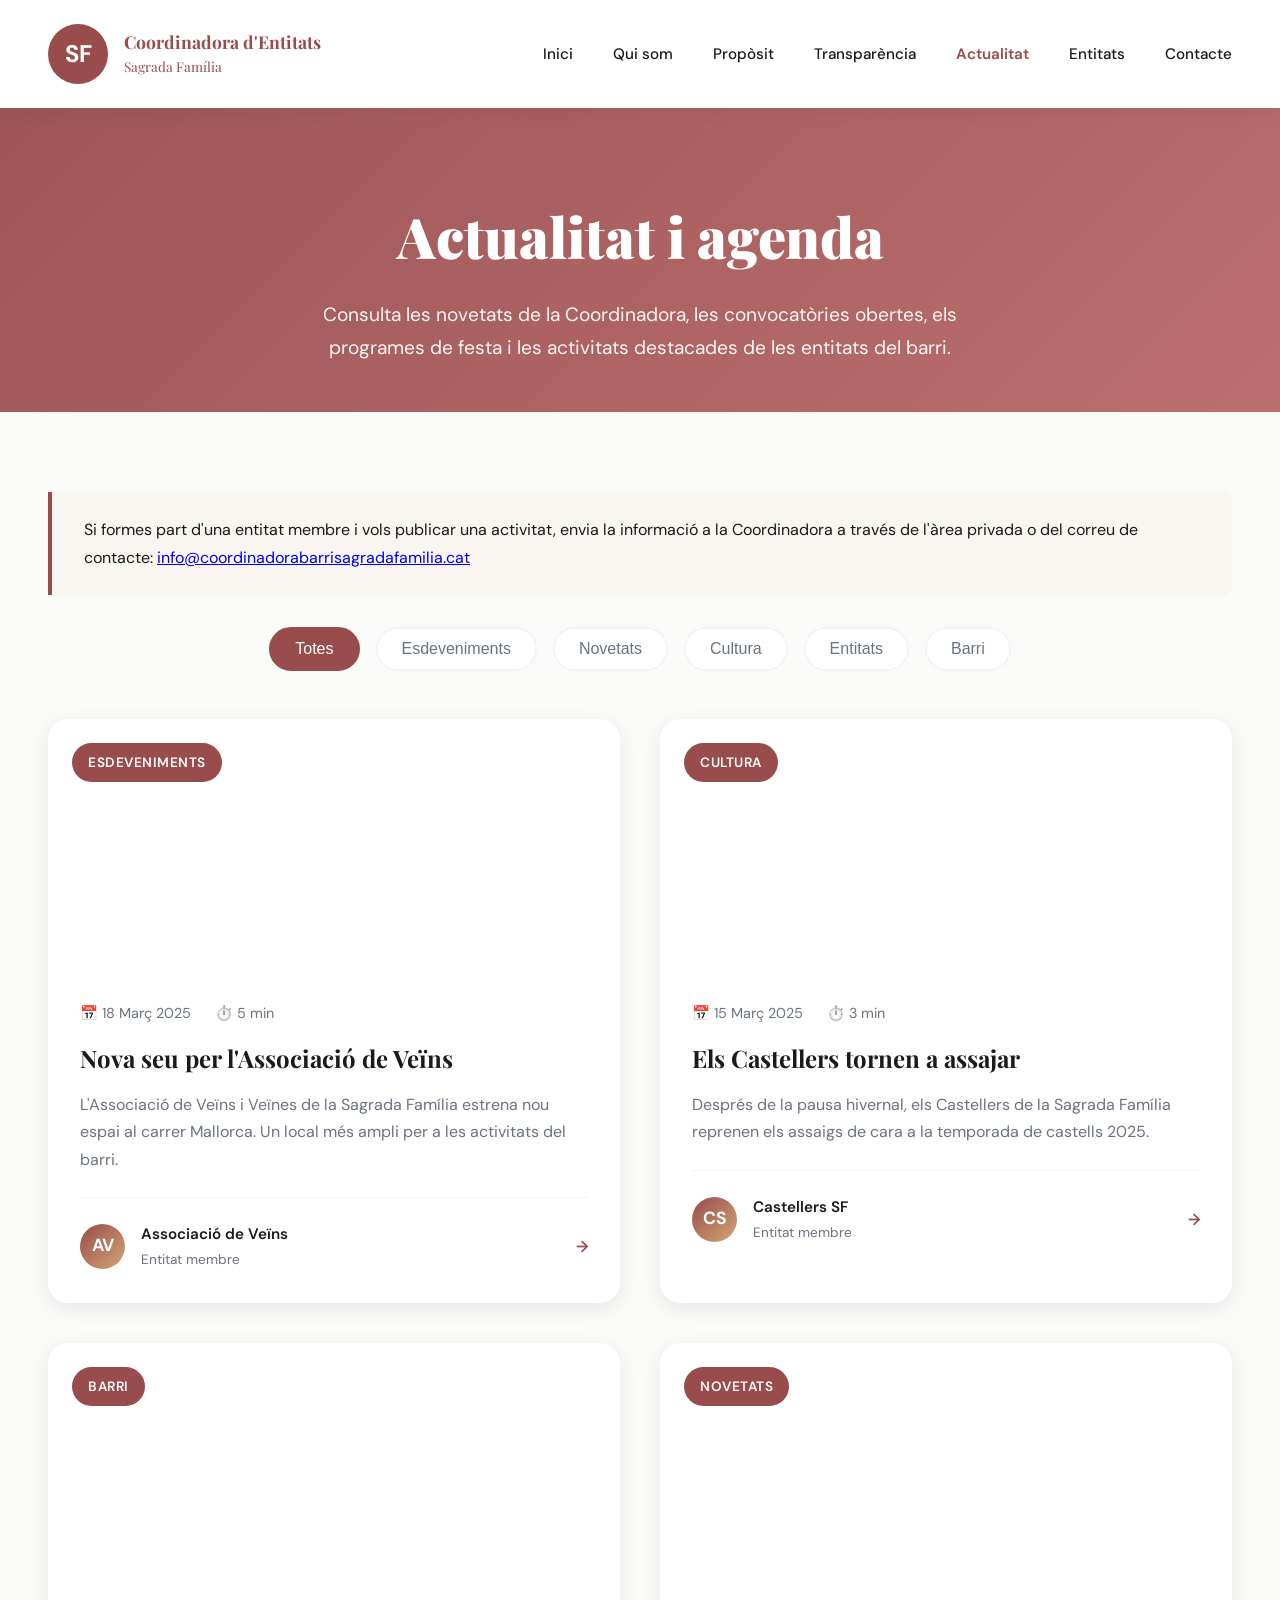
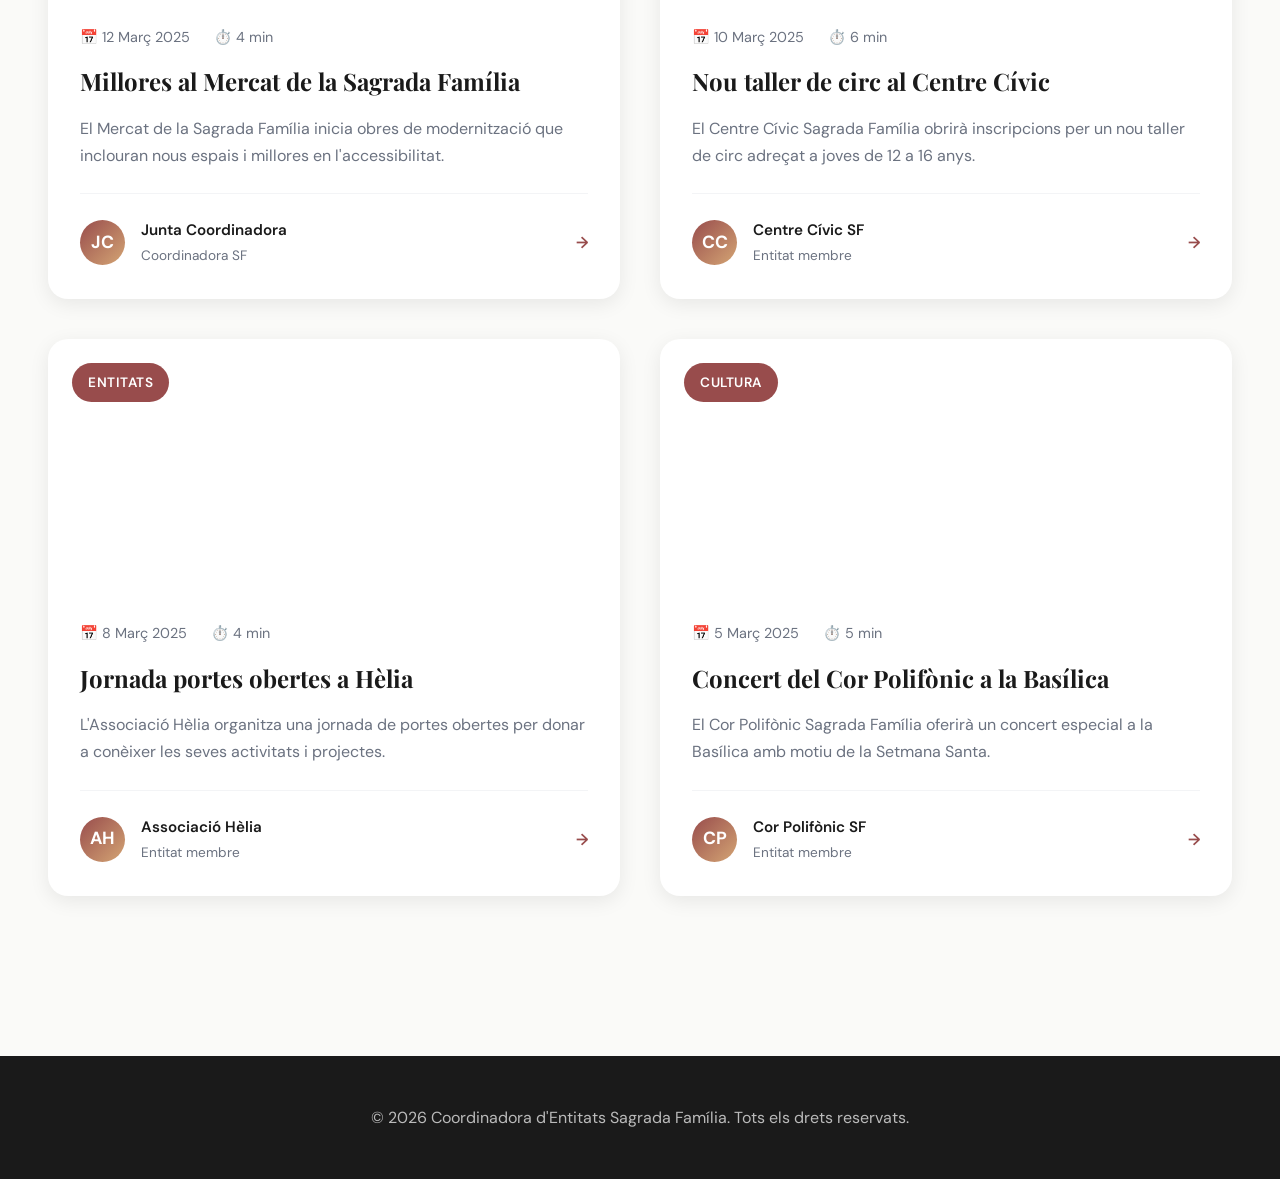
<file: mockup_actualitat.html>
<!DOCTYPE html>
<html lang="ca">
<head>
    <meta charset="UTF-8">
    <meta name="viewport" content="width=device-width, initial-scale=1.0">
    <title>Actualitat - Coordinadora Sagrada Família</title>
    <link href="https://fonts.googleapis.com/css2?family=Playfair+Display:wght@400;600;700;900&family=DM+Sans:wght@300;400;500;600&display=swap" rel="stylesheet">
    <link rel="stylesheet" href="styles.css">
</head>
<body class="mockup_actualitat">

    <!-- Header -->
    <header>
        <div class="header-content">
            <div class="logo">
                <div class="logo-img">SF</div>
                <div class="logo-text">
                    Coordinadora d'Entitats<br>
                    <span style="font-weight: 400; font-size: 0.85rem;">Sagrada Família</span>
                </div>
            </div>
            <nav>
                <button class="nav-toggle" id="navToggle" aria-label="Menu">
                    <span></span>
                    <span></span>
                    <span></span>
                </button>
                <ul id="mainNav">
                    <button class="nav-close" id="navClose" aria-label="Tancar menú">&times;</button>
                    <li><a href="index.html">Inici</a></li>
                    <li><a href="index.html#qui-som">Qui som</a></li>
                    <li><a href="index.html#proposit">Propòsit</a></li>
                    <li><a href="mockup_transparencia.html">Transparència</a></li>
                    <li><a href="mockup_actualitat.html" class="active">Actualitat</a></li>
                    <li><a href="index.html#entitats">Entitats</a></li>
                    <li><a href="index.html#contacte">Contacte</a></li>
                </ul>
            </nav>
        </div>
    </header>

    <!-- Page Hero -->
    <section class="page-hero">
        <h1>Actualitat i agenda</h1>
        <p>Consulta les novetats de la Coordinadora, les convocatòries obertes, els programes de festa i les activitats destacades de les entitats del barri.</p>
    </section>

    <!-- Main Content -->
    <div class="main-content">
        
        <!-- Info editorial -->
        <div style="background: #f9f5f0; border-left: 4px solid var(--primary); padding: 1.5rem 2rem; border-radius: 0 8px 8px 0; margin-bottom: 2rem;">
            <p>Si formes part d'una entitat membre i vols publicar una activitat, envia la informació a la Coordinadora a través de l'àrea privada o del correu de contacte: <a href="mailto:info@coordinadorabarrisagradafamilia.cat">info@coordinadorabarrisagradafamilia.cat</a></p>
        </div>

        <!-- Category Filter -->
        <div class="category-filter">
            <button class="category-btn active">Totes</button>
            <button class="category-btn">Esdeveniments</button>
            <button class="category-btn">Novetats</button>
            <button class="category-btn">Cultura</button>
            <button class="category-btn">Entitats</button>
            <button class="category-btn">Barri</button>
        </div>

        <!-- Blog Grid -->
        <div class="blog-grid">
            
            <!-- Post 1 -->
            <article class="blog-card">
                <div class="blog-image" style="background-image: url('https://images.unsplash.com/photo-1533174072545-7a4b6ad7a6c3?w=800&q=80');">
                    <span class="blog-category">Esdeveniments</span>
                </div>
                <div class="blog-content">
                    <div class="blog-meta">
                        <span>📅 18 Març 2025</span>
                        <span>⏱️ 5 min</span>
                    </div>
                    <h3 class="blog-title">Nova seu per l'Associació de Veïns</h3>
                    <p class="blog-excerpt">L'Associació de Veïns i Veïnes de la Sagrada Família estrena nou espai al carrer Mallorca. Un local més ampli per a les activitats del barri.</p>
                    <div class="blog-author">
                        <div class="author-avatar">AV</div>
                        <div class="author-info">
                            <div class="author-name">Associació de Veïns</div>
                            <div class="author-role">Entitat membre</div>
                        </div>
                        <a href="#" class="read-more">→</a>
                    </div>
                </div>
            </article>

            <!-- Post 2 -->
            <article class="blog-card">
                <div class="blog-image" style="background-image: url('https://images.unsplash.com/photo-1511795409834-ef04bbd61622?w=800&q=80');">
                    <span class="blog-category">Cultura</span>
                </div>
                <div class="blog-content">
                    <div class="blog-meta">
                        <span>📅 15 Març 2025</span>
                        <span>⏱️ 3 min</span>
                    </div>
                    <h3 class="blog-title">Els Castellers tornen a assajar</h3>
                    <p class="blog-excerpt">Després de la pausa hivernal, els Castellers de la Sagrada Família reprenen els assaigs de cara a la temporada de castells 2025.</p>
                    <div class="blog-author">
                        <div class="author-avatar">CS</div>
                        <div class="author-info">
                            <div class="author-name">Castellers SF</div>
                            <div class="author-role">Entitat membre</div>
                        </div>
                        <a href="#" class="read-more">→</a>
                    </div>
                </div>
            </article>

            <!-- Post 3 -->
            <article class="blog-card">
                <div class="blog-image" style="background-image: url('https://images.unsplash.com/photo-1517457373958-b7bdd4587205?w=800&q=80');">
                    <span class="blog-category">Barri</span>
                </div>
                <div class="blog-content">
                    <div class="blog-meta">
                        <span>📅 12 Març 2025</span>
                        <span>⏱️ 4 min</span>
                    </div>
                    <h3 class="blog-title">Millores al Mercat de la Sagrada Família</h3>
                    <p class="blog-excerpt">El Mercat de la Sagrada Família inicia obres de modernització que inclouran nous espais i millores en l'accessibilitat.</p>
                    <div class="blog-author">
                        <div class="author-avatar">JC</div>
                        <div class="author-info">
                            <div class="author-name">Junta Coordinadora</div>
                            <div class="author-role">Coordinadora SF</div>
                        </div>
                        <a href="#" class="read-more">→</a>
                    </div>
                </div>
            </article>

            <!-- Post 4 -->
            <article class="blog-card">
                <div class="blog-image" style="background-image: url('https://images.unsplash.com/photo-1503676260728-1c00da094a0b?w=800&q=80');">
                    <span class="blog-category">Novetats</span>
                </div>
                <div class="blog-content">
                    <div class="blog-meta">
                        <span>📅 10 Març 2025</span>
                        <span>⏱️ 6 min</span>
                    </div>
                    <h3 class="blog-title">Nou taller de circ al Centre Cívic</h3>
                    <p class="blog-excerpt">El Centre Cívic Sagrada Família obrirà inscripcions per un nou taller de circ adreçat a joves de 12 a 16 anys.</p>
                    <div class="blog-author">
                        <div class="author-avatar">CC</div>
                        <div class="author-info">
                            <div class="author-name">Centre Cívic SF</div>
                            <div class="author-role">Entitat membre</div>
                        </div>
                        <a href="#" class="read-more">→</a>
                    </div>
                </div>
            </article>

            <!-- Post 5 -->
            <article class="blog-card">
                <div class="blog-image" style="background-image: url('https://images.unsplash.com/photo-1528605248644-14dd04022da1?w=800&q=80');">
                    <span class="blog-category">Entitats</span>
                </div>
                <div class="blog-content">
                    <div class="blog-meta">
                        <span>📅 8 Març 2025</span>
                        <span>⏱️ 4 min</span>
                    </div>
                    <h3 class="blog-title">Jornada portes obertes a Hèlia</h3>
                    <p class="blog-excerpt">L'Associació Hèlia organitza una jornada de portes obertes per donar a conèixer les seves activitats i projectes.</p>
                    <div class="blog-author">
                        <div class="author-avatar">AH</div>
                        <div class="author-info">
                            <div class="author-name">Associació Hèlia</div>
                            <div class="author-role">Entitat membre</div>
                        </div>
                        <a href="#" class="read-more">→</a>
                    </div>
                </div>
            </article>

            <!-- Post 6 -->
            <article class="blog-card">
                <div class="blog-image" style="background-image: url('https://images.unsplash.com/photo-1519834785169-98be25ec3f84?w=800&q=80');">
                    <span class="blog-category">Cultura</span>
                </div>
                <div class="blog-content">
                    <div class="blog-meta">
                        <span>📅 5 Març 2025</span>
                        <span>⏱️ 5 min</span>
                    </div>
                    <h3 class="blog-title">Concert del Cor Polifònic a la Basílica</h3>
                    <p class="blog-excerpt">El Cor Polifònic Sagrada Família oferirà un concert especial a la Basílica amb motiu de la Setmana Santa.</p>
                    <div class="blog-author">
                        <div class="author-avatar">CP</div>
                        <div class="author-info">
                            <div class="author-name">Cor Polifònic SF</div>
                            <div class="author-role">Entitat membre</div>
                        </div>
                        <a href="#" class="read-more">→</a>
                    </div>
                </div>
            </article>

        </div>

    </div>

    <!-- Footer -->
    <footer>
        <p>&copy; 2026 Coordinadora d'Entitats Sagrada Família. Tots els drets reservats.</p>
    </footer>

    <script>
        const navToggle = document.getElementById('navToggle');
        const navClose = document.getElementById('navClose');
        const mainNav = document.getElementById('mainNav');

        navToggle.addEventListener('click', () => {
            navToggle.classList.toggle('open');
            mainNav.classList.toggle('open');
        });

        navClose.addEventListener('click', () => {
            navToggle.classList.remove('open');
            mainNav.classList.remove('open');
        });

        // Close menu when clicking a link
        document.querySelectorAll('#mainNav a').forEach(link => {
            link.addEventListener('click', () => {
                navToggle.classList.remove('open');
                mainNav.classList.remove('open');
            });
        });
    </script>
</body>
</html>
</file>
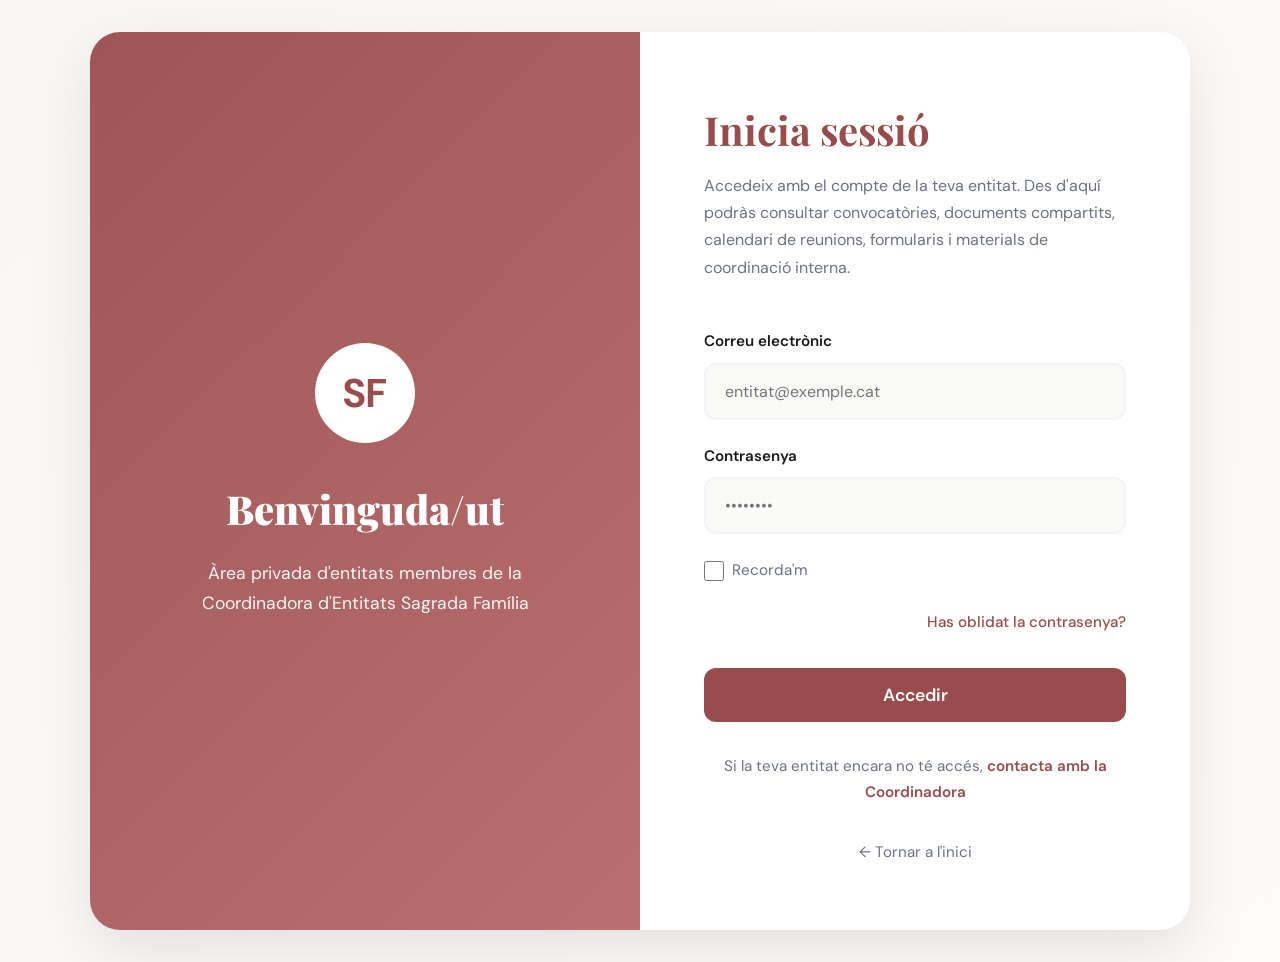
<file: mockup_login.html>
<!DOCTYPE html>
<html lang="ca">
<head>
    <meta charset="UTF-8">
    <meta name="viewport" content="width=device-width, initial-scale=1.0">
    <title>Àrea Privada - Login</title>
    <link href="https://fonts.googleapis.com/css2?family=Playfair+Display:wght@400;600;700;900&family=DM+Sans:wght@300;400;500;600&display=swap" rel="stylesheet">
    <link rel="stylesheet" href="styles.css">
</head>
<body class="login-page">

    <div class="login-container">
        
        <!-- Visual Side -->
        <div class="login-visual">
            <div class="login-visual-logo">SF</div>
            <h1>Benvinguda/ut</h1>
            <p>Àrea privada d'entitats membres de la Coordinadora d'Entitats Sagrada Família</p>
        </div>

        <!-- Form Side -->
        <div class="login-form-section">
            <div class="login-header">
                <h2>Inicia sessió</h2>
                <p>Accedeix amb el compte de la teva entitat. Des d'aquí podràs consultar convocatòries, documents compartits, calendari de reunions, formularis i materials de coordinació interna.</p>
            </div>

            <form>
                <div class="form-group">
                    <label class="form-label" for="email">Correu electrònic</label>
                    <input 
                        type="email" 
                        id="email" 
                        class="form-input" 
                        placeholder="entitat@exemple.cat"
                        required
                    >
                </div>

                <div class="form-group">
                    <label class="form-label" for="password">Contrasenya</label>
                    <input 
                        type="password" 
                        id="password" 
                        class="form-input" 
                        placeholder="••••••••"
                        required
                    >
                </div>

                <div class="form-checkbox-group">
                    <input type="checkbox" id="remember" class="form-checkbox">
                    <label for="remember" class="form-checkbox-label">Recorda'm</label>
                </div>

                <div class="forgot-password">
                    <a href="#">Has oblidat la contrasenya?</a>
                </div>

                <button type="submit" class="btn-login">Accedir</button>
            </form>

            <div class="login-footer">
                <p>Si la teva entitat encara no té accés, <a href="#">contacta amb la Coordinadora</a></p>
            </div>

            <div class="back-home">
                <a href="/agora_virtua/index.html">← Tornar a l'inici</a>
            </div>
        </div>

    </div>

</body>
</html>
</file>
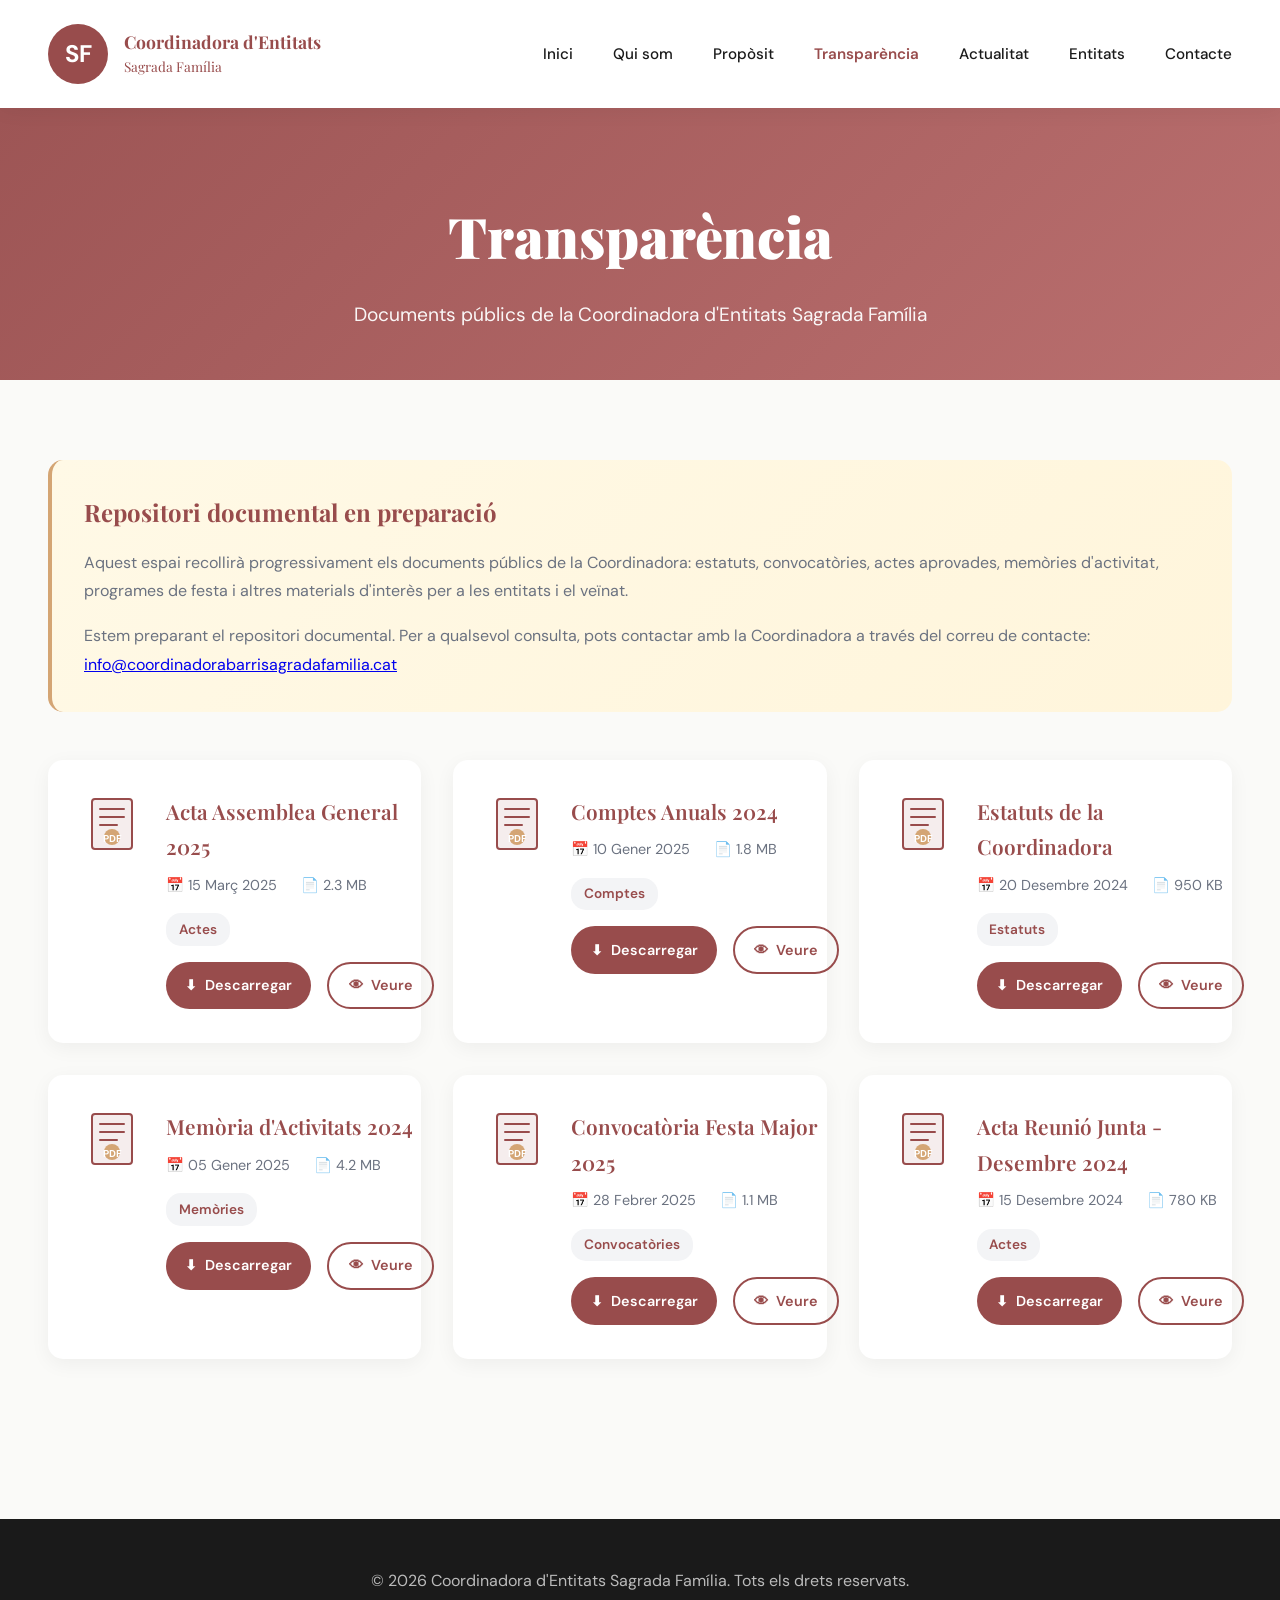
<file: mockup_transparencia.html>
<!DOCTYPE html>
<html lang="ca">
<head>
    <meta charset="UTF-8">
    <meta name="viewport" content="width=device-width, initial-scale=1.0">
    <title>Transparència - Coordinadora Sagrada Família</title>
    <link href="https://fonts.googleapis.com/css2?family=Playfair+Display:wght@400;600;700;900&family=DM+Sans:wght@300;400;500;600&display=swap" rel="stylesheet">
    <link rel="stylesheet" href="styles.css">
</head>
<body class="mockup_transparencia">

    <!-- Header -->
    <header>
        <div class="header-content">
            <div class="logo">
                <div class="logo-img">SF</div>
                <div class="logo-text">
                    Coordinadora d'Entitats<br>
                    <span style="font-weight: 400; font-size: 0.85rem;">Sagrada Família</span>
                </div>
            </div>
            <nav>
                <button class="nav-toggle" id="navToggle" aria-label="Menu">
                    <span></span>
                    <span></span>
                    <span></span>
                </button>
                <ul id="mainNav">
                    <button class="nav-close" id="navClose" aria-label="Tancar menú">&times;</button>
                    <li><a href="index.html">Inici</a></li>
                    <li><a href="index.html#qui-som">Qui som</a></li>
                    <li><a href="index.html#proposit">Propòsit</a></li>
                    <li><a href="mockup_transparencia.html" class="active">Transparència</a></li>
                    <li><a href="mockup_actualitat.html">Actualitat</a></li>
                    <li><a href="index.html#entitats">Entitats</a></li>
                    <li><a href="index.html#contacte">Contacte</a></li>
                </ul>
            </nav>
        </div>
    </header>

    <!-- Page Hero -->
    <section class="page-hero">
        <h1>Transparència</h1>
        <p>Documents públics de la Coordinadora d'Entitats Sagrada Família</p>
    </section>

    <!-- Main Content -->
    <div class="main-content">

        <!-- Info Banner -->
        <div class="info-banner">
            <h3>Repositori documental en preparació</h3>
            <p>Aquest espai recollirà progressivament els documents públics de la Coordinadora: estatuts, convocatòries, actes aprovades, memòries d'activitat, programes de festa i altres materials d'interès per a les entitats i el veïnat.</p>
            <p style="margin-top: 1rem;">Estem preparant el repositori documental. Per a qualsevol consulta, pots contactar amb la Coordinadora a través del correu de contacte: <a href="mailto:info@coordinadorabarrisagradafamilia.cat">info@coordinadorabarrisagradafamilia.cat</a></p>
        </div>

        <!-- Documents Grid (placeholder) -->
        <div class="documents-grid">
            
            <!-- Document 1 -->
            <div class="document-card">
                <div class="document-icon">
                    <svg viewBox="0 0 60 60" fill="none" xmlns="http://www.w3.org/2000/svg">
                        <rect x="10" y="5" width="40" height="50" rx="3" fill="#984c4c" opacity="0.1"/>
                        <rect x="10" y="5" width="40" height="50" rx="3" stroke="#984c4c" stroke-width="2"/>
                        <line x1="18" y1="15" x2="42" y2="15" stroke="#984c4c" stroke-width="2" stroke-linecap="round"/>
                        <line x1="18" y1="23" x2="42" y2="23" stroke="#984c4c" stroke-width="2" stroke-linecap="round"/>
                        <line x1="18" y1="31" x2="35" y2="31" stroke="#984c4c" stroke-width="2" stroke-linecap="round"/>
                        <circle cx="30" cy="43" r="8" fill="#D4A574"/>
                        <text x="30" y="48" text-anchor="middle" fill="white" font-size="10" font-weight="bold">PDF</text>
                    </svg>
                </div>
                <div class="document-content">
                    <h3 class="document-title">Acta Assemblea General 2025</h3>
                    <div class="document-meta">
                        <span>📅 15 Març 2025</span>
                        <span>📄 2.3 MB</span>
                    </div>
                    <span class="document-category">Actes</span>
                    <div class="document-actions">
                        <a href="#" class="btn-download">
                            <span>⬇</span> Descarregar
                        </a>
                        <a href="#" class="btn-view">
                            <span>👁</span> Veure
                        </a>
                    </div>
                </div>
            </div>

            <!-- Document 2 -->
            <div class="document-card">
                <div class="document-icon">
                    <svg viewBox="0 0 60 60" fill="none" xmlns="http://www.w3.org/2000/svg">
                        <rect x="10" y="5" width="40" height="50" rx="3" fill="#984c4c" opacity="0.1"/>
                        <rect x="10" y="5" width="40" height="50" rx="3" stroke="#984c4c" stroke-width="2"/>
                        <line x1="18" y1="15" x2="42" y2="15" stroke="#984c4c" stroke-width="2" stroke-linecap="round"/>
                        <line x1="18" y1="23" x2="42" y2="23" stroke="#984c4c" stroke-width="2" stroke-linecap="round"/>
                        <line x1="18" y1="31" x2="35" y2="31" stroke="#984c4c" stroke-width="2" stroke-linecap="round"/>
                        <circle cx="30" cy="43" r="8" fill="#D4A574"/>
                        <text x="30" y="48" text-anchor="middle" fill="white" font-size="10" font-weight="bold">PDF</text>
                    </svg>
                </div>
                <div class="document-content">
                    <h3 class="document-title">Comptes Anuals 2024</h3>
                    <div class="document-meta">
                        <span>📅 10 Gener 2025</span>
                        <span>📄 1.8 MB</span>
                    </div>
                    <span class="document-category">Comptes</span>
                    <div class="document-actions">
                        <a href="#" class="btn-download">
                            <span>⬇</span> Descarregar
                        </a>
                        <a href="#" class="btn-view">
                            <span>👁</span> Veure
                        </a>
                    </div>
                </div>
            </div>

            <!-- Document 3 -->
            <div class="document-card">
                <div class="document-icon">
                    <svg viewBox="0 0 60 60" fill="none" xmlns="http://www.w3.org/2000/svg">
                        <rect x="10" y="5" width="40" height="50" rx="3" fill="#984c4c" opacity="0.1"/>
                        <rect x="10" y="5" width="40" height="50" rx="3" stroke="#984c4c" stroke-width="2"/>
                        <line x1="18" y1="15" x2="42" y2="15" stroke="#984c4c" stroke-width="2" stroke-linecap="round"/>
                        <line x1="18" y1="23" x2="42" y2="23" stroke="#984c4c" stroke-width="2" stroke-linecap="round"/>
                        <line x1="18" y1="31" x2="35" y2="31" stroke="#984c4c" stroke-width="2" stroke-linecap="round"/>
                        <circle cx="30" cy="43" r="8" fill="#D4A574"/>
                        <text x="30" y="48" text-anchor="middle" fill="white" font-size="10" font-weight="bold">PDF</text>
                    </svg>
                </div>
                <div class="document-content">
                    <h3 class="document-title">Estatuts de la Coordinadora</h3>
                    <div class="document-meta">
                        <span>📅 20 Desembre 2024</span>
                        <span>📄 950 KB</span>
                    </div>
                    <span class="document-category">Estatuts</span>
                    <div class="document-actions">
                        <a href="#" class="btn-download">
                            <span>⬇</span> Descarregar
                        </a>
                        <a href="#" class="btn-view">
                            <span>👁</span> Veure
                        </a>
                    </div>
                </div>
            </div>

            <!-- Document 4 -->
            <div class="document-card">
                <div class="document-icon">
                    <svg viewBox="0 0 60 60" fill="none" xmlns="http://www.w3.org/2000/svg">
                        <rect x="10" y="5" width="40" height="50" rx="3" fill="#984c4c" opacity="0.1"/>
                        <rect x="10" y="5" width="40" height="50" rx="3" stroke="#984c4c" stroke-width="2"/>
                        <line x1="18" y1="15" x2="42" y2="15" stroke="#984c4c" stroke-width="2" stroke-linecap="round"/>
                        <line x1="18" y1="23" x2="42" y2="23" stroke="#984c4c" stroke-width="2" stroke-linecap="round"/>
                        <line x1="18" y1="31" x2="35" y2="31" stroke="#984c4c" stroke-width="2" stroke-linecap="round"/>
                        <circle cx="30" cy="43" r="8" fill="#D4A574"/>
                        <text x="30" y="48" text-anchor="middle" fill="white" font-size="10" font-weight="bold">PDF</text>
                    </svg>
                </div>
                <div class="document-content">
                    <h3 class="document-title">Memòria d'Activitats 2024</h3>
                    <div class="document-meta">
                        <span>📅 05 Gener 2025</span>
                        <span>📄 4.2 MB</span>
                    </div>
                    <span class="document-category">Memòries</span>
                    <div class="document-actions">
                        <a href="#" class="btn-download">
                            <span>⬇</span> Descarregar
                        </a>
                        <a href="#" class="btn-view">
                            <span>👁</span> Veure
                        </a>
                    </div>
                </div>
            </div>

            <!-- Document 5 -->
            <div class="document-card">
                <div class="document-icon">
                    <svg viewBox="0 0 60 60" fill="none" xmlns="http://www.w3.org/2000/svg">
                        <rect x="10" y="5" width="40" height="50" rx="3" fill="#984c4c" opacity="0.1"/>
                        <rect x="10" y="5" width="40" height="50" rx="3" stroke="#984c4c" stroke-width="2"/>
                        <line x1="18" y1="15" x2="42" y2="15" stroke="#984c4c" stroke-width="2" stroke-linecap="round"/>
                        <line x1="18" y1="23" x2="42" y2="23" stroke="#984c4c" stroke-width="2" stroke-linecap="round"/>
                        <line x1="18" y1="31" x2="35" y2="31" stroke="#984c4c" stroke-width="2" stroke-linecap="round"/>
                        <circle cx="30" cy="43" r="8" fill="#D4A574"/>
                        <text x="30" y="48" text-anchor="middle" fill="white" font-size="10" font-weight="bold">PDF</text>
                    </svg>
                </div>
                <div class="document-content">
                    <h3 class="document-title">Convocatòria Festa Major 2025</h3>
                    <div class="document-meta">
                        <span>📅 28 Febrer 2025</span>
                        <span>📄 1.1 MB</span>
                    </div>
                    <span class="document-category">Convocatòries</span>
                    <div class="document-actions">
                        <a href="#" class="btn-download">
                            <span>⬇</span> Descarregar
                        </a>
                        <a href="#" class="btn-view">
                            <span>👁</span> Veure
                        </a>
                    </div>
                </div>
            </div>

            <!-- Document 6 -->
            <div class="document-card">
                <div class="document-icon">
                    <svg viewBox="0 0 60 60" fill="none" xmlns="http://www.w3.org/2000/svg">
                        <rect x="10" y="5" width="40" height="50" rx="3" fill="#984c4c" opacity="0.1"/>
                        <rect x="10" y="5" width="40" height="50" rx="3" stroke="#984c4c" stroke-width="2"/>
                        <line x1="18" y1="15" x2="42" y2="15" stroke="#984c4c" stroke-width="2" stroke-linecap="round"/>
                        <line x1="18" y1="23" x2="42" y2="23" stroke="#984c4c" stroke-width="2" stroke-linecap="round"/>
                        <line x1="18" y1="31" x2="35" y2="31" stroke="#984c4c" stroke-width="2" stroke-linecap="round"/>
                        <circle cx="30" cy="43" r="8" fill="#D4A574"/>
                        <text x="30" y="48" text-anchor="middle" fill="white" font-size="10" font-weight="bold">PDF</text>
                    </svg>
                </div>
                <div class="document-content">
                    <h3 class="document-title">Acta Reunió Junta - Desembre 2024</h3>
                    <div class="document-meta">
                        <span>📅 15 Desembre 2024</span>
                        <span>📄 780 KB</span>
                    </div>
                    <span class="document-category">Actes</span>
                    <div class="document-actions">
                        <a href="#" class="btn-download">
                            <span>⬇</span> Descarregar
                        </a>
                        <a href="#" class="btn-view">
                            <span>👁</span> Veure
                        </a>
                    </div>
                </div>
            </div>

        </div>

    </div>

    <!-- Footer -->
    <footer>
        <p>&copy; 2026 Coordinadora d'Entitats Sagrada Família. Tots els drets reservats.</p>
    </footer>

    <script>
        const navToggle = document.getElementById('navToggle');
        const navClose = document.getElementById('navClose');
        const mainNav = document.getElementById('mainNav');

        navToggle.addEventListener('click', () => {
            navToggle.classList.toggle('open');
            mainNav.classList.toggle('open');
        });

        navClose.addEventListener('click', () => {
            navToggle.classList.remove('open');
            mainNav.classList.remove('open');
        });

        // Close menu when clicking a link
        document.querySelectorAll('#mainNav a').forEach(link => {
            link.addEventListener('click', () => {
                navToggle.classList.remove('open');
                mainNav.classList.remove('open');
            });
        });
    </script>
</body>
</html>
</file>
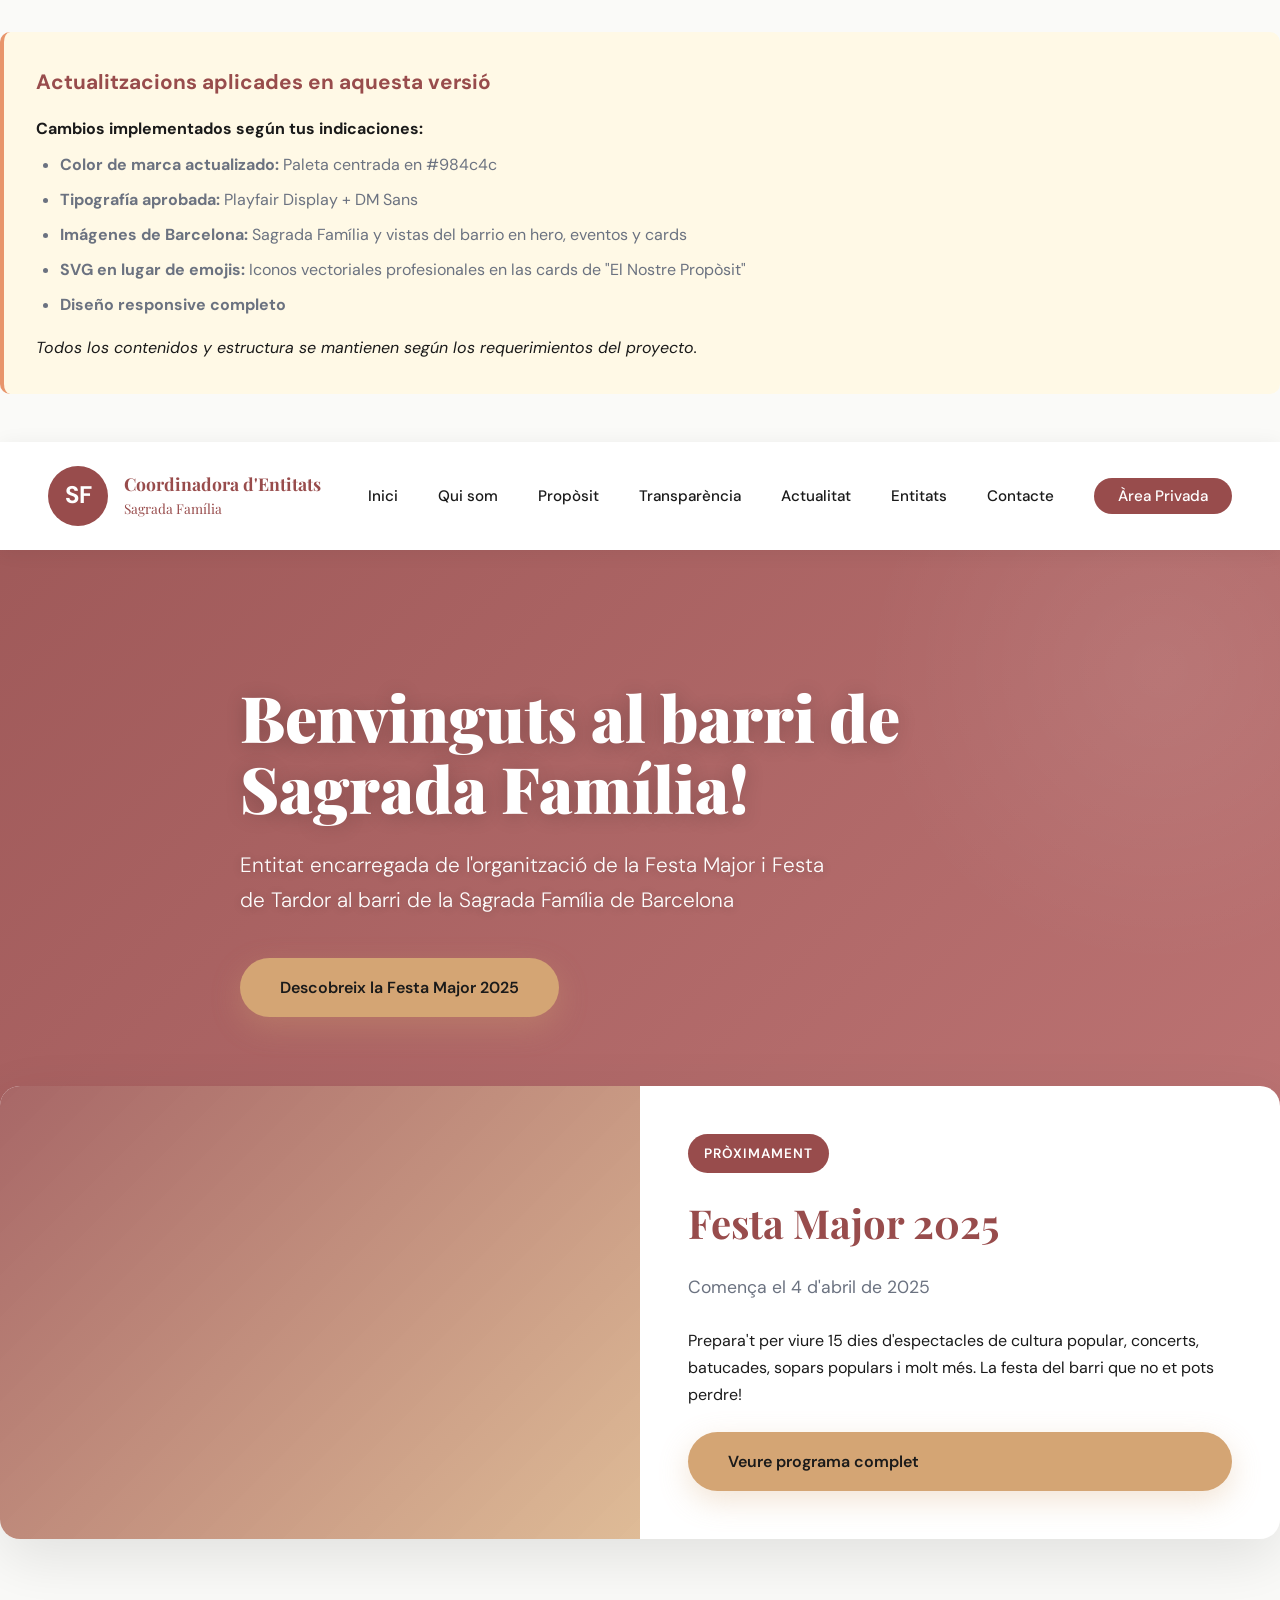
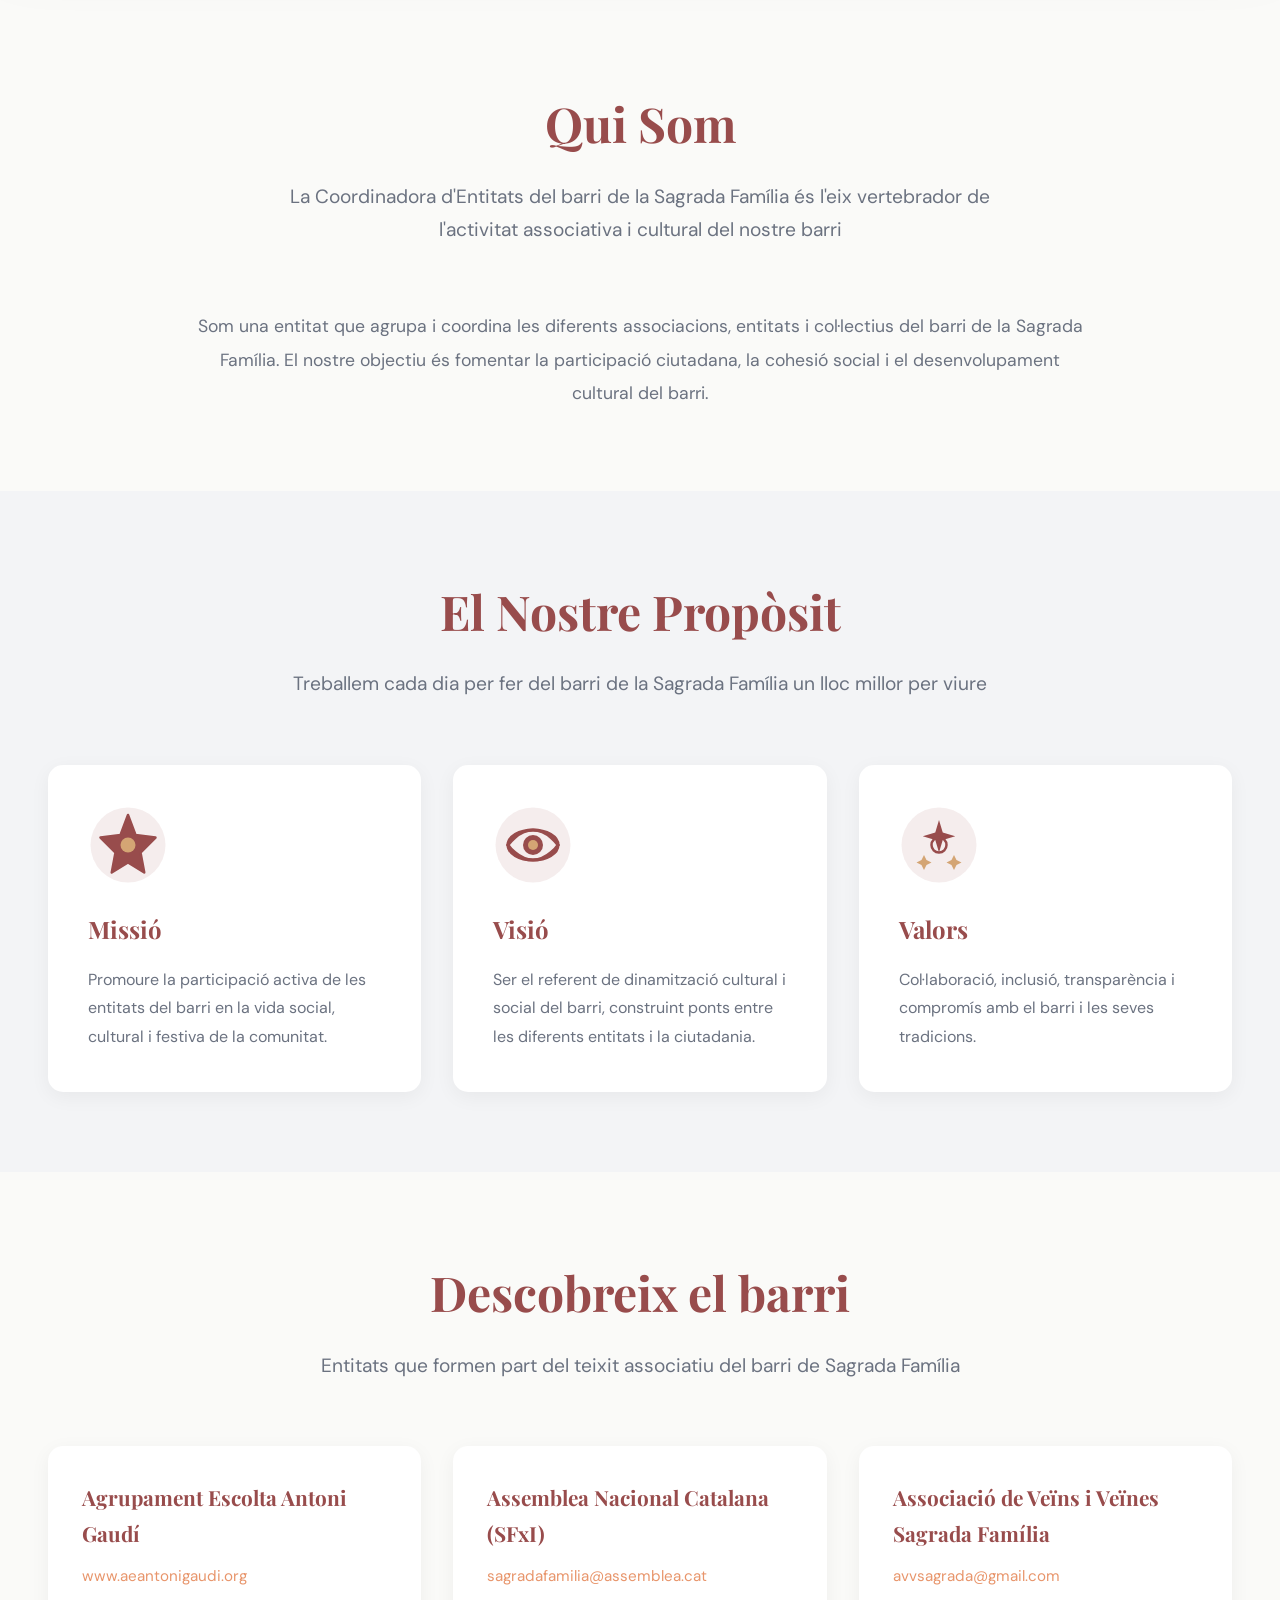
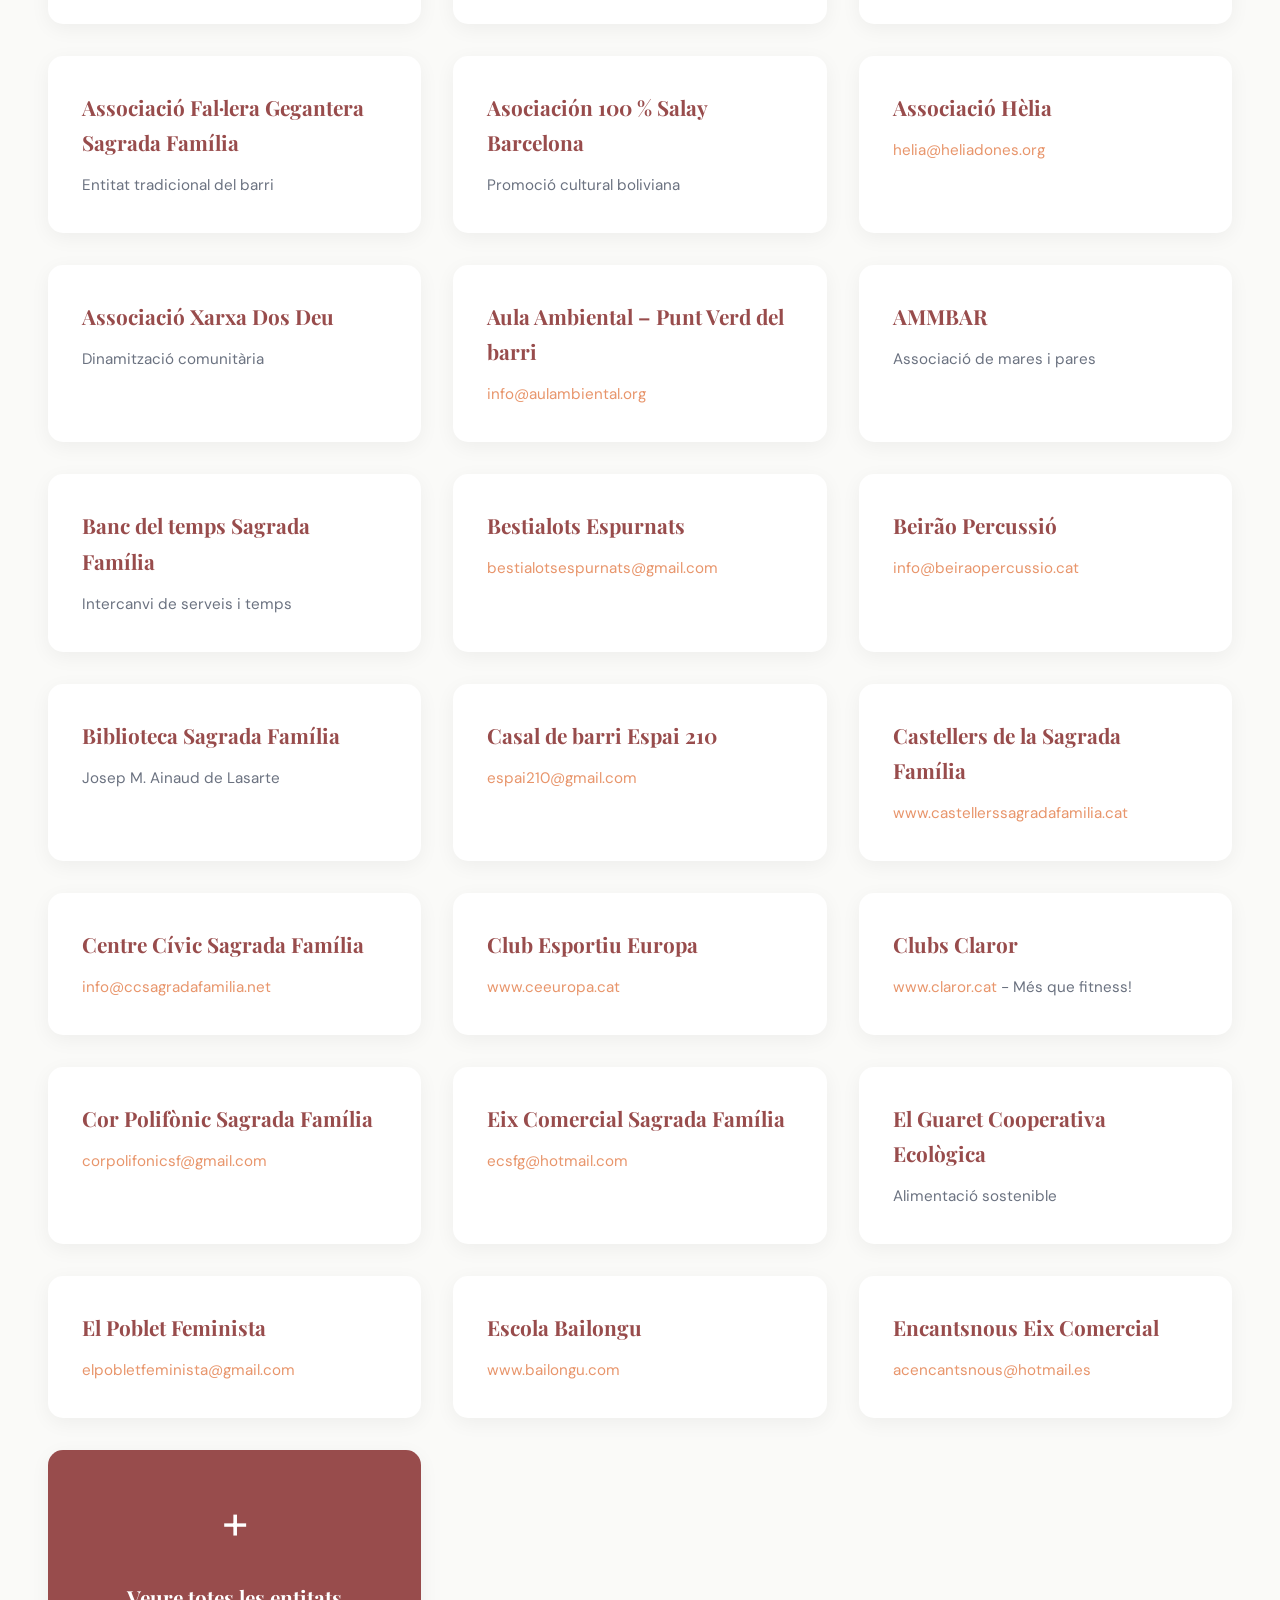
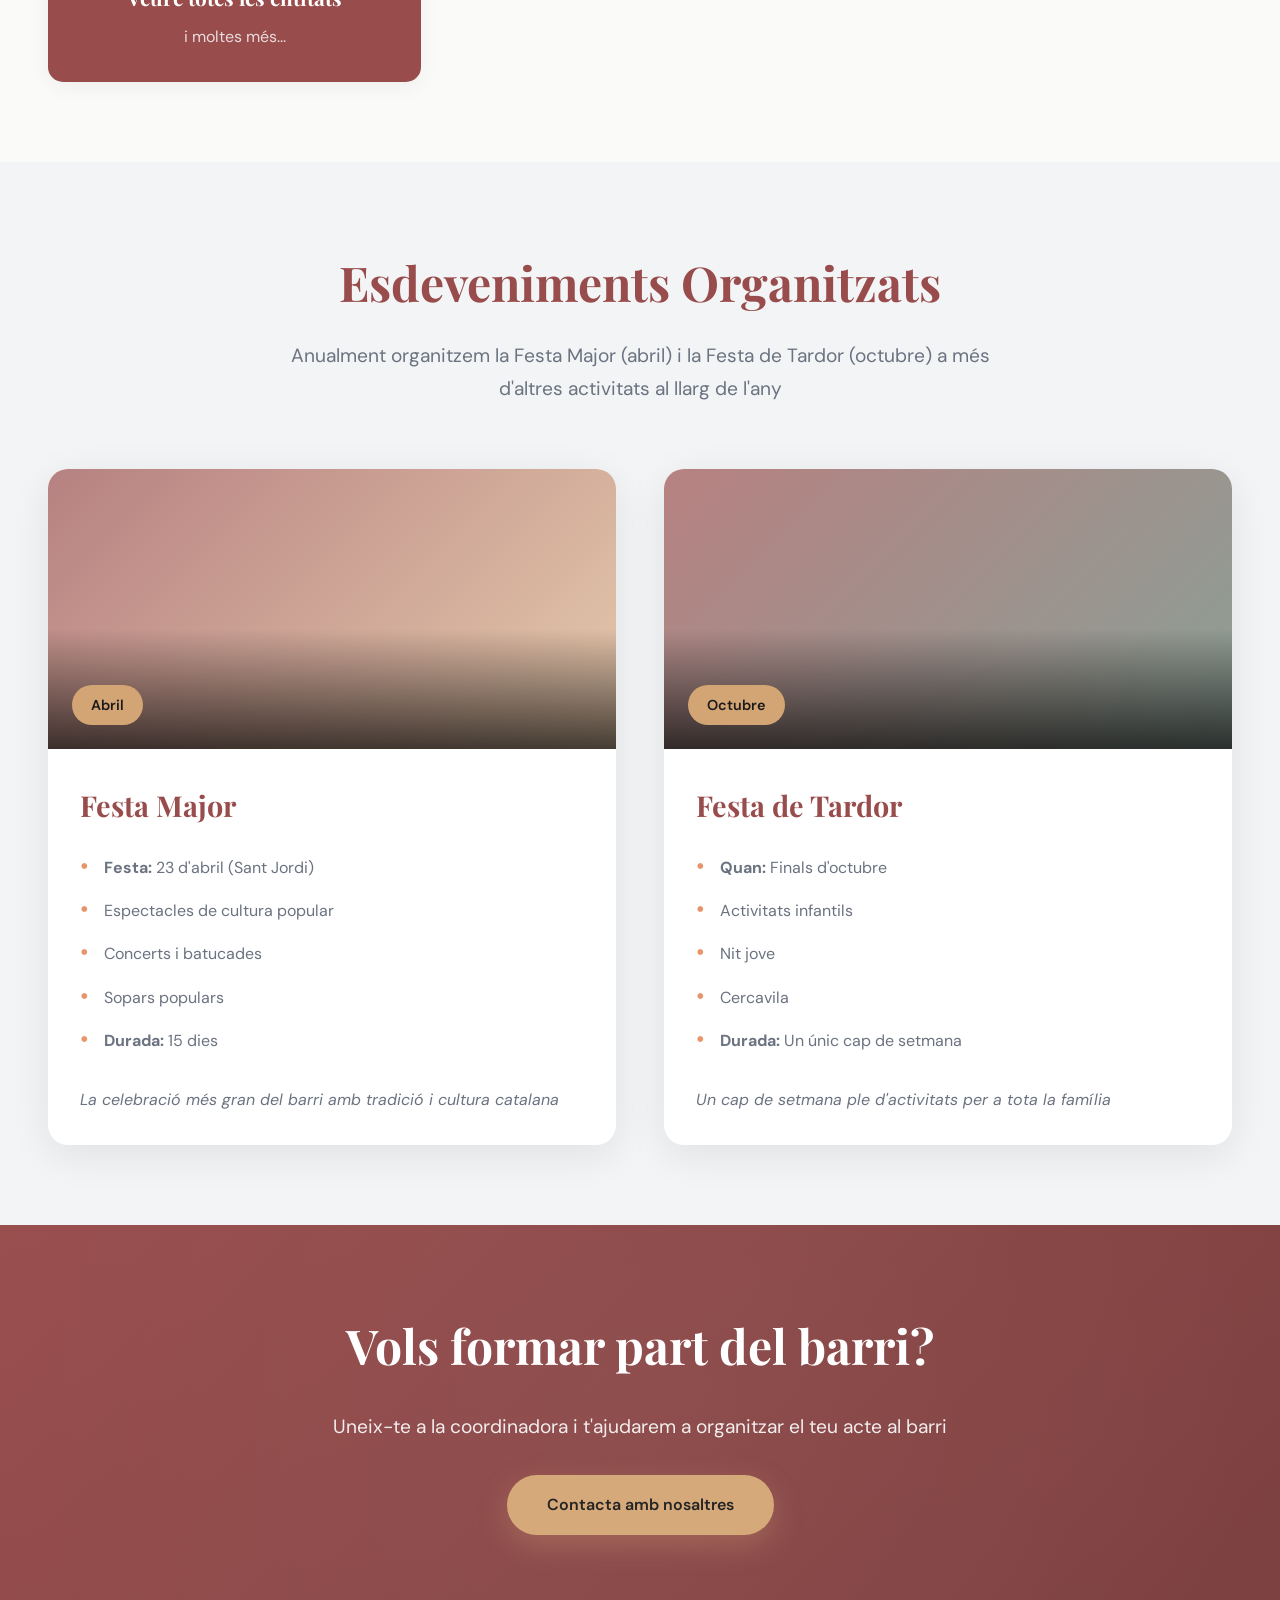
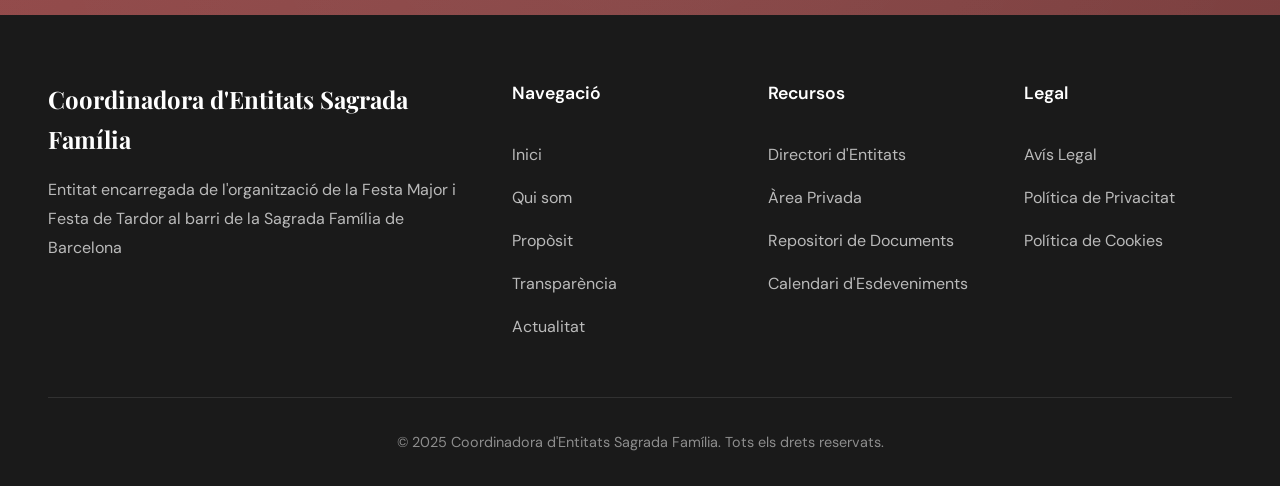
<file: propuesta_web_coordinadora_final.html>
<!DOCTYPE html>
<html lang="ca">
<head>
    <meta charset="UTF-8">
    <meta name="viewport" content="width=device-width, initial-scale=1.0">
    <title>Coordinadora d'Entitats Sagrada Família - Proposta de Disseny</title>
    <link href="https://fonts.googleapis.com/css2?family=Playfair+Display:wght@400;600;700;900&family=DM+Sans:wght@300;400;500;600&display=swap" rel="stylesheet">
    <style>
        :root {
            --primary: #984c4c;
            --primary-light: #b36060;
            --secondary: #D4A574;
            --accent: #E8956B;
            --dark: #1A1A1A;
            --light: #FAFAF8;
            --gray: #6B7280;
            --gray-light: #F3F4F6;
        }

        * {
            margin: 0;
            padding: 0;
            box-sizing: border-box;
        }

        body {
            font-family: 'DM Sans', sans-serif;
            color: var(--dark);
            background: var(--light);
            line-height: 1.7;
        }

        /* Header & Navigation */
        header {
            background: white;
            box-shadow: 0 2px 20px rgba(0,0,0,0.06);
            position: sticky;
            top: 0;
            z-index: 1000;
        }

        .header-content {
            max-width: 1400px;
            margin: 0 auto;
            display: flex;
            justify-content: space-between;
            align-items: center;
            padding: 1.5rem 3rem;
        }

        .logo {
            display: flex;
            align-items: center;
            gap: 1rem;
        }

        .logo-img {
            width: 60px;
            height: 60px;
            background: var(--primary);
            border-radius: 50%;
            display: flex;
            align-items: center;
            justify-content: center;
            color: white;
            font-weight: 700;
            font-size: 1.5rem;
        }

        .logo-text {
            font-family: 'Playfair Display', serif;
            font-size: 1.1rem;
            font-weight: 700;
            color: var(--primary);
            line-height: 1.3;
        }

        nav ul {
            display: flex;
            gap: 2.5rem;
            list-style: none;
        }

        nav a {
            text-decoration: none;
            color: var(--dark);
            font-weight: 500;
            font-size: 0.95rem;
            transition: color 0.3s ease;
            position: relative;
        }

        nav a::after {
            content: '';
            position: absolute;
            bottom: -5px;
            left: 0;
            width: 0;
            height: 2px;
            background: var(--primary);
            transition: width 0.3s ease;
        }

        nav a:hover {
            color: var(--primary);
        }

        nav a:hover::after {
            width: 100%;
        }

        /* Hero Section */
        .hero {
            background: linear-gradient(135deg, rgba(152, 76, 76, 0.92) 0%, rgba(179, 96, 96, 0.88) 100%),
                        url('https://images.unsplash.com/photo-1583422409516-2895a77efded?w=1920&q=85') center/cover;
            color: white;
            padding: 6rem 3rem;
            position: relative;
            overflow: hidden;
            min-height: 600px;
            display: flex;
            align-items: center;
        }

        .hero::before {
            content: '';
            position: absolute;
            top: 0;
            right: 0;
            width: 600px;
            height: 600px;
            background: radial-gradient(circle, rgba(255,255,255,0.08) 0%, transparent 70%);
            border-radius: 50%;
            transform: translate(30%, -30%);
        }

        .hero-content {
            max-width: 1400px;
            margin: 0 auto;
            position: relative;
            z-index: 1;
        }

        .hero h1 {
            font-family: 'Playfair Display', serif;
            font-size: 4rem;
            font-weight: 900;
            line-height: 1.1;
            margin-bottom: 1.5rem;
            max-width: 800px;
            text-shadow: 0 2px 20px rgba(0,0,0,0.2);
        }

        .hero p {
            font-size: 1.3rem;
            max-width: 600px;
            margin-bottom: 2.5rem;
            opacity: 0.98;
            font-weight: 300;
            text-shadow: 0 1px 10px rgba(0,0,0,0.2);
        }

        .cta-button {
            display: inline-block;
            background: var(--secondary);
            color: var(--dark);
            padding: 1rem 2.5rem;
            border-radius: 50px;
            text-decoration: none;
            font-weight: 600;
            font-size: 1rem;
            transition: all 0.3s ease;
            box-shadow: 0 10px 30px rgba(212,165,116,0.3);
        }

        .cta-button:hover {
            transform: translateY(-2px);
            box-shadow: 0 15px 40px rgba(212,165,116,0.4);
        }

        /* Eventos destacados */
        .featured-event {
            background: white;
            max-width: 1400px;
            margin: -4rem auto 4rem;
            position: relative;
            z-index: 2;
            border-radius: 20px;
            box-shadow: 0 20px 60px rgba(0,0,0,0.1);
            overflow: hidden;
            display: grid;
            grid-template-columns: 1fr 1fr;
        }

        .event-image {
            background: linear-gradient(135deg, rgba(152, 76, 76, 0.85) 0%, rgba(212, 165, 116, 0.75) 100%),
                        url('https://images.unsplash.com/photo-1562883676-8c7feb83f09b?w=800&q=80') center/cover;
            min-height: 400px;
            position: relative;
        }

        .event-content {
            padding: 3rem;
            display: flex;
            flex-direction: column;
            justify-content: center;
        }

        .event-tag {
            display: inline-block;
            background: var(--primary);
            color: white;
            padding: 0.5rem 1rem;
            border-radius: 20px;
            font-size: 0.85rem;
            font-weight: 600;
            text-transform: uppercase;
            letter-spacing: 1px;
            margin-bottom: 1rem;
            width: fit-content;
        }

        .event-content h2 {
            font-family: 'Playfair Display', serif;
            font-size: 2.5rem;
            margin-bottom: 1rem;
            color: var(--primary);
        }

        .event-date {
            font-size: 1.1rem;
            color: var(--gray);
            margin-bottom: 1.5rem;
        }

        /* Sections */
        .section {
            max-width: 1400px;
            margin: 0 auto;
            padding: 5rem 3rem;
        }

        .section-header {
            text-align: center;
            margin-bottom: 4rem;
        }

        .section-title {
            font-family: 'Playfair Display', serif;
            font-size: 3rem;
            font-weight: 700;
            margin-bottom: 1rem;
            color: var(--primary);
        }

        .section-subtitle {
            font-size: 1.2rem;
            color: var(--gray);
            max-width: 700px;
            margin: 0 auto;
        }

        /* SVG Icons */
        .icon-card {
            width: 80px;
            height: 80px;
            margin-bottom: 1.5rem;
        }

        .icon-card svg {
            width: 100%;
            height: 100%;
        }

        /* Entidades Grid */
        .entities-grid {
            display: grid;
            grid-template-columns: repeat(auto-fill, minmax(320px, 1fr));
            gap: 2rem;
        }

        .entity-card {
            background: white;
            padding: 2rem;
            border-radius: 15px;
            box-shadow: 0 5px 20px rgba(0,0,0,0.05);
            transition: all 0.3s ease;
            border: 2px solid transparent;
        }

        .entity-card:hover {
            transform: translateY(-5px);
            box-shadow: 0 15px 40px rgba(0,0,0,0.1);
            border-color: var(--secondary);
        }

        .entity-card h3 {
            font-family: 'Playfair Display', serif;
            font-size: 1.3rem;
            color: var(--primary);
            margin-bottom: 0.8rem;
        }

        .entity-contact {
            color: var(--gray);
            font-size: 0.95rem;
            word-break: break-word;
        }

        .entity-contact a {
            color: var(--accent);
            text-decoration: none;
        }

        /* Eventos Section */
        .events-timeline {
            display: grid;
            grid-template-columns: repeat(auto-fit, minmax(450px, 1fr));
            gap: 3rem;
            margin-top: 3rem;
        }

        .timeline-card {
            background: white;
            border-radius: 20px;
            overflow: hidden;
            box-shadow: 0 10px 40px rgba(0,0,0,0.08);
            transition: transform 0.3s ease;
        }

        .timeline-card:hover {
            transform: scale(1.02);
        }

        .timeline-image {
            height: 280px;
            background-size: cover;
            background-position: center;
            position: relative;
        }

        .timeline-image::after {
            content: '';
            position: absolute;
            bottom: 0;
            left: 0;
            right: 0;
            height: 120px;
            background: linear-gradient(to top, rgba(0,0,0,0.7), transparent);
        }

        .timeline-badge {
            position: absolute;
            bottom: 1.5rem;
            left: 1.5rem;
            background: var(--secondary);
            color: var(--dark);
            padding: 0.5rem 1.2rem;
            border-radius: 30px;
            font-weight: 600;
            font-size: 0.9rem;
            z-index: 1;
        }

        .timeline-content {
            padding: 2rem;
        }

        .timeline-content h3 {
            font-family: 'Playfair Display', serif;
            font-size: 1.8rem;
            color: var(--primary);
            margin-bottom: 1rem;
        }

        .timeline-content ul {
            list-style: none;
            margin: 1rem 0;
        }

        .timeline-content li {
            padding: 0.5rem 0;
            padding-left: 1.5rem;
            position: relative;
            color: var(--gray);
        }

        .timeline-content li::before {
            content: '•';
            position: absolute;
            left: 0;
            color: var(--accent);
            font-size: 1.5rem;
            line-height: 1;
        }

        /* Call to Action */
        .cta-section {
            background: linear-gradient(135deg, var(--primary) 0%, #7a3d3d 100%);
            color: white;
            padding: 5rem 3rem;
            text-align: center;
            position: relative;
            overflow: hidden;
        }

        .cta-section::before {
            content: '';
            position: absolute;
            top: -50%;
            left: -50%;
            width: 200%;
            height: 200%;
            background: radial-gradient(circle, rgba(255,255,255,0.05) 0%, transparent 70%);
            animation: pulse 15s ease-in-out infinite;
        }

        @keyframes pulse {
            0%, 100% { transform: scale(1) rotate(0deg); }
            50% { transform: scale(1.1) rotate(5deg); }
        }

        .cta-section h2 {
            font-family: 'Playfair Display', serif;
            font-size: 3rem;
            margin-bottom: 1.5rem;
            position: relative;
            z-index: 1;
        }

        .cta-section p {
            font-size: 1.2rem;
            margin-bottom: 2rem;
            opacity: 0.9;
            position: relative;
            z-index: 1;
        }

        /* Footer */
        footer {
            background: var(--dark);
            color: white;
            padding: 4rem 3rem 2rem;
        }

        .footer-content {
            max-width: 1400px;
            margin: 0 auto;
            display: grid;
            grid-template-columns: 2fr 1fr 1fr 1fr;
            gap: 3rem;
            margin-bottom: 3rem;
        }

        .footer-logo {
            font-family: 'Playfair Display', serif;
            font-size: 1.5rem;
            font-weight: 700;
            margin-bottom: 1rem;
        }

        .footer-description {
            color: rgba(255,255,255,0.7);
            line-height: 1.8;
        }

        .footer-section h4 {
            font-weight: 600;
            margin-bottom: 1.5rem;
            font-size: 1.1rem;
        }

        .footer-section ul {
            list-style: none;
        }

        .footer-section a {
            color: rgba(255,255,255,0.7);
            text-decoration: none;
            display: block;
            padding: 0.5rem 0;
            transition: color 0.3s ease;
        }

        .footer-section a:hover {
            color: var(--secondary);
        }

        .footer-bottom {
            max-width: 1400px;
            margin: 0 auto;
            padding-top: 2rem;
            border-top: 1px solid rgba(255,255,255,0.1);
            text-align: center;
            color: rgba(255,255,255,0.5);
            font-size: 0.9rem;
        }

        /* Responsive */
        @media (max-width: 768px) {
            .header-content {
                flex-direction: column;
                gap: 1.5rem;
            }

            nav ul {
                flex-direction: column;
                gap: 1rem;
                text-align: center;
            }

            .hero {
                min-height: 500px;
            }

            .hero h1 {
                font-size: 2.5rem;
            }

            .featured-event {
                grid-template-columns: 1fr;
                margin: -2rem 1rem 2rem;
            }

            .section {
                padding: 3rem 1.5rem;
            }

            .section-title {
                font-size: 2rem;
            }

            .entities-grid {
                grid-template-columns: 1fr;
            }

            .events-timeline {
                grid-template-columns: 1fr;
            }

            .footer-content {
                grid-template-columns: 1fr;
                gap: 2rem;
            }
        }

        /* Nota de diseño */
        .design-note {
            background: #FFF9E6;
            border-left: 4px solid var(--accent);
            padding: 2rem;
            margin: 3rem auto;
            max-width: 1400px;
            border-radius: 10px;
        }

        .design-note h3 {
            color: var(--primary);
            margin-bottom: 1rem;
            font-size: 1.3rem;
        }

        .design-note ul {
            margin-left: 1.5rem;
            color: var(--gray);
        }

        .design-note li {
            margin: 0.5rem 0;
        }
    </style>
</head>
<body>
    
    <!-- NOTA DE DISEÑO -->
    <div class="design-note" style="margin-top: 2rem;">
        <h3>Actualitzacions aplicades en aquesta versió</h3>
        <p><strong>Cambios implementados según tus indicaciones:</strong></p>
        <ul>
            <li><strong>Color de marca actualizado:</strong> Paleta centrada en #984c4c</li>
            <li><strong>Tipografía aprobada:</strong> Playfair Display + DM Sans</li>
            <li><strong>Imágenes de Barcelona:</strong> Sagrada Família y vistas del barrio en hero, eventos y cards</li>
            <li><strong>SVG en lugar de emojis:</strong> Iconos vectoriales profesionales en las cards de "El Nostre Propòsit"</li>
            <li><strong>Diseño responsive completo</strong></li>
        </ul>
        <p style="margin-top: 1rem;"><em>Todos los contenidos y estructura se mantienen según los requerimientos del proyecto.</em></p>
    </div>

    <!-- Header -->
    <header>
        <div class="header-content">
            <div class="logo">
                <div class="logo-img">SF</div>
                <div class="logo-text">
                    Coordinadora d'Entitats<br>
                    <span style="font-weight: 400; font-size: 0.85rem;">Sagrada Família</span>
                </div>
            </div>
            <nav>
                <ul>
                    <li><a href="#inici">Inici</a></li>
                    <li><a href="#qui-som">Qui som</a></li>
                    <li><a href="#proposit">Propòsit</a></li>
                    <li><a href="#transparencia">Transparència</a></li>
                    <li><a href="#actualitat">Actualitat</a></li>
                    <li><a href="#entitats">Entitats</a></li>
                    <li><a href="#contacte">Contacte</a></li>
                    <li><a href="#login" style="background: var(--primary); color: white; padding: 0.5rem 1.5rem; border-radius: 25px;">Àrea Privada</a></li>
                </ul>
            </nav>
        </div>
    </header>

    <!-- Hero Section -->
    <section class="hero" id="inici">
        <div class="hero-content">
            <h1>Benvinguts al barri de Sagrada Família!</h1>
            <p>Entitat encarregada de l'organització de la Festa Major i Festa de Tardor al barri de la Sagrada Família de Barcelona</p>
            <a href="#festa-major" class="cta-button">Descobreix la Festa Major 2025</a>
        </div>
    </section>

    <!-- Featured Event -->
    <div class="featured-event" id="festa-major">
        <div class="event-image"></div>
        <div class="event-content">
            <span class="event-tag">Pròximament</span>
            <h2>Festa Major 2025</h2>
            <p class="event-date">Comença el 4 d'abril de 2025</p>
            <p>Prepara't per viure 15 dies d'espectacles de cultura popular, concerts, batucades, sopars populars i molt més. La festa del barri que no et pots perdre!</p>
            <a href="#" class="cta-button" style="margin-top: 1.5rem;">Veure programa complet</a>
        </div>
    </div>

    <!-- Sección Qui Som -->
    <section class="section" id="qui-som">
        <div class="section-header">
            <h2 class="section-title">Qui Som</h2>
            <p class="section-subtitle">La Coordinadora d'Entitats del barri de la Sagrada Família és l'eix vertebrador de l'activitat associativa i cultural del nostre barri</p>
        </div>
        <div style="max-width: 900px; margin: 0 auto; text-align: center; line-height: 1.9; font-size: 1.1rem; color: var(--gray);">
            <p>Som una entitat que agrupa i coordina les diferents associacions, entitats i col·lectius del barri de la Sagrada Família. El nostre objectiu és fomentar la participació ciutadana, la cohesió social i el desenvolupament cultural del barri.</p>
        </div>
    </section>

    <!-- Sección Propósito CON SVGs -->
    <section class="section" style="background: var(--gray-light);" id="proposit">
        <div class="section-header">
            <h2 class="section-title">El Nostre Propòsit</h2>
            <p class="section-subtitle">Treballem cada dia per fer del barri de la Sagrada Família un lloc millor per viure</p>
        </div>
        <div style="display: grid; grid-template-columns: repeat(auto-fit, minmax(300px, 1fr)); gap: 2rem; max-width: 1200px; margin: 0 auto;">
            
            <!-- Card 1: Missió -->
            <div style="background: white; padding: 2.5rem; border-radius: 15px; box-shadow: 0 5px 20px rgba(0,0,0,0.05);">
                <div class="icon-card">
                    <svg viewBox="0 0 64 64" fill="none" xmlns="http://www.w3.org/2000/svg">
                        <circle cx="32" cy="32" r="30" fill="#984c4c" opacity="0.1"/>
                        <path d="M32 8L38 24L54 26L42 38L45 54L32 46L19 54L22 38L10 26L26 24L32 8Z" fill="#984c4c" stroke="#984c4c" stroke-width="2" stroke-linejoin="round"/>
                        <circle cx="32" cy="32" r="6" fill="#D4A574"/>
                    </svg>
                </div>
                <h3 style="font-family: 'Playfair Display', serif; font-size: 1.5rem; color: var(--primary); margin-bottom: 1rem;">Missió</h3>
                <p style="color: var(--gray); line-height: 1.8;">Promoure la participació activa de les entitats del barri en la vida social, cultural i festiva de la comunitat.</p>
            </div>

            <!-- Card 2: Visió -->
            <div style="background: white; padding: 2.5rem; border-radius: 15px; box-shadow: 0 5px 20px rgba(0,0,0,0.05);">
                <div class="icon-card">
                    <svg viewBox="0 0 64 64" fill="none" xmlns="http://www.w3.org/2000/svg">
                        <circle cx="32" cy="32" r="30" fill="#984c4c" opacity="0.1"/>
                        <ellipse cx="32" cy="32" rx="20" ry="12" fill="none" stroke="#984c4c" stroke-width="2.5"/>
                        <circle cx="32" cy="32" r="8" fill="#984c4c"/>
                        <circle cx="32" cy="32" r="4" fill="#D4A574"/>
                        <path d="M12 32C12 32 20 20 32 20C44 20 52 32 52 32" stroke="#984c4c" stroke-width="2.5" stroke-linecap="round"/>
                        <path d="M12 32C12 32 20 44 32 44C44 44 52 32 52 32" stroke="#984c4c" stroke-width="2.5" stroke-linecap="round"/>
                    </svg>
                </div>
                <h3 style="font-family: 'Playfair Display', serif; font-size: 1.5rem; color: var(--primary); margin-bottom: 1rem;">Visió</h3>
                <p style="color: var(--gray); line-height: 1.8;">Ser el referent de dinamització cultural i social del barri, construint ponts entre les diferents entitats i la ciutadania.</p>
            </div>

            <!-- Card 3: Valors -->
            <div style="background: white; padding: 2.5rem; border-radius: 15px; box-shadow: 0 5px 20px rgba(0,0,0,0.05);">
                <div class="icon-card">
                    <svg viewBox="0 0 64 64" fill="none" xmlns="http://www.w3.org/2000/svg">
                        <circle cx="32" cy="32" r="30" fill="#984c4c" opacity="0.1"/>
                        <path d="M32 12L35 22L45 25L35 28L32 38L29 28L19 25L29 22L32 12Z" fill="#984c4c"/>
                        <path d="M20 40L22 44L26 46L22 48L20 52L18 48L14 46L18 44L20 40Z" fill="#D4A574"/>
                        <path d="M44 40L46 44L50 46L46 48L44 52L42 48L38 46L42 44L44 40Z" fill="#D4A574"/>
                        <circle cx="32" cy="32" r="6" fill="none" stroke="#984c4c" stroke-width="2"/>
                    </svg>
                </div>
                <h3 style="font-family: 'Playfair Display', serif; font-size: 1.5rem; color: var(--primary); margin-bottom: 1rem;">Valors</h3>
                <p style="color: var(--gray); line-height: 1.8;">Col·laboració, inclusió, transparència i compromís amb el barri i les seves tradicions.</p>
            </div>
        </div>
    </section>

    <!-- Sección Entidades -->
    <section class="section" id="entitats">
        <div class="section-header">
            <h2 class="section-title">Descobreix el barri</h2>
            <p class="section-subtitle">Entitats que formen part del teixit associatiu del barri de Sagrada Família</p>
        </div>
        
        <div class="entities-grid">
            <!-- Primeras 24 entidades -->
            <div class="entity-card">
                <h3>Agrupament Escolta Antoni Gaudí</h3>
                <p class="entity-contact"><a href="http://www.aeantonigaudi.org" target="_blank">www.aeantonigaudi.org</a></p>
            </div>
            
            <div class="entity-card">
                <h3>Assemblea Nacional Catalana (SFxI)</h3>
                <p class="entity-contact"><a href="mailto:sagradafamilia@assemblea.cat">sagradafamilia@assemblea.cat</a></p>
            </div>
            
            <div class="entity-card">
                <h3>Associació de Veïns i Veïnes Sagrada Família</h3>
                <p class="entity-contact"><a href="mailto:avvsagrada@gmail.com">avvsagrada@gmail.com</a></p>
            </div>
            
            <div class="entity-card">
                <h3>Associació Fal·lera Gegantera Sagrada Família</h3>
                <p class="entity-contact">Entitat tradicional del barri</p>
            </div>
            
            <div class="entity-card">
                <h3>Asociación 100 % Salay Barcelona</h3>
                <p class="entity-contact">Promoció cultural boliviana</p>
            </div>
            
            <div class="entity-card">
                <h3>Associació Hèlia</h3>
                <p class="entity-contact"><a href="mailto:helia@heliadones.org">helia@heliadones.org</a></p>
            </div>
            
            <div class="entity-card">
                <h3>Associació Xarxa Dos Deu</h3>
                <p class="entity-contact">Dinamització comunitària</p>
            </div>
            
            <div class="entity-card">
                <h3>Aula Ambiental – Punt Verd del barri</h3>
                <p class="entity-contact"><a href="mailto:info@aulambiental.org">info@aulambiental.org</a></p>
            </div>
            
            <div class="entity-card">
                <h3>AMMBAR</h3>
                <p class="entity-contact">Associació de mares i pares</p>
            </div>
            
            <div class="entity-card">
                <h3>Banc del temps Sagrada Família</h3>
                <p class="entity-contact">Intercanvi de serveis i temps</p>
            </div>
            
            <div class="entity-card">
                <h3>Bestialots Espurnats</h3>
                <p class="entity-contact"><a href="mailto:bestialotsespurnats@gmail.com">bestialotsespurnats@gmail.com</a></p>
            </div>
            
            <div class="entity-card">
                <h3>Beirão Percussió</h3>
                <p class="entity-contact"><a href="mailto:info@beiraopercussio.cat">info@beiraopercussio.cat</a></p>
            </div>

            <div class="entity-card">
                <h3>Biblioteca Sagrada Família</h3>
                <p class="entity-contact">Josep M. Ainaud de Lasarte</p>
            </div>

            <div class="entity-card">
                <h3>Casal de barri Espai 210</h3>
                <p class="entity-contact"><a href="mailto:espai210@gmail.com">espai210@gmail.com</a></p>
            </div>

            <div class="entity-card">
                <h3>Castellers de la Sagrada Família</h3>
                <p class="entity-contact"><a href="http://www.castellerssagradafamilia.cat" target="_blank">www.castellerssagradafamilia.cat</a></p>
            </div>

            <div class="entity-card">
                <h3>Centre Cívic Sagrada Família</h3>
                <p class="entity-contact"><a href="mailto:info@ccsagradafamilia.net">info@ccsagradafamilia.net</a></p>
            </div>

            <div class="entity-card">
                <h3>Club Esportiu Europa</h3>
                <p class="entity-contact"><a href="http://www.ceeuropa.cat" target="_blank">www.ceeuropa.cat</a></p>
            </div>

            <div class="entity-card">
                <h3>Clubs Claror</h3>
                <p class="entity-contact"><a href="http://www.claror.cat" target="_blank">www.claror.cat</a> - Més que fitness!</p>
            </div>

            <div class="entity-card">
                <h3>Cor Polifònic Sagrada Família</h3>
                <p class="entity-contact"><a href="mailto:corpolifonicsf@gmail.com">corpolifonicsf@gmail.com</a></p>
            </div>

            <div class="entity-card">
                <h3>Eix Comercial Sagrada Família</h3>
                <p class="entity-contact"><a href="mailto:ecsfg@hotmail.com">ecsfg@hotmail.com</a></p>
            </div>

            <div class="entity-card">
                <h3>El Guaret Cooperativa Ecològica</h3>
                <p class="entity-contact">Alimentació sostenible</p>
            </div>

            <div class="entity-card">
                <h3>El Poblet Feminista</h3>
                <p class="entity-contact"><a href="mailto:elpobletfeminista@gmail.com">elpobletfeminista@gmail.com</a></p>
            </div>

            <div class="entity-card">
                <h3>Escola Bailongu</h3>
                <p class="entity-contact"><a href="http://www.bailongu.com" target="_blank">www.bailongu.com</a></p>
            </div>

            <div class="entity-card">
                <h3>Encantsnous Eix Comercial</h3>
                <p class="entity-contact"><a href="mailto:acencantsnous@hotmail.es">acencantsnous@hotmail.es</a></p>
            </div>

            <!-- Card "Ver más" -->
            <div class="entity-card" style="background: var(--primary); color: white; display: flex; align-items: center; justify-content: center; cursor: pointer; border: none;">
                <div style="text-align: center;">
                    <div style="font-size: 3rem; margin-bottom: 1rem;">+</div>
                    <h3 style="color: white; margin: 0;">Veure totes les entitats</h3>
                    <p style="color: rgba(255,255,255,0.8); margin-top: 0.5rem;">i moltes més...</p>
                </div>
            </div>
        </div>
    </section>

    <!-- Eventos Section -->
    <section class="section" style="background: var(--gray-light);">
        <div class="section-header">
            <h2 class="section-title">Esdeveniments Organitzats</h2>
            <p class="section-subtitle">Anualment organitzem la Festa Major (abril) i la Festa de Tardor (octubre) a més d'altres activitats al llarg de l'any</p>
        </div>
        
        <div class="events-timeline">
            <div class="timeline-card">
                <div class="timeline-image" style="background: linear-gradient(135deg, rgba(152, 76, 76, 0.7) 0%, rgba(212, 165, 116, 0.6) 100%), url('https://images.unsplash.com/photo-1527975373525-6c003775eac6?w=800&q=80') center/cover;">
                    <span class="timeline-badge">Abril</span>
                </div>
                <div class="timeline-content">
                    <h3>Festa Major</h3>
                    <ul>
                        <li><strong>Festa:</strong> 23 d'abril (Sant Jordi)</li>
                        <li>Espectacles de cultura popular</li>
                        <li>Concerts i batucades</li>
                        <li>Sopars populars</li>
                        <li><strong>Durada:</strong> 15 dies</li>
                    </ul>
                    <p style="color: var(--gray); margin-top: 1.5rem; font-style: italic;">La celebració més gran del barri amb tradició i cultura catalana</p>
                </div>
            </div>

            <div class="timeline-card">
                <div class="timeline-image" style="background: linear-gradient(135deg, rgba(152, 76, 76, 0.7) 0%, rgba(61, 95, 79, 0.6) 100%), url('https://images.unsplash.com/photo-1533174072545-7a4b6ad7a6c3?w=800&q=80') center/cover;">
                    <span class="timeline-badge">Octubre</span>
                </div>
                <div class="timeline-content">
                    <h3>Festa de Tardor</h3>
                    <ul>
                        <li><strong>Quan:</strong> Finals d'octubre</li>
                        <li>Activitats infantils</li>
                        <li>Nit jove</li>
                        <li>Cercavila</li>
                        <li><strong>Durada:</strong> Un únic cap de setmana</li>
                    </ul>
                    <p style="color: var(--gray); margin-top: 1.5rem; font-style: italic;">Un cap de setmana ple d'activitats per a tota la família</p>
                </div>
            </div>
        </div>
    </section>

    <!-- Call to Action -->
    <section class="cta-section">
        <h2>Vols formar part del barri?</h2>
        <p>Uneix-te a la coordinadora i t'ajudarem a organitzar el teu acte al barri</p>
        <a href="#contacte" class="cta-button">Contacta amb nosaltres</a>
    </section>

    <!-- Footer -->
    <footer id="contacte">
        <div class="footer-content">
            <div>
                <div class="footer-logo">Coordinadora d'Entitats Sagrada Família</div>
                <p class="footer-description">Entitat encarregada de l'organització de la Festa Major i Festa de Tardor al barri de la Sagrada Família de Barcelona</p>
            </div>
            
            <div class="footer-section">
                <h4>Navegació</h4>
                <ul>
                    <li><a href="#inici">Inici</a></li>
                    <li><a href="#qui-som">Qui som</a></li>
                    <li><a href="#proposit">Propòsit</a></li>
                    <li><a href="#transparencia">Transparència</a></li>
                    <li><a href="#actualitat">Actualitat</a></li>
                </ul>
            </div>
            
            <div class="footer-section">
                <h4>Recursos</h4>
                <ul>
                    <li><a href="#entitats">Directori d'Entitats</a></li>
                    <li><a href="#login">Àrea Privada</a></li>
                    <li><a href="#">Repositori de Documents</a></li>
                    <li><a href="#">Calendari d'Esdeveniments</a></li>
                </ul>
            </div>
            
            <div class="footer-section">
                <h4>Legal</h4>
                <ul>
                    <li><a href="#">Avís Legal</a></li>
                    <li><a href="#">Política de Privacitat</a></li>
                    <li><a href="#">Política de Cookies</a></li>
                </ul>
            </div>
        </div>
        
        <div class="footer-bottom">
            <p>&copy; 2025 Coordinadora d'Entitats Sagrada Família. Tots els drets reservats.</p>
        </div>
    </footer>

</body>
</html>
</file>
<file: styles.css>
:root {
    --primary: #984c4c;
    --primary-light: #b36060;
    --secondary: #D4A574;
    --accent: #E8956B;
    --dark: #1A1A1A;
    --light: #FAFAF8;
    --gray: #6B7280;
    --gray-light: #F3F4F6;
}

* {
    margin: 0;
    padding: 0;
    box-sizing: border-box;
}

body {
    font-family: 'DM Sans', sans-serif;
    color: var(--dark);
    background: var(--light);
    line-height: 1.7;
}

/* Page-specific body styles */
body.login-page {
    background: linear-gradient(135deg, rgba(152, 76, 76, 0.05) 0%, rgba(212, 165, 116, 0.05) 100%);
    min-height: 100vh;
    display: flex;
    align-items: center;
    justify-content: center;
    padding: 2rem;
}

/* Header & Navigation */
header {
    background: white;
    box-shadow: 0 2px 20px rgba(0,0,0,0.06);
    position: sticky;
    top: 0;
    z-index: 1000;
}

.header-content {
    max-width: 1400px;
    margin: 0 auto;
    display: flex;
    justify-content: space-between;
    align-items: center;
    padding: 1.5rem 3rem;
}

.logo {
    display: flex;
    align-items: center;
    gap: 1rem;
}

.logo-img {
    width: 60px;
    height: 60px;
    background: var(--primary);
    border-radius: 50%;
    display: flex;
    align-items: center;
    justify-content: center;
    color: white;
    font-weight: 700;
    font-size: 1.5rem;
}

.logo-text {
    font-family: 'Playfair Display', serif;
    font-size: 1.1rem;
    font-weight: 700;
    color: var(--primary);
    line-height: 1.3;
}

nav ul {
    display: flex;
    gap: 2.5rem;
    list-style: none;
}

nav a {
    text-decoration: none;
    color: var(--dark);
    font-weight: 500;
    font-size: 0.95rem;
    transition: color 0.3s ease;
    position: relative;
}

nav a::after {
    content: '';
    position: absolute;
    bottom: -5px;
    left: 0;
    width: 0;
    height: 2px;
    background: var(--primary);
    transition: width 0.3s ease;
}

nav a:hover {
    color: var(--primary);
}

nav a:hover::after {
    width: 100%;
}

nav a.active {
    color: var(--primary);
    font-weight: 600;
}

nav a.nav-btn {
    background: var(--primary);
    color: white;
    padding: 0.5rem 1.5rem;
    border-radius: 25px;
}

nav a.nav-btn::after {
    display: none;
}

.nav-toggle {
    display: none;
    flex-direction: column;
    gap: 6px;
    background: none;
    border: none;
    cursor: pointer;
    padding: 5px;
    z-index: 1100;
}

.nav-toggle span {
    display: block;
    width: 28px;
    height: 3px;
    background: var(--primary);
    border-radius: 3px;
    transition: all 0.3s ease;
}

.nav-close {
    display: none;
    position: absolute;
    top: 1.5rem;
    right: 1.5rem;
    background: none;
    border: none;
    cursor: pointer;
    font-size: 2rem;
    color: var(--primary);
    line-height: 1;
    padding: 0.5rem;
}

/* Hero Sections */
.hero {
    background: linear-gradient(135deg, rgba(152, 76, 76, 0.92) 0%, rgba(179, 96, 96, 0.88) 100%),
                url('https://images.unsplash.com/photo-1583422409516-2895a77efded?w=1920&q=85') center/cover;
    color: white;
    padding: 6rem 3rem;
    position: relative;
    overflow: hidden;
    min-height: 600px;
    display: flex;
    align-items: center;
}

.hero::before {
    content: '';
    position: absolute;
    top: 0;
    right: 0;
    width: 600px;
    height: 600px;
    background: radial-gradient(circle, rgba(255,255,255,0.08) 0%, transparent 70%);
    border-radius: 50%;
    transform: translate(30%, -30%);
}

.hero-content {
    max-width: 1400px;
    margin: 0 auto;
    position: relative;
    z-index: 1;
}

.hero h1 {
    font-family: 'Playfair Display', serif;
    font-size: 4rem;
    font-weight: 900;
    line-height: 1.1;
    margin-bottom: 1.5rem;
    max-width: 800px;
    text-shadow: 0 2px 20px rgba(0,0,0,0.2);
}

.hero p {
    font-size: 1.3rem;
    max-width: 600px;
    margin-bottom: 2.5rem;
    opacity: 0.98;
    font-weight: 300;
    text-shadow: 0 1px 10px rgba(0,0,0,0.2);
}

.page-hero {
    background: linear-gradient(135deg, rgba(152, 76, 76, 0.95) 0%, rgba(179, 96, 96, 0.9) 100%),
                url('https://images.unsplash.com/photo-1504711434969-e33886168f5c?w=1920&q=80') center/cover;
    color: white;
    padding: 5rem 3rem 3rem;
    text-align: center;
}

/* Overrides for specific page heroes if needed */
.mockup_transparencia .page-hero {
    background: linear-gradient(135deg, rgba(152, 76, 76, 0.95) 0%, rgba(179, 96, 96, 0.9) 100%),
                url('https://images.unsplash.com/photo-1450101499163-c8848c66ca85?w=1920&q=80') center/cover;
}

.page-hero h1 {
    font-family: 'Playfair Display', serif;
    font-size: 3.5rem;
    font-weight: 900;
    margin-bottom: 1rem;
}

.page-hero p {
    font-size: 1.2rem;
    opacity: 0.95;
    max-width: 700px;
    margin: 0 auto;
}

/* Common Components */
.cta-button {
    display: inline-block;
    background: var(--secondary);
    color: var(--dark);
    padding: 1rem 2.5rem;
    border-radius: 50px;
    text-decoration: none;
    font-weight: 600;
    font-size: 1rem;
    transition: all 0.3s ease;
    box-shadow: 0 10px 30px rgba(212,165,116,0.3);
}

.cta-button:hover {
    transform: translateY(-2px);
    box-shadow: 0 15px 40px rgba(212,165,116,0.4);
}

.section {
    max-width: 1400px;
    margin: 0 auto;
    padding: 5rem 3rem;
}

.section-header {
    text-align: center;
    margin-bottom: 4rem;
}

.section-title {
    font-family: 'Playfair Display', serif;
    font-size: 3rem;
    font-weight: 700;
    margin-bottom: 1rem;
    color: var(--primary);
}

.section-subtitle {
    font-size: 1.2rem;
    color: var(--gray);
    max-width: 700px;
    margin: 0 auto;
}

.section-bg-light {
    background: var(--gray-light);
}

.section-text-center {
    max-width: 900px;
    margin: 0 auto;
    text-align: center;
    line-height: 1.9;
    font-size: 1.1rem;
    color: var(--gray);
}

.main-content {
    max-width: 1400px;
    margin: 0 auto;
    padding: 5rem 3rem;
}

/* Featured Event (Index) */
.featured-event {
    background: white;
    max-width: 1400px;
    margin: -4rem auto 4rem;
    position: relative;
    z-index: 2;
    border-radius: 20px;
    box-shadow: 0 20px 60px rgba(0,0,0,0.1);
    overflow: hidden;
    display: grid;
    grid-template-columns: 1fr 1fr;
}

.event-image {
    background: linear-gradient(135deg, rgba(152, 76, 76, 0.85) 0%, rgba(212, 165, 116, 0.75) 100%),
                url('https://images.unsplash.com/photo-1562883676-8c7feb83f09b?w=800&q=80') center/cover;
    min-height: 400px;
    position: relative;
}

.event-content {
    padding: 3rem;
    display: flex;
    flex-direction: column;
    justify-content: center;
}

.event-tag {
    display: inline-block;
    background: var(--primary);
    color: white;
    padding: 0.5rem 1rem;
    border-radius: 20px;
    font-size: 0.85rem;
    font-weight: 600;
    text-transform: uppercase;
    letter-spacing: 1px;
    margin-bottom: 1rem;
    width: fit-content;
}

.event-content h2 {
    font-family: 'Playfair Display', serif;
    font-size: 2.5rem;
    margin-bottom: 1rem;
    color: var(--primary);
}

.event-date {
    font-size: 1.1rem;
    color: var(--gray);
    margin-bottom: 1.5rem;
}

/* Icon Cards */
.icon-card {
    width: 80px;
    height: 80px;
    margin-bottom: 1.5rem;
}

.icon-card svg {
    width: 100%;
    height: 100%;
}

/* Entities Grid */
.entities-grid {
    display: grid;
    grid-template-columns: repeat(auto-fill, minmax(320px, 1fr));
    gap: 2rem;
}

.entity-card {
    background: white;
    padding: 2rem;
    border-radius: 15px;
    box-shadow: 0 5px 20px rgba(0,0,0,0.05);
    transition: all 0.3s ease;
    border: 2px solid transparent;
}

.entity-card:hover {
    transform: translateY(-5px);
    box-shadow: 0 15px 40px rgba(0,0,0,0.1);
    border-color: var(--secondary);
}

.entity-card h3 {
    font-family: 'Playfair Display', serif;
    font-size: 1.3rem;
    color: var(--primary);
    margin-bottom: 0.8rem;
}

.entity-contact {
    color: var(--gray);
    font-size: 0.95rem;
    word-break: break-word;
}

.entity-contact a {
    color: var(--accent);
    text-decoration: none;
}

/* Events Timeline */
.events-timeline {
    display: grid;
    grid-template-columns: repeat(auto-fit, minmax(450px, 1fr));
    gap: 3rem;
    margin-top: 3rem;
}

.timeline-card {
    background: white;
    border-radius: 20px;
    overflow: hidden;
    box-shadow: 0 10px 40px rgba(0,0,0,0.08);
    transition: transform 0.3s ease;
}

.timeline-card:hover {
    transform: scale(1.02);
}

.timeline-image {
    height: 280px;
    background-size: cover;
    background-position: center;
    position: relative;
}

.timeline-image::after {
    content: '';
    position: absolute;
    bottom: 0;
    left: 0;
    right: 0;
    height: 120px;
    background: linear-gradient(to top, rgba(0,0,0,0.7), transparent);
}

.timeline-badge {
    position: absolute;
    bottom: 1.5rem;
    left: 1.5rem;
    background: var(--secondary);
    color: var(--dark);
    padding: 0.5rem 1.2rem;
    border-radius: 30px;
    font-weight: 600;
    font-size: 0.9rem;
    z-index: 1;
}

.timeline-content {
    padding: 2rem;
}

.timeline-content h3 {
    font-family: 'Playfair Display', serif;
    font-size: 1.8rem;
    color: var(--primary);
    margin-bottom: 1rem;
}

.timeline-content ul {
    list-style: none;
    margin: 1rem 0;
}

.timeline-content li {
    padding: 0.5rem 0;
    padding-left: 1.5rem;
    position: relative;
    color: var(--gray);
}

.timeline-content li::before {
    content: '•';
    position: absolute;
    left: 0;
    color: var(--accent);
    font-size: 1.5rem;
    line-height: 1;
}

/* CTA Section (Index) */
.cta-section {
    background: linear-gradient(135deg, var(--primary) 0%, #7a3d3d 100%);
    color: white;
    padding: 5rem 3rem;
    text-align: center;
    position: relative;
    overflow: hidden;
}

.cta-section::before {
    content: '';
    position: absolute;
    top: -50%;
    left: -50%;
    width: 200%;
    height: 200%;
    background: radial-gradient(circle, rgba(255,255,255,0.05) 0%, transparent 70%);
    animation: pulse 15s ease-in-out infinite;
}

@keyframes pulse {
    0%, 100% { transform: scale(1) rotate(0deg); }
    50% { transform: scale(1.1) rotate(5deg); }
}

.cta-section h2 {
    font-family: 'Playfair Display', serif;
    font-size: 3rem;
    margin-bottom: 1.5rem;
    position: relative;
    z-index: 1;
}

.cta-section p {
    font-size: 1.2rem;
    margin-bottom: 2rem;
    opacity: 0.9;
    position: relative;
    z-index: 1;
}

/* Category Filter (Actualitat & Transparència) */
.category-filter, .filter-section {
    display: flex;
    gap: 1rem;
    margin-bottom: 3rem;
    flex-wrap: wrap;
    justify-content: center;
}

.filter-section {
    background: white;
    padding: 2rem;
    border-radius: 15px;
    box-shadow: 0 5px 20px rgba(0,0,0,0.05);
    align-items: center;
}

.filter-label {
    font-weight: 600;
    color: var(--dark);
}

.filter-buttons {
    display: flex;
    gap: 0.75rem;
    flex-wrap: wrap;
}

.category-btn, .filter-btn {
    padding: 0.7rem 1.5rem;
    border: 2px solid var(--gray-light);
    background: white;
    border-radius: 30px;
    font-size: 1rem;
    font-weight: 500;
    cursor: pointer;
    transition: all 0.3s ease;
    color: var(--gray);
}

.filter-btn {
    padding: 0.5rem 1.2rem;
    font-size: 0.9rem;
    border-radius: 25px;
}

.category-btn:hover, .category-btn.active,
.filter-btn:hover, .filter-btn.active {
    border-color: var(--primary);
    background: var(--primary);
    color: white;
}

/* Blog Components (Actualitat) */
.blog-grid {
    display: grid;
    grid-template-columns: repeat(auto-fill, minmax(380px, 1fr));
    gap: 2.5rem;
}

.blog-card {
    background: white;
    border-radius: 20px;
    overflow: hidden;
    box-shadow: 0 5px 20px rgba(0,0,0,0.08);
    transition: all 0.3s ease;
    cursor: pointer;
}

.blog-card:hover {
    transform: translateY(-8px);
    box-shadow: 0 15px 40px rgba(0,0,0,0.15);
}

.blog-image {
    height: 250px;
    background-size: cover;
    background-position: center;
    position: relative;
}

.blog-category {
    position: absolute;
    top: 1.5rem;
    left: 1.5rem;
    background: var(--primary);
    color: white;
    padding: 0.5rem 1rem;
    border-radius: 20px;
    font-size: 0.85rem;
    font-weight: 600;
    text-transform: uppercase;
    letter-spacing: 0.5px;
}

.blog-content {
    padding: 2rem;
}

.blog-meta {
    display: flex;
    gap: 1.5rem;
    margin-bottom: 1rem;
    font-size: 0.9rem;
    color: var(--gray);
}

.blog-meta span {
    display: flex;
    align-items: center;
    gap: 0.3rem;
}

.blog-title {
    font-family: 'Playfair Display', serif;
    font-size: 1.5rem;
    color: var(--dark);
    margin-bottom: 1rem;
    font-weight: 700;
    line-height: 1.4;
}

.blog-excerpt {
    color: var(--gray);
    line-height: 1.7;
    margin-bottom: 1.5rem;
}

.blog-author {
    display: flex;
    align-items: center;
    gap: 1rem;
    padding-top: 1.5rem;
    border-top: 1px solid var(--gray-light);
}

.author-avatar {
    width: 45px;
    height: 45px;
    border-radius: 50%;
    background: linear-gradient(135deg, var(--primary) 0%, var(--secondary) 100%);
    display: flex;
    align-items: center;
    justify-content: center;
    color: white;
    font-weight: 700;
    font-size: 1.1rem;
}

.author-info {
    flex: 1;
}

.author-name {
    font-weight: 600;
    color: var(--dark);
    font-size: 0.95rem;
}

.author-role {
    font-size: 0.85rem;
    color: var(--gray);
}

.read-more {
    color: var(--primary);
    font-weight: 600;
    text-decoration: none;
    display: inline-flex;
    align-items: center;
    gap: 0.5rem;
    transition: gap 0.3s ease;
}

.read-more:hover {
    gap: 0.8rem;
}

.featured-post {
    background: white;
    border-radius: 20px;
    overflow: hidden;
    box-shadow: 0 10px 40px rgba(0,0,0,0.1);
    display: grid;
    grid-template-columns: 1.2fr 1fr;
    margin-bottom: 4rem;
}

.featured-image {
    background: linear-gradient(135deg, rgba(152, 76, 76, 0.3) 0%, rgba(212, 165, 116, 0.3) 100%),
                url('https://images.unsplash.com/photo-1527975373525-6c003775eac6?w=800&q=80') center/cover;
    min-height: 400px;
}

.featured-content {
    padding: 3rem;
    display: flex;
    flex-direction: column;
    justify-content: center;
}

.featured-badge {
    display: inline-block;
    background: var(--secondary);
    color: var(--dark);
    padding: 0.5rem 1rem;
    border-radius: 20px;
    font-size: 0.85rem;
    font-weight: 600;
    text-transform: uppercase;
    letter-spacing: 1px;
    margin-bottom: 1rem;
    width: fit-content;
}

.featured-title {
    font-family: 'Playfair Display', serif;
    font-size: 2.2rem;
    color: var(--primary);
    margin-bottom: 1rem;
    line-height: 1.3;
}

.featured-excerpt {
    color: var(--gray);
    font-size: 1.1rem;
    line-height: 1.8;
    margin-bottom: 1.5rem;
}

.featured-meta {
    display: flex;
    gap: 2rem;
    margin-bottom: 2rem;
    color: var(--gray);
}

/* Document Components (Transparència) */
.documents-grid {
    display: grid;
    grid-template-columns: repeat(auto-fill, minmax(350px, 1fr));
    gap: 2rem;
}

.document-card {
    background: white;
    border-radius: 15px;
    padding: 2rem;
    box-shadow: 0 5px 20px rgba(0,0,0,0.05);
    transition: all 0.3s ease;
    border: 2px solid transparent;
    display: flex;
    gap: 1.5rem;
}

.document-card:hover {
    transform: translateY(-5px);
    box-shadow: 0 15px 40px rgba(0,0,0,0.1);
    border-color: var(--secondary);
}

/* Purpose Section Grid */
.purpose-grid {
    display: grid;
    grid-template-columns: repeat(auto-fit, minmax(300px, 1fr));
    gap: 2rem;
    max-width: 1200px;
    margin: 0 auto;
}

.purpose-card {
    background: white;
    padding: 2.5rem;
    border-radius: 15px;
    box-shadow: 0 5px 20px rgba(0,0,0,0.05);
}

.purpose-card h3 {
    font-family: 'Playfair Display', serif;
    font-size: 1.5rem;
    color: var(--primary);
    margin-bottom: 1rem;
}

.purpose-card p {
    color: var(--gray);
    line-height: 1.8;
}

.document-icon {
    flex-shrink: 0;
}

.document-icon svg {
    width: 60px;
    height: 60px;
}

.document-content {
    flex: 1;
}

.document-title {
    font-family: 'Playfair Display', serif;
    font-size: 1.3rem;
    color: var(--primary);
    margin-bottom: 0.5rem;
    font-weight: 600;
}

.document-meta {
    display: flex;
    gap: 1.5rem;
    margin-bottom: 1rem;
    font-size: 0.9rem;
    color: var(--gray);
}

.document-category {
    display: inline-block;
    background: var(--gray-light);
    color: var(--primary);
    padding: 0.3rem 0.8rem;
    border-radius: 15px;
    font-size: 0.85rem;
    font-weight: 600;
}

.document-actions {
    margin-top: 1rem;
    display: flex;
    gap: 1rem;
}

.btn-download {
    display: inline-flex;
    align-items: center;
    gap: 0.5rem;
    background: var(--primary);
    color: white;
    padding: 0.6rem 1.2rem;
    border-radius: 25px;
    text-decoration: none;
    font-weight: 600;
    font-size: 0.9rem;
    transition: all 0.3s ease;
}

.btn-download:hover {
    background: var(--primary-light);
    transform: translateY(-2px);
}

.btn-view {
    display: inline-flex;
    align-items: center;
    gap: 0.5rem;
    background: transparent;
    color: var(--primary);
    padding: 0.6rem 1.2rem;
    border: 2px solid var(--primary);
    border-radius: 25px;
    text-decoration: none;
    font-weight: 600;
    font-size: 0.9rem;
    transition: all 0.3s ease;
}

.btn-view:hover {
    background: var(--primary);
    color: white;
}

.info-banner {
    background: linear-gradient(135deg, #FFF9E6 0%, #FFF5DB 100%);
    border-left: 4px solid var(--secondary);
    padding: 2rem;
    border-radius: 15px;
    margin-bottom: 3rem;
}

.info-banner h3 {
    color: var(--primary);
    font-family: 'Playfair Display', serif;
    font-size: 1.5rem;
    margin-bottom: 1rem;
}

.info-banner p {
    color: var(--gray);
    line-height: 1.8;
}

/* Login Components */
.login-container {
    background: white;
    border-radius: 30px;
    box-shadow: 0 20px 60px rgba(0,0,0,0.1);
    overflow: hidden;
    max-width: 1100px;
    width: 100%;
    display: grid;
    grid-template-columns: 1fr 1fr;
}

.login-visual {
    background: linear-gradient(135deg, rgba(152, 76, 76, 0.95) 0%, rgba(179, 96, 96, 0.9) 100%),
                url('https://images.unsplash.com/photo-1583422409516-2895a77efded?w=800&q=80') center/cover;
    padding: 4rem;
    display: flex;
    flex-direction: column;
    justify-content: center;
    align-items: center;
    color: white;
    text-align: center;
}

.login-visual-logo {
    width: 100px;
    height: 100px;
    background: white;
    border-radius: 50%;
    display: flex;
    align-items: center;
    justify-content: center;
    font-size: 2.5rem;
    font-weight: 700;
    color: var(--primary);
    margin-bottom: 2rem;
}

.login-visual h1 {
    font-family: 'Playfair Display', serif;
    font-size: 2.5rem;
    font-weight: 900;
    margin-bottom: 1rem;
}

.login-visual p {
    font-size: 1.1rem;
    opacity: 0.95;
    line-height: 1.7;
}

.login-form-section {
    padding: 4rem;
    display: flex;
    flex-direction: column;
    justify-content: center;
}

.login-header {
    margin-bottom: 3rem;
}

.login-header h2 {
    font-family: 'Playfair Display', serif;
    font-size: 2.5rem;
    color: var(--primary);
    margin-bottom: 0.5rem;
}

.login-header p {
    color: var(--gray);
    font-size: 1rem;
}

.form-group {
    margin-bottom: 1.5rem;
}

.form-label {
    display: block;
    font-weight: 600;
    color: var(--dark);
    margin-bottom: 0.5rem;
    font-size: 0.95rem;
}

.form-input {
    width: 100%;
    padding: 1rem 1.2rem;
    border: 2px solid var(--gray-light);
    border-radius: 12px;
    font-size: 1rem;
    font-family: 'DM Sans', sans-serif;
    transition: all 0.3s ease;
    background: var(--light);
}

.form-input:focus {
    outline: none;
    border-color: var(--primary);
    background: white;
}

.form-checkbox-group {
    display: flex;
    align-items: center;
    gap: 0.5rem;
    margin-bottom: 1.5rem;
}

.form-checkbox {
    width: 20px;
    height: 20px;
    cursor: pointer;
}

.form-checkbox-label {
    color: var(--gray);
    font-size: 0.95rem;
    cursor: pointer;
}

.forgot-password {
    text-align: right;
    margin-bottom: 2rem;
}

.forgot-password a {
    color: var(--primary);
    text-decoration: none;
    font-size: 0.95rem;
    font-weight: 500;
}

.forgot-password a:hover {
    text-decoration: underline;
}

.btn-login {
    width: 100%;
    padding: 1rem;
    background: var(--primary);
    color: white;
    border: none;
    border-radius: 12px;
    font-size: 1.1rem;
    font-weight: 600;
    font-family: 'DM Sans', sans-serif;
    cursor: pointer;
    transition: all 0.3s ease;
}

.btn-login:hover {
    background: var(--primary-light);
    transform: translateY(-2px);
    box-shadow: 0 10px 30px rgba(152, 76, 76, 0.3);
}

.login-footer {
    margin-top: 2rem;
    text-align: center;
    color: var(--gray);
    font-size: 0.95rem;
}

.login-footer a {
    color: var(--primary);
    text-decoration: none;
    font-weight: 600;
}

.login-footer a:hover {
    text-decoration: underline;
}

.back-home {
    text-align: center;
    margin-top: 2rem;
}

.back-home a {
    color: var(--gray);
    text-decoration: none;
    font-size: 0.95rem;
    display: inline-flex;
    align-items: center;
    gap: 0.5rem;
    transition: color 0.3s ease;
}

.back-home a:hover {
    color: var(--primary);
}

/* Footer */
footer {
    background: var(--dark);
    color: white;
    padding: 4rem 3rem 2rem;
}

.mockup_actualitat footer,
.mockup_transparencia footer {
    padding: 3rem;
    margin-top: 5rem;
    text-align: center;
}

.mockup_actualitat footer p,
.mockup_transparencia footer p {
    color: rgba(255,255,255,0.7);
}

.footer-content {
    max-width: 1400px;
    margin: 0 auto;
    display: grid;
    grid-template-columns: 2fr 1fr 1fr 1fr;
    gap: 3rem;
    margin-bottom: 3rem;
}

.footer-logo {
    font-family: 'Playfair Display', serif;
    font-size: 1.5rem;
    font-weight: 700;
    margin-bottom: 1rem;
}

.footer-description {
    color: rgba(255,255,255,0.7);
    line-height: 1.8;
}

.footer-section h4 {
    font-weight: 600;
    margin-bottom: 1.5rem;
    font-size: 1.1rem;
}

.footer-section ul {
    list-style: none;
}

.footer-section a {
    color: rgba(255,255,255,0.7);
    text-decoration: none;
    display: block;
    padding: 0.5rem 0;
    transition: color 0.3s ease;
}

.footer-section a:hover {
    color: var(--secondary);
}

.footer-bottom {
    max-width: 1400px;
    margin: 0 auto;
    padding-top: 2rem;
    border-top: 1px solid rgba(255,255,255,0.1);
    text-align: center;
    color: rgba(255,255,255,0.5);
    font-size: 0.9rem;
}

/* Design Note */
.design-note {
    background: #FFF9E6;
    border-left: 4px solid var(--accent);
    padding: 2rem;
    margin: 3rem auto;
    max-width: 1400px;
    border-radius: 10px;
}

.design-note h3 {
    color: var(--primary);
    margin-bottom: 1rem;
    font-size: 1.3rem;
}

.design-note ul {
    margin-left: 1.5rem;
    color: var(--gray);
}

.design-note li {
    margin: 0.5rem 0;
}

/* Responsive */
@media (max-width: 768px) {
    .header-content {
        flex-direction: row;
        gap: 1.5rem;
    }

    nav ul {
        flex-direction: column;
        gap: 1rem;
        text-align: center;
    }

    .header-content {
        padding: 1.2rem 1.5rem;
    }

    .logo-img {
        width: 45px;
        height: 45px;
        font-size: 1.2rem;
    }

    .nav-toggle {
        display: flex;
    }

    nav ul {
        position: fixed;
        top: 0;
        right: -100%;
        width: 280px;
        height: 100vh;
        background: white;
        flex-direction: column;
        justify-content: center;
        align-items: center;
        gap: 2rem;
        box-shadow: -10px 0 30px rgba(0,0,0,0.1);
        transition: all 0.4s cubic-bezier(0.4, 0, 0.2, 1);
        z-index: 1000;
        padding: 4rem 2rem;
    }

    nav ul.open {
        right: 0;
    }

    .nav-close {
        display: block;
    }

    /* Hamburger Animation to X */
    .nav-toggle.open span:nth-child(1) {
        transform: translateY(9px) rotate(45deg);
    }
    .nav-toggle.open span:nth-child(2) {
        opacity: 0;
    }
    .nav-toggle.open span:nth-child(3) {
        transform: translateY(-9px) rotate(-45deg);
    }

    .hero {
        min-height: 500px;
    }

    .hero h1 {
        font-size: 2.5rem;
    }

    .featured-event {
        grid-template-columns: 1fr;
        margin: -2rem 1rem 2rem;
    }

    .section {
        padding: 3rem 1.5rem;
    }

    .section-title {
        font-size: 2rem;
    }

    .entities-grid {
        grid-template-columns: 1fr;
    }

    .events-timeline {
        grid-template-columns: 1fr;
    }

    .footer-content {
        grid-template-columns: 1fr;
        gap: 2rem;
    }

    .login-container {
        grid-template-columns: 1fr;
    }

    .login-visual {
        padding: 3rem 2rem;
    }

    .login-form-section {
        padding: 3rem 2rem;
    }
}

/* Modal Styles */
.modal-overlay {
    position: fixed;
    top: 0;
    left: 0;
    width: 100%;
    height: 100%;
    background: rgba(0, 0, 0, 0.5);
    display: flex;
    align-items: center;
    justify-content: center;
    z-index: 10000;
    padding: 2rem;
    backdrop-filter: blur(4px);
}

.modal-overlay.hidden {
    display: none;
}

.modal-content {
    background: white;
    border-radius: 16px;
    padding: 2.5rem;
    max-width: 700px;
    width: 100%;
    max-height: 80vh;
    overflow-y: auto;
    box-shadow: 0 20px 60px rgba(0, 0, 0, 0.3);
    animation: slideUp 0.4s cubic-bezier(0.175, 0.885, 0.32, 1.275);
}

@keyframes slideUp {
    from {
        opacity: 0;
        transform: translateY(30px);
    }
    to {
        opacity: 1;
        transform: translateY(0);
    }
}

.modal-close {
    position: absolute;
    top: 1.5rem;
    right: 1.5rem;
    background: none;
    border: none;
    font-size: 2rem;
    color: var(--gray);
    cursor: pointer;
    transition: color 0.3s ease;
    width: 40px;
    height: 40px;
    display: flex;
    align-items: center;
    justify-content: center;
    border-radius: 50%;
}

.modal-close:hover {
    color: var(--primary);
    background: rgba(152, 76, 76, 0.1);
}

.modal-content h2 {
    color: var(--primary);
    font-family: 'Playfair Display', serif;
    font-size: 1.8rem;
    margin-bottom: 1.5rem;
    margin-right: 2rem;
}

.modal-tabs {
    display: flex;
    gap: 1rem;
    margin: 2rem 0;
    border-bottom: 2px solid var(--gray-light);
}

.modal-tab-btn {
    padding: 0.75rem 1.5rem;
    background: none;
    border: none;
    border-bottom: 3px solid transparent;
    color: var(--gray);
    font-weight: 600;
    cursor: pointer;
    font-size: 0.95rem;
    transition: all 0.3s ease;
    position: relative;
    bottom: -2px;
}

.modal-tab-btn.active {
    color: var(--primary);
    border-bottom-color: var(--primary);
}

.modal-tab-btn:hover {
    color: var(--primary);
}

.modal-tab-content {
    display: none;
    animation: fadeIn 0.3s ease;
}

.modal-tab-content.active {
    display: block;
}

@keyframes fadeIn {
    from { opacity: 0; }
    to { opacity: 1; }
}

.modal-tab-content h3 {
    color: var(--primary);
    font-size: 1.3rem;
    margin-bottom: 1rem;
    margin-top: 0.5rem;
}

.modal-tab-content ul {
    list-style: none;
    padding: 0;
}

.modal-tab-content li {
    padding: 0.75rem 0;
    color: var(--dark);
    border-bottom: 1px solid var(--gray-light);
    line-height: 1.6;
}

.modal-tab-content li:last-child {
    border-bottom: none;
}

.modal-tab-content strong {
    color: var(--primary);
    font-weight: 600;
}

.modal-footer {
    margin-top: 2rem;
    padding-top: 2rem;
    border-top: 1px solid var(--gray-light);
    text-align: center;
}

.modal-btn-primary {
    background: var(--primary);
    color: white;
    border: none;
    padding: 0.75rem 3rem;
    border-radius: 8px;
    font-size: 1rem;
    font-weight: 600;
    cursor: pointer;
    transition: all 0.3s ease;
    font-family: 'DM Sans', sans-serif;
}

.modal-btn-primary:hover {
    background: var(--primary-light);
    transform: translateY(-2px);
    box-shadow: 0 10px 30px rgba(152, 76, 76, 0.3);
}

@media (max-width: 768px) {
    .modal-content {
        padding: 1.5rem;
    }

    .modal-close {
        top: 1rem;
        right: 1rem;
    }

    .modal-content h2 {
        font-size: 1.5rem;
        margin-right: 1.5rem;
    }

    .modal-tabs {
        flex-direction: column;
    }

    .modal-tab-btn {
        border-bottom: 2px solid var(--gray-light);
        border-right: none;
        bottom: 0;
    }

    .modal-tab-btn.active {
        border-right: none;
        border-bottom-color: var(--primary);
    }
}
}
</file>
